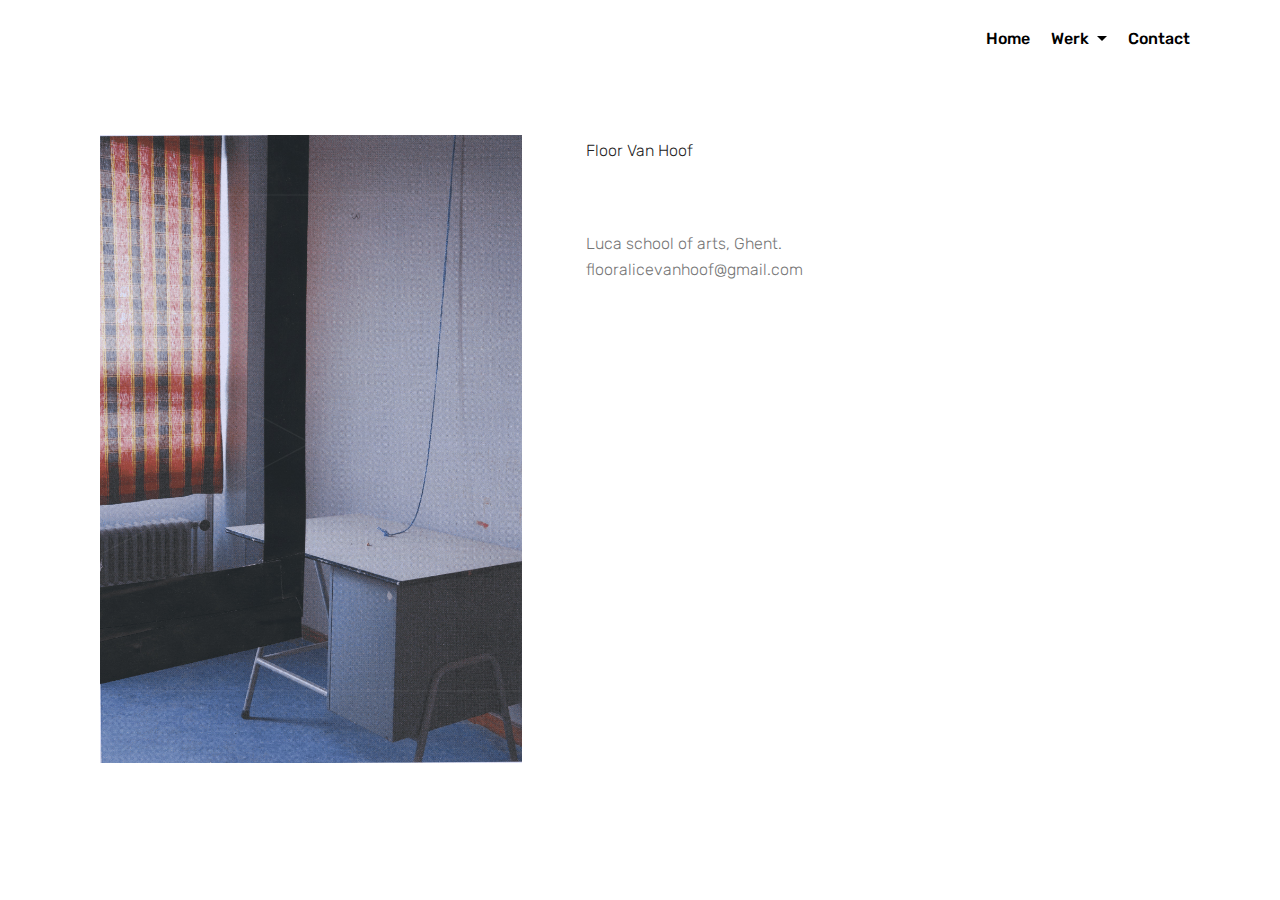
<file: index.html>
<!DOCTYPE html>
<html >
<head>
  <!-- Site made with Mobirise Website Builder v4.8.6, https://mobirise.com -->
  <meta charset="UTF-8">
  <meta http-equiv="X-UA-Compatible" content="IE=edge">
  <meta name="generator" content="Mobirise v4.8.6, mobirise.com">
  <meta name="viewport" content="width=device-width, initial-scale=1, minimum-scale=1">
  <link rel="shortcut icon" href="assets/images/logo2.png" type="image/x-icon">
  <meta name="description" content="">
  <title>Home</title>
  <link rel="stylesheet" href="assets/web/assets/mobirise-icons/mobirise-icons.css">
  <link rel="stylesheet" href="assets/tether/tether.min.css">
  <link rel="stylesheet" href="assets/bootstrap/css/bootstrap.min.css">
  <link rel="stylesheet" href="assets/bootstrap/css/bootstrap-grid.min.css">
  <link rel="stylesheet" href="assets/bootstrap/css/bootstrap-reboot.min.css">
  <link rel="stylesheet" href="assets/dropdown/css/style.css">
  <link rel="stylesheet" href="assets/theme/css/style.css">
  <link rel="stylesheet" href="assets/mobirise/css/mbr-additional.css" type="text/css">
  
  
  
</head>
<body>
  <section class="menu cid-r8IVICdXgA" once="menu" id="menu2-5">

    

    <nav class="navbar navbar-expand beta-menu navbar-dropdown align-items-center navbar-toggleable-sm">
        <button class="navbar-toggler navbar-toggler-right" type="button" data-toggle="collapse" data-target="#navbarSupportedContent" aria-controls="navbarSupportedContent" aria-expanded="false" aria-label="Toggle navigation">
            <div class="hamburger">
                <span></span>
                <span></span>
                <span></span>
                <span></span>
            </div>
        </button>
        <div class="menu-logo">
            <div class="navbar-brand">
                
                
            </div>
        </div>
        <div class="collapse navbar-collapse" id="navbarSupportedContent">
            <ul class="navbar-nav nav-dropdown nav-right navbar-nav-top-padding" data-app-modern-menu="true"><li class="nav-item">
                    <a class="nav-link link text-black display-4" href="index.html">
                        Home</a>
                </li>
                <li class="nav-item dropdown open">
                    <a class="nav-link link dropdown-toggle text-black display-4" href="Overzicht.html" data-toggle="dropdown-submenu" aria-expanded="true">
                        Werk&nbsp;</a><div class="dropdown-menu"><a class="dropdown-item text-black display-4" href="Overzicht.html" aria-expanded="false">Overzicht</a><a class="dropdown-item text-black display-4" href="eenverreafstand.html">Een verre afstand<br></a><a class="dropdown-item text-black display-4" href="begrijpende.html">Het (be)grijpende<br></a><a class="dropdown-item text-black display-4" href="16mm.html">16mm<br></a><a class="dropdown-item text-black display-4" href="hetonfotografeerbare.html">Het Onfotografeerbare<br></a><a class="dropdown-item text-black display-4" href="onherkenbare.html">(on)herkenbare<br></a><a class="dropdown-item text-black display-4" href="denacht.html" aria-expanded="false">De Nacht<br><br></a></div>
                </li><li class="nav-item"><a class="nav-link link text-black display-4" href="contact.html">
                        Contact</a></li></ul>
            
        </div>
    </nav>
</section>

<section class="engine"><a href="https://mobirise.info/s">bootstrap theme</a></section><section class="features11 cid-r8IPTGmBP3" id="features11-0">

    

    

    <div class="container">   
        <div class="col-md-12">
            <div class="media-container-row">
                <div class="mbr-figure" style="width: 45%;">
                    <img src="assets/images/schermafbeelding-2018-11-05-om-18.44.30-796x1184.jpg" alt="Mobirise" title="">
                </div>
                <div class=" align-left aside-content">
                    <h2 class="mbr-title pt-2 mbr-fonts-style display-4">Floor Van Hoof<br><br><br><br></h2>
                    <div class="mbr-section-text">
                        <p class="mbr-text mb-5 pt-3 mbr-light mbr-fonts-style display-4">Luca school of arts, Ghent.<br>flooralicevanhoof@gmail.com<br><br></p>
                    </div>

                    
                </div>
            </div>
        </div> 
    </div>          
</section>


  <script src="assets/web/assets/jquery/jquery.min.js"></script>
  <script src="assets/popper/popper.min.js"></script>
  <script src="assets/tether/tether.min.js"></script>
  <script src="assets/bootstrap/js/bootstrap.min.js"></script>
  <script src="assets/smoothscroll/smooth-scroll.js"></script>
  <script src="assets/dropdown/js/script.min.js"></script>
  <script src="assets/touchswipe/jquery.touch-swipe.min.js"></script>
  <script src="assets/theme/js/script.js"></script>
  
  
</body>
</html>
</file>
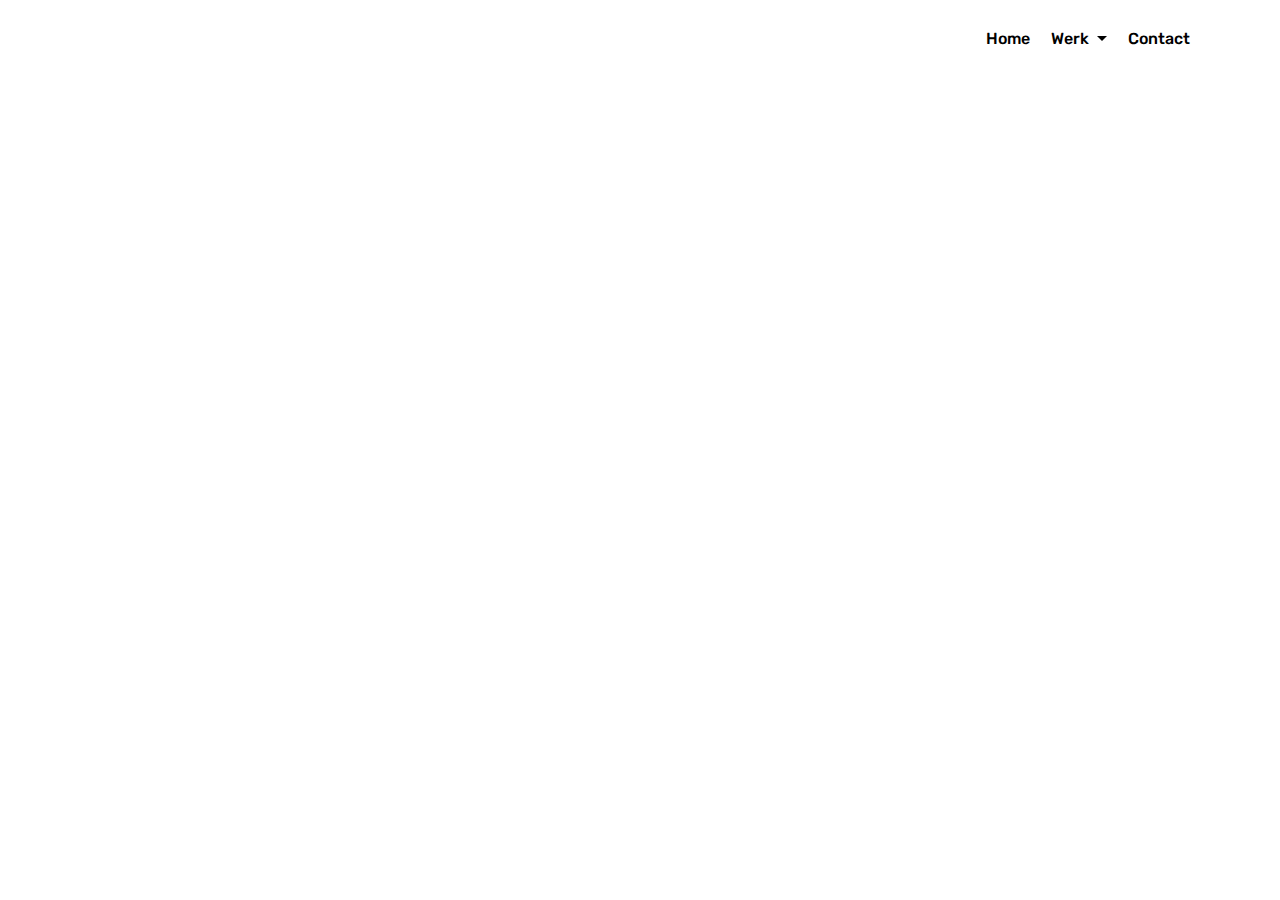
<file: 16mm.html>
<!DOCTYPE html>
<html >
<head>
  <!-- Site made with Mobirise Website Builder v4.8.6, https://mobirise.com -->
  <meta charset="UTF-8">
  <meta http-equiv="X-UA-Compatible" content="IE=edge">
  <meta name="generator" content="Mobirise v4.8.6, mobirise.com">
  <meta name="viewport" content="width=device-width, initial-scale=1, minimum-scale=1">
  <link rel="shortcut icon" href="assets/images/logo2.png" type="image/x-icon">
  <meta name="description" content="Web Site Builder Description">
  <title>16 milimeter</title>
  <link rel="stylesheet" href="assets/web/assets/mobirise-icons/mobirise-icons.css">
  <link rel="stylesheet" href="assets/tether/tether.min.css">
  <link rel="stylesheet" href="assets/bootstrap/css/bootstrap.min.css">
  <link rel="stylesheet" href="assets/bootstrap/css/bootstrap-grid.min.css">
  <link rel="stylesheet" href="assets/bootstrap/css/bootstrap-reboot.min.css">
  <link rel="stylesheet" href="assets/dropdown/css/style.css">
  <link rel="stylesheet" href="assets/theme/css/style.css">
  <link rel="stylesheet" href="assets/mobirise/css/mbr-additional.css" type="text/css">
  
  
  
</head>
<body>
  <section class="menu cid-r8IVICdXgA" once="menu" id="menu2-6">

    

    <nav class="navbar navbar-expand beta-menu navbar-dropdown align-items-center navbar-toggleable-sm">
        <button class="navbar-toggler navbar-toggler-right" type="button" data-toggle="collapse" data-target="#navbarSupportedContent" aria-controls="navbarSupportedContent" aria-expanded="false" aria-label="Toggle navigation">
            <div class="hamburger">
                <span></span>
                <span></span>
                <span></span>
                <span></span>
            </div>
        </button>
        <div class="menu-logo">
            <div class="navbar-brand">
                
                
            </div>
        </div>
        <div class="collapse navbar-collapse" id="navbarSupportedContent">
            <ul class="navbar-nav nav-dropdown nav-right navbar-nav-top-padding" data-app-modern-menu="true"><li class="nav-item">
                    <a class="nav-link link text-black display-4" href="index.html">
                        Home</a>
                </li>
                <li class="nav-item dropdown open">
                    <a class="nav-link link dropdown-toggle text-black display-4" href="Overzicht.html" data-toggle="dropdown-submenu" aria-expanded="true">
                        Werk&nbsp;</a><div class="dropdown-menu"><a class="dropdown-item text-black display-4" href="Overzicht.html" aria-expanded="false">Overzicht</a><a class="dropdown-item text-black display-4" href="eenverreafstand.html">Een verre afstand<br></a><a class="dropdown-item text-black display-4" href="begrijpende.html">Het (be)grijpende<br></a><a class="dropdown-item text-black display-4" href="16mm.html">16mm<br></a><a class="dropdown-item text-black display-4" href="hetonfotografeerbare.html">Het Onfotografeerbare<br></a><a class="dropdown-item text-black display-4" href="onherkenbare.html">(on)herkenbare<br></a><a class="dropdown-item text-black display-4" href="denacht.html" aria-expanded="false">De Nacht<br><br></a></div>
                </li><li class="nav-item"><a class="nav-link link text-black display-4" href="contact.html">
                        Contact</a></li></ul>
            
        </div>
    </nav>
</section>

<section class="engine"><a href="https://mobirise.info/q">responsive web templates</a></section><section class="cid-rc1OnRQhbq" id="video1-1z">

    
    
    <figure class="mbr-figure align-center container">
        <div class="video-block" style="width: 66%;">
            <div><iframe class="mbr-embedded-video" src="https://www.youtube.com/embed/RouHIA7Q95w?rel=0&amp;amp;showinfo=0&amp;autoplay=0&amp;loop=0" width="1280" height="720" frameborder="0" allowfullscreen></iframe></div>
        </div>
    </figure>
</section>


  <script src="assets/web/assets/jquery/jquery.min.js"></script>
  <script src="assets/popper/popper.min.js"></script>
  <script src="assets/tether/tether.min.js"></script>
  <script src="assets/bootstrap/js/bootstrap.min.js"></script>
  <script src="assets/smoothscroll/smooth-scroll.js"></script>
  <script src="assets/dropdown/js/script.min.js"></script>
  <script src="assets/touchswipe/jquery.touch-swipe.min.js"></script>
  <script src="assets/theme/js/script.js"></script>
  
  
</body>
</html>
</file>
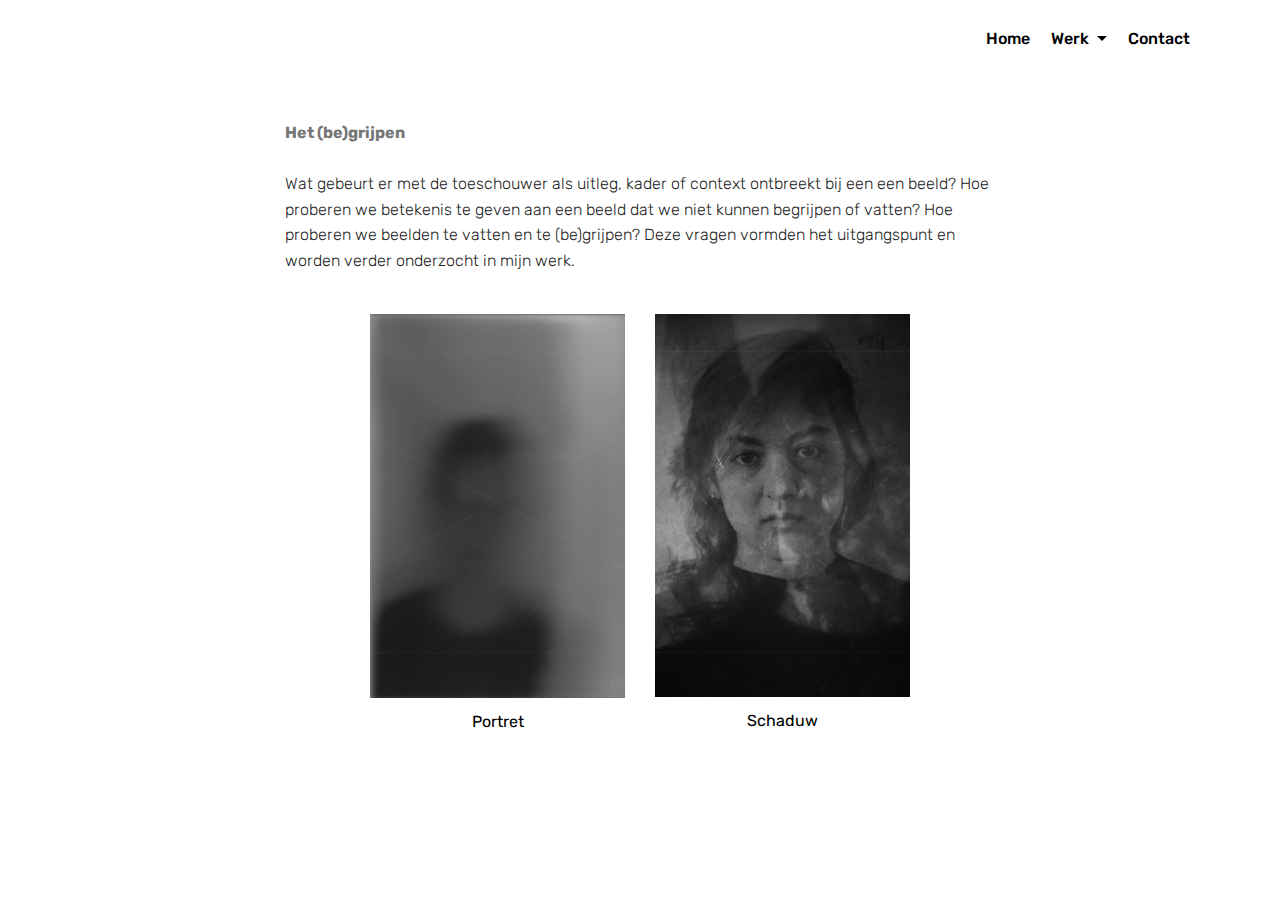
<file: begrijpende.html>
<!DOCTYPE html>
<html >
<head>
  <!-- Site made with Mobirise Website Builder v4.8.6, https://mobirise.com -->
  <meta charset="UTF-8">
  <meta http-equiv="X-UA-Compatible" content="IE=edge">
  <meta name="generator" content="Mobirise v4.8.6, mobirise.com">
  <meta name="viewport" content="width=device-width, initial-scale=1, minimum-scale=1">
  <link rel="shortcut icon" href="assets/images/logo2.png" type="image/x-icon">
  <meta name="description" content="Site Builder Description">
  <title>Het (be)grijpende</title>
  <link rel="stylesheet" href="assets/web/assets/mobirise-icons/mobirise-icons.css">
  <link rel="stylesheet" href="assets/tether/tether.min.css">
  <link rel="stylesheet" href="assets/bootstrap/css/bootstrap.min.css">
  <link rel="stylesheet" href="assets/bootstrap/css/bootstrap-grid.min.css">
  <link rel="stylesheet" href="assets/bootstrap/css/bootstrap-reboot.min.css">
  <link rel="stylesheet" href="assets/dropdown/css/style.css">
  <link rel="stylesheet" href="assets/socicon/css/styles.css">
  <link rel="stylesheet" href="assets/theme/css/style.css">
  <link rel="stylesheet" href="assets/mobirise/css/mbr-additional.css" type="text/css">
  
  
  
</head>
<body>
  <section class="menu cid-r8J7GpA5vL" once="menu" id="menu2-d">

    

    <nav class="navbar navbar-expand beta-menu navbar-dropdown align-items-center navbar-toggleable-sm">
        <button class="navbar-toggler navbar-toggler-right" type="button" data-toggle="collapse" data-target="#navbarSupportedContent" aria-controls="navbarSupportedContent" aria-expanded="false" aria-label="Toggle navigation">
            <div class="hamburger">
                <span></span>
                <span></span>
                <span></span>
                <span></span>
            </div>
        </button>
        <div class="menu-logo">
            <div class="navbar-brand">
                
                
            </div>
        </div>
        <div class="collapse navbar-collapse" id="navbarSupportedContent">
            <ul class="navbar-nav nav-dropdown nav-right navbar-nav-top-padding" data-app-modern-menu="true"><li class="nav-item">
                    <a class="nav-link link text-black display-4" href="index.html">
                        Home</a>
                </li>
                <li class="nav-item dropdown open">
                    <a class="nav-link link dropdown-toggle text-black display-4" href="Overzicht.html" data-toggle="dropdown-submenu" aria-expanded="true">
                        Werk&nbsp;</a><div class="dropdown-menu"><a class="dropdown-item text-black display-4" href="Overzicht.html" aria-expanded="false">Overzicht</a><a class="dropdown-item text-black display-4" href="eenverreafstand.html">Een verre afstand<br></a><a class="dropdown-item text-black display-4" href="begrijpende.html">Het (be)grijpende<br></a><a class="dropdown-item text-black display-4" href="16mm.html">16mm<br></a><a class="dropdown-item text-black display-4" href="hetonfotografeerbare.html">Het Onfotografeerbare<br></a><a class="dropdown-item text-black display-4" href="onherkenbare.html">(on)herkenbare<br></a><a class="dropdown-item text-black display-4" href="denacht.html" aria-expanded="false">De Nacht<br><br></a></div>
                </li><li class="nav-item"><a class="nav-link link text-black display-4" href="contact.html">
                        Contact</a></li></ul>
            
        </div>
    </nav>
</section>

<section class="engine"><a href="https://mobirise.info/q">free responsive website templates</a></section><section class="mbr-section article content1 cid-rbmKvGjlyB" id="content1-1l">
    
     

    <div class="container">
        <div class="media-container-row">
            <div class="mbr-text col-12 col-md-8 mbr-fonts-style display-4"><strong>Het (be)grijpen&nbsp;</strong><div><strong><br></strong></div><div>Wat gebeurt er met de toeschouwer als uitleg, kader of context ontbreekt bij een een beeld? Hoe proberen we betekenis te geven aan een beeld dat we niet kunnen begrijpen of vatten? Hoe proberen we beelden te vatten en te (be)grijpen? Deze vragen vormden het uitgangspunt en worden verder onderzocht in mijn werk. &nbsp;&nbsp;</div><div><strong><br></strong></div></div>
        </div>
    </div>
</section>

<section class="features16 cid-r8J11QYt3Q" id="features16-a">
    
    
    
    <div class="container align-center">
        
        
        <div class="row media-row">
            
        <div class="team-item col-lg-3 col-md-6">
                <div class="item-image">
                    <img src="assets/images/schermafbeelding-2018-11-05-om-18.13.25-304x436.jpg" alt="" title="">
                </div>
                <div class="item-caption py-3">
                    <div class="item-name px-2">
                        <p class="mbr-fonts-style display-4"><a href="page10.html" class="text-black">
                           Portret</a><br><br></p>
                    </div>
                    
                    
                </div>
            </div><div class="team-item col-lg-3 col-md-6">
                <div class="item-image">
                    <img src="assets/images/print-1-510x765.jpg" alt="" title="">
                </div>
                <div class="item-caption py-3">
                    <div class="item-name px-2">
                        <p class="mbr-fonts-style display-4"><a href="page9.html" class="text-black">
                           Schaduw</a><br><br></p>
                    </div>
                    
                    
                </div>
            </div></div>    
    </div>
</section>


  <script src="assets/web/assets/jquery/jquery.min.js"></script>
  <script src="assets/popper/popper.min.js"></script>
  <script src="assets/tether/tether.min.js"></script>
  <script src="assets/bootstrap/js/bootstrap.min.js"></script>
  <script src="assets/smoothscroll/smooth-scroll.js"></script>
  <script src="assets/dropdown/js/script.min.js"></script>
  <script src="assets/touchswipe/jquery.touch-swipe.min.js"></script>
  <script src="assets/theme/js/script.js"></script>
  
  
</body>
</html>
</file>
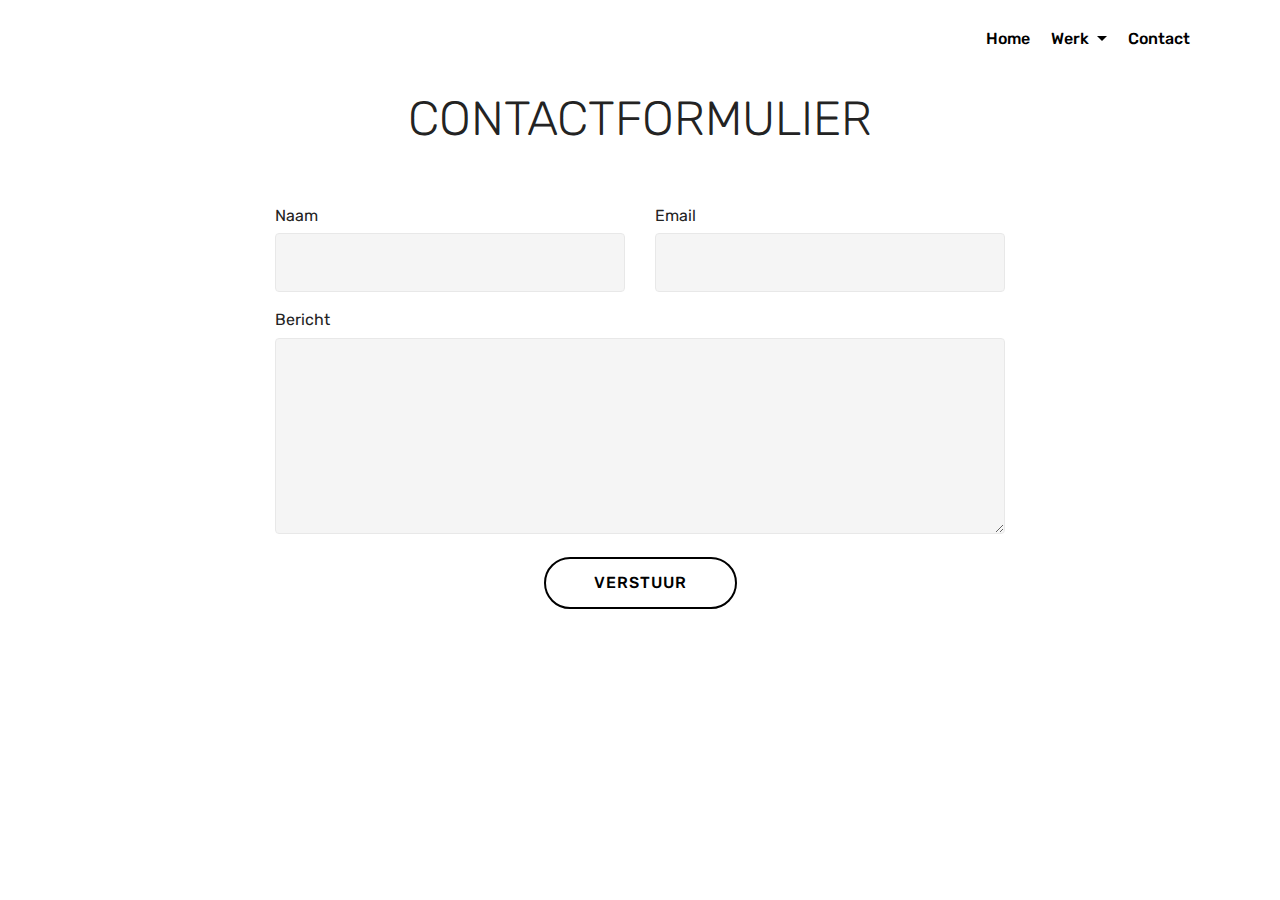
<file: contact.html>
<!DOCTYPE html>
<html >
<head>
  <!-- Site made with Mobirise Website Builder v4.8.6, https://mobirise.com -->
  <meta charset="UTF-8">
  <meta http-equiv="X-UA-Compatible" content="IE=edge">
  <meta name="generator" content="Mobirise v4.8.6, mobirise.com">
  <meta name="viewport" content="width=device-width, initial-scale=1, minimum-scale=1">
  <link rel="shortcut icon" href="assets/images/logo2.png" type="image/x-icon">
  <meta name="description" content="Site Generator Description">
  <title>Contact</title>
  <link rel="stylesheet" href="assets/web/assets/mobirise-icons/mobirise-icons.css">
  <link rel="stylesheet" href="assets/tether/tether.min.css">
  <link rel="stylesheet" href="assets/bootstrap/css/bootstrap.min.css">
  <link rel="stylesheet" href="assets/bootstrap/css/bootstrap-grid.min.css">
  <link rel="stylesheet" href="assets/bootstrap/css/bootstrap-reboot.min.css">
  <link rel="stylesheet" href="assets/dropdown/css/style.css">
  <link rel="stylesheet" href="assets/theme/css/style.css">
  <link rel="stylesheet" href="assets/mobirise/css/mbr-additional.css" type="text/css">
  
  
  
</head>
<body>
  <section class="menu cid-r8J8cFs0wg" once="menu" id="menu2-i">

    

    <nav class="navbar navbar-expand beta-menu navbar-dropdown align-items-center navbar-toggleable-sm">
        <button class="navbar-toggler navbar-toggler-right" type="button" data-toggle="collapse" data-target="#navbarSupportedContent" aria-controls="navbarSupportedContent" aria-expanded="false" aria-label="Toggle navigation">
            <div class="hamburger">
                <span></span>
                <span></span>
                <span></span>
                <span></span>
            </div>
        </button>
        <div class="menu-logo">
            <div class="navbar-brand">
                
                
            </div>
        </div>
        <div class="collapse navbar-collapse" id="navbarSupportedContent">
            <ul class="navbar-nav nav-dropdown nav-right navbar-nav-top-padding" data-app-modern-menu="true"><li class="nav-item">
                    <a class="nav-link link text-black display-4" href="index.html">
                        Home</a>
                </li>
                <li class="nav-item dropdown open">
                    <a class="nav-link link dropdown-toggle text-black display-4" href="Overzicht.html" data-toggle="dropdown-submenu" aria-expanded="true">
                        Werk&nbsp;</a><div class="dropdown-menu"><a class="dropdown-item text-black display-4" href="Overzicht.html" aria-expanded="false">Overzicht</a><a class="dropdown-item text-black display-4" href="eenverreafstand.html">Een verre afstand<br></a><a class="dropdown-item text-black display-4" href="begrijpende.html">Het (be)grijpende<br></a><a class="dropdown-item text-black display-4" href="16mm.html">16mm<br></a><a class="dropdown-item text-black display-4" href="hetonfotografeerbare.html">Het Onfotografeerbare<br></a><a class="dropdown-item text-black display-4" href="onherkenbare.html">(on)herkenbare<br></a><a class="dropdown-item text-black display-4" href="denacht.html" aria-expanded="false">De Nacht<br><br></a></div>
                </li><li class="nav-item"><a class="nav-link link text-black display-4" href="contact.html">
                        Contact</a></li></ul>
            
        </div>
    </nav>
</section>

<section class="engine"><a href="https://mobirise.info/z">best free css templates</a></section><section class="mbr-section form1 cid-r8IQp7wCJC" id="form1-1">

    

    
    <div class="container">
        <div class="row justify-content-center">
            <div class="title col-12 col-lg-8">
                <h2 class="mbr-section-title align-center pb-3 mbr-fonts-style display-2">
                    CONTACTFORMULIER
                </h2>
                
            </div>
        </div>
    </div>
    <div class="container">
        <div class="row justify-content-center">
            <div class="media-container-column col-lg-8" data-form-type="formoid">
                    <div data-form-alert="" hidden=""></div>
            
                    <form class="mbr-form" action="https://mobirise.com/" method="post" data-form-title="Mobirise Form"><input type="hidden" name="email" data-form-email="true" value="R+UYNVT3amFMPwc4QdDlNIDpwJEGOVwWlZFYF9KISSZiS6z6qjelW8Teqcp09TH2q33c82CoQHuI4XZoC/9++mkOpJPfXFyT7DFQcLb3R5J6QIJSqZP03DPSF4A5jh6G">
                        <div class="row row-sm-offset">
                            <div class="col-md-4 multi-horizontal" data-for="name">
                                <div class="form-group">
                                    <label class="form-control-label mbr-fonts-style display-7" for="name-form1-1">Naam</label>
                                    <input type="text" class="form-control" name="name" data-form-field="Name" required="" id="name-form1-1">
                                </div>
                            </div>
                            <div class="col-md-4 multi-horizontal" data-for="email">
                                <div class="form-group">
                                    <label class="form-control-label mbr-fonts-style display-7" for="email-form1-1">Email</label>
                                    <input type="email" class="form-control" name="email" data-form-field="Email" required="" id="email-form1-1">
                                </div>
                            </div>
                            
                        </div>
                        <div class="form-group" data-for="message">
                            <label class="form-control-label mbr-fonts-style display-7" for="message-form1-1">Bericht</label>
                            <textarea type="text" class="form-control" name="message" rows="7" data-form-field="Message" id="message-form1-1"></textarea>
                        </div>
            
                        <span class="input-group-btn"><button href="" type="submit" class="btn btn-form btn-black-outline display-4">VERSTUUR</button></span>
                    </form>
            </div>
        </div>
    </div>
</section>


  <script src="assets/web/assets/jquery/jquery.min.js"></script>
  <script src="assets/popper/popper.min.js"></script>
  <script src="assets/tether/tether.min.js"></script>
  <script src="assets/bootstrap/js/bootstrap.min.js"></script>
  <script src="assets/smoothscroll/smooth-scroll.js"></script>
  <script src="assets/dropdown/js/script.min.js"></script>
  <script src="assets/touchswipe/jquery.touch-swipe.min.js"></script>
  <script src="assets/theme/js/script.js"></script>
  <script src="assets/formoid/formoid.min.js"></script>
  
  
</body>
</html>
</file>
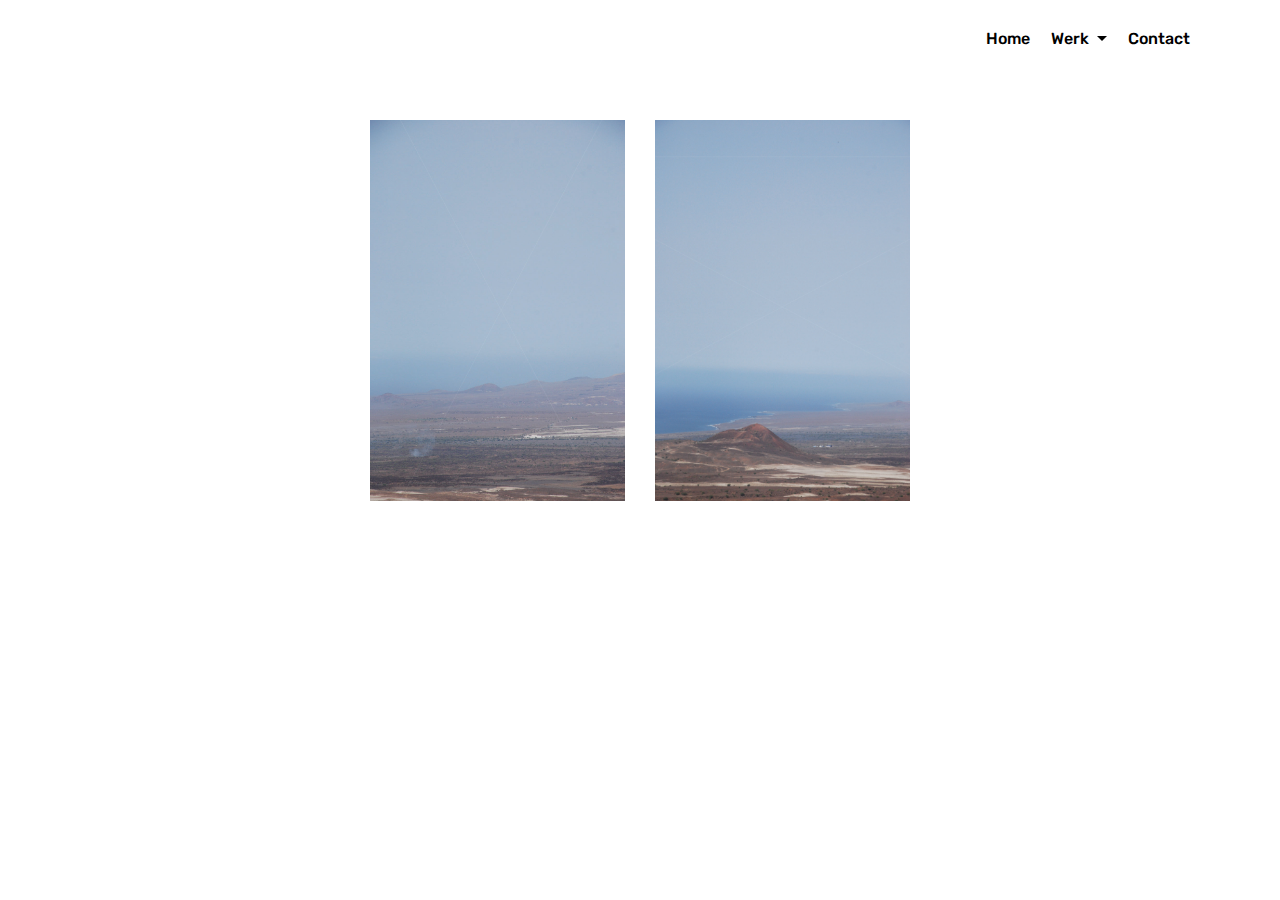
<file: eenverreafstand.html>
<!DOCTYPE html>
<html >
<head>
  <!-- Site made with Mobirise Website Builder v4.8.6, https://mobirise.com -->
  <meta charset="UTF-8">
  <meta http-equiv="X-UA-Compatible" content="IE=edge">
  <meta name="generator" content="Mobirise v4.8.6, mobirise.com">
  <meta name="viewport" content="width=device-width, initial-scale=1, minimum-scale=1">
  <link rel="shortcut icon" href="assets/images/logo2.png" type="image/x-icon">
  <meta name="description" content="Web Builder Description">
  <title>Een verre afstand</title>
  <link rel="stylesheet" href="assets/web/assets/mobirise-icons/mobirise-icons.css">
  <link rel="stylesheet" href="assets/tether/tether.min.css">
  <link rel="stylesheet" href="assets/bootstrap/css/bootstrap.min.css">
  <link rel="stylesheet" href="assets/bootstrap/css/bootstrap-grid.min.css">
  <link rel="stylesheet" href="assets/bootstrap/css/bootstrap-reboot.min.css">
  <link rel="stylesheet" href="assets/dropdown/css/style.css">
  <link rel="stylesheet" href="assets/socicon/css/styles.css">
  <link rel="stylesheet" href="assets/theme/css/style.css">
  <link rel="stylesheet" href="assets/mobirise/css/mbr-additional.css" type="text/css">
  
  
  
</head>
<body>
  <section class="menu cid-r8J86rICTf" once="menu" id="menu2-g">

    

    <nav class="navbar navbar-expand beta-menu navbar-dropdown align-items-center navbar-toggleable-sm">
        <button class="navbar-toggler navbar-toggler-right" type="button" data-toggle="collapse" data-target="#navbarSupportedContent" aria-controls="navbarSupportedContent" aria-expanded="false" aria-label="Toggle navigation">
            <div class="hamburger">
                <span></span>
                <span></span>
                <span></span>
                <span></span>
            </div>
        </button>
        <div class="menu-logo">
            <div class="navbar-brand">
                
                
            </div>
        </div>
        <div class="collapse navbar-collapse" id="navbarSupportedContent">
            <ul class="navbar-nav nav-dropdown nav-right navbar-nav-top-padding" data-app-modern-menu="true"><li class="nav-item">
                    <a class="nav-link link text-black display-4" href="index.html">
                        Home</a>
                </li>
                <li class="nav-item dropdown open">
                    <a class="nav-link link dropdown-toggle text-black display-4" href="Overzicht.html" data-toggle="dropdown-submenu" aria-expanded="true">
                        Werk&nbsp;</a><div class="dropdown-menu"><a class="dropdown-item text-black display-4" href="Overzicht.html" aria-expanded="false">Overzicht</a><a class="dropdown-item text-black display-4" href="eenverreafstand.html">Een verre afstand<br></a><a class="dropdown-item text-black display-4" href="begrijpende.html">Het (be)grijpende<br></a><a class="dropdown-item text-black display-4" href="16mm.html">16mm<br></a><a class="dropdown-item text-black display-4" href="hetonfotografeerbare.html">Het Onfotografeerbare<br></a><a class="dropdown-item text-black display-4" href="onherkenbare.html">(on)herkenbare<br></a><a class="dropdown-item text-black display-4" href="denacht.html" aria-expanded="false">De Nacht<br><br></a></div>
                </li><li class="nav-item"><a class="nav-link link text-black display-4" href="contact.html">
                        Contact</a></li></ul>
            
        </div>
    </nav>
</section>

<section class="engine"><a href="https://mobirise.info/m">free site design templates</a></section><section class="features16 cid-rcGvdRNntM" id="features16-21">
    
    
    
    <div class="container align-center">
        
        
        <div class="row media-row">
            
        <div class="team-item col-lg-3 col-md-6">
                <div class="item-image">
                    <img src="assets/images/dsc-272-1466x981.jpg" alt="" title="">
                </div>
                
            </div><div class="team-item col-lg-3 col-md-6">
                <div class="item-image">
                    <img src="assets/images/dsc-272-1466x2190.jpg" alt="" title="">
                </div>
                
            </div></div>    
    </div>
</section>


  <script src="assets/web/assets/jquery/jquery.min.js"></script>
  <script src="assets/popper/popper.min.js"></script>
  <script src="assets/tether/tether.min.js"></script>
  <script src="assets/bootstrap/js/bootstrap.min.js"></script>
  <script src="assets/smoothscroll/smooth-scroll.js"></script>
  <script src="assets/dropdown/js/script.min.js"></script>
  <script src="assets/touchswipe/jquery.touch-swipe.min.js"></script>
  <script src="assets/theme/js/script.js"></script>
  
  
</body>
</html>
</file>
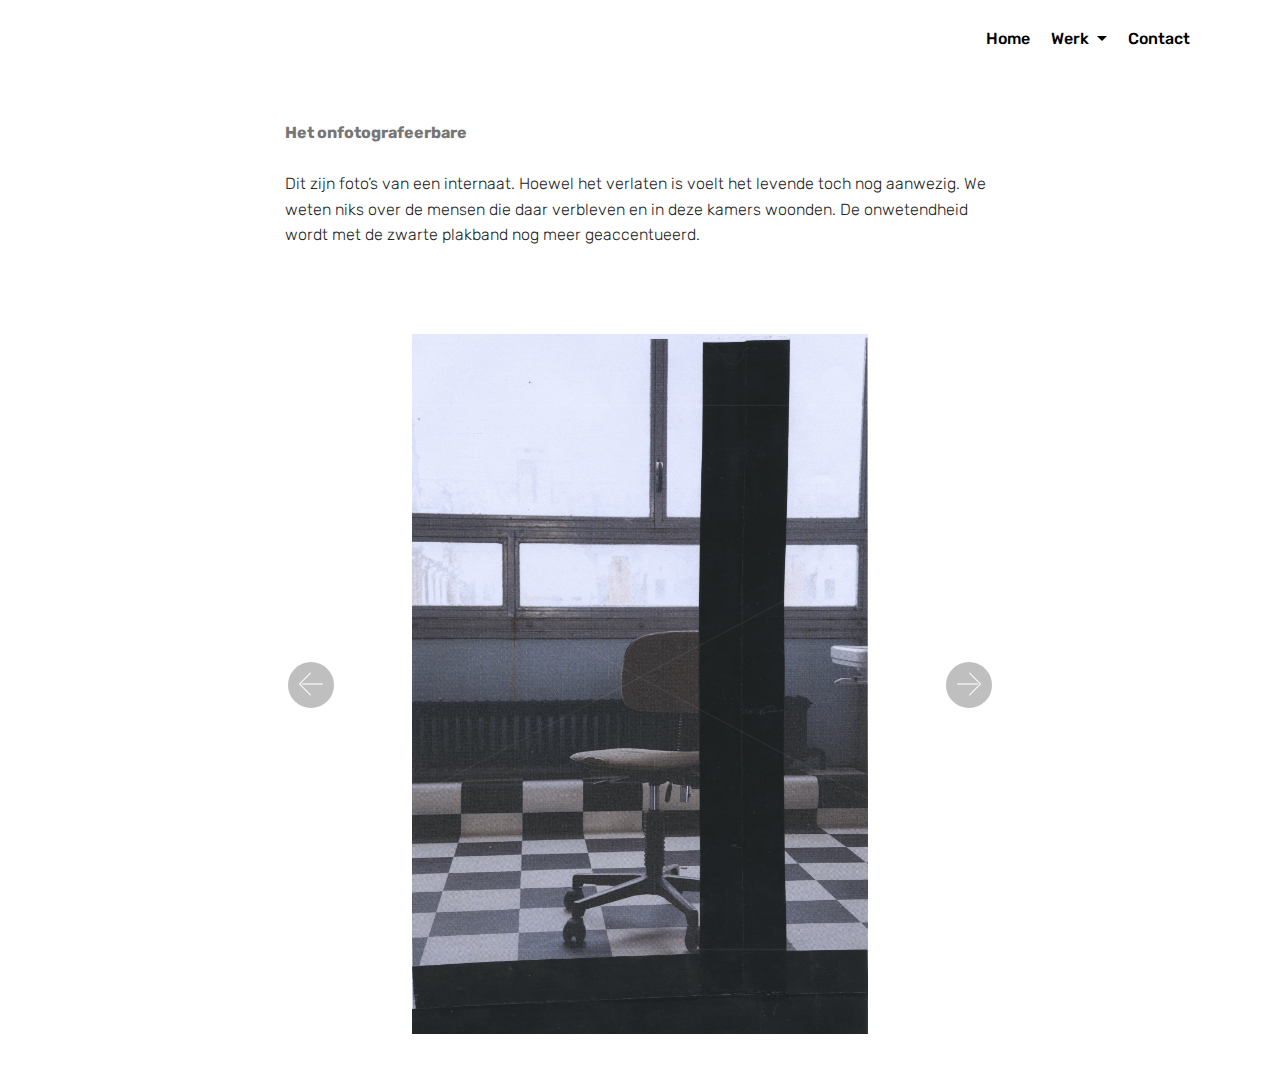
<file: hetonfotografeerbare.html>
<!DOCTYPE html>
<html >
<head>
  <!-- Site made with Mobirise Website Builder v4.8.6, https://mobirise.com -->
  <meta charset="UTF-8">
  <meta http-equiv="X-UA-Compatible" content="IE=edge">
  <meta name="generator" content="Mobirise v4.8.6, mobirise.com">
  <meta name="viewport" content="width=device-width, initial-scale=1, minimum-scale=1">
  <link rel="shortcut icon" href="assets/images/logo2.png" type="image/x-icon">
  <meta name="description" content="Web Page Creator Description">
  <title>Het onfotografeerbare</title>
  <link rel="stylesheet" href="assets/web/assets/mobirise-icons/mobirise-icons.css">
  <link rel="stylesheet" href="assets/tether/tether.min.css">
  <link rel="stylesheet" href="assets/bootstrap/css/bootstrap.min.css">
  <link rel="stylesheet" href="assets/bootstrap/css/bootstrap-grid.min.css">
  <link rel="stylesheet" href="assets/bootstrap/css/bootstrap-reboot.min.css">
  <link rel="stylesheet" href="assets/dropdown/css/style.css">
  <link rel="stylesheet" href="assets/theme/css/style.css">
  <link rel="stylesheet" href="assets/mobirise/css/mbr-additional.css" type="text/css">
  
  
  
</head>
<body>
  <section class="menu cid-r8J83OCa3D" once="menu" id="menu2-f">

    

    <nav class="navbar navbar-expand beta-menu navbar-dropdown align-items-center navbar-toggleable-sm">
        <button class="navbar-toggler navbar-toggler-right" type="button" data-toggle="collapse" data-target="#navbarSupportedContent" aria-controls="navbarSupportedContent" aria-expanded="false" aria-label="Toggle navigation">
            <div class="hamburger">
                <span></span>
                <span></span>
                <span></span>
                <span></span>
            </div>
        </button>
        <div class="menu-logo">
            <div class="navbar-brand">
                
                
            </div>
        </div>
        <div class="collapse navbar-collapse" id="navbarSupportedContent">
            <ul class="navbar-nav nav-dropdown nav-right navbar-nav-top-padding" data-app-modern-menu="true"><li class="nav-item">
                    <a class="nav-link link text-black display-4" href="index.html">
                        Home</a>
                </li>
                <li class="nav-item dropdown open">
                    <a class="nav-link link dropdown-toggle text-black display-4" href="Overzicht.html" data-toggle="dropdown-submenu" aria-expanded="true">
                        Werk&nbsp;</a><div class="dropdown-menu"><a class="dropdown-item text-black display-4" href="Overzicht.html" aria-expanded="false">Overzicht</a><a class="dropdown-item text-black display-4" href="eenverreafstand.html">Een verre afstand<br></a><a class="dropdown-item text-black display-4" href="begrijpende.html">Het (be)grijpende<br></a><a class="dropdown-item text-black display-4" href="16mm.html">16mm<br></a><a class="dropdown-item text-black display-4" href="hetonfotografeerbare.html">Het Onfotografeerbare<br></a><a class="dropdown-item text-black display-4" href="onherkenbare.html">(on)herkenbare<br></a><a class="dropdown-item text-black display-4" href="denacht.html" aria-expanded="false">De Nacht<br><br></a></div>
                </li><li class="nav-item"><a class="nav-link link text-black display-4" href="contact.html">
                        Contact</a></li></ul>
            
        </div>
    </nav>
</section>

<section class="engine"><a href="https://mobirise.info/r">bootstrap template</a></section><section class="mbr-section article content1 cid-rbmLMwDtqQ" id="content1-1o">
    
     

    <div class="container">
        <div class="media-container-row">
            <div class="mbr-text col-12 col-md-8 mbr-fonts-style display-4"><strong>Het onfotografeerbare&nbsp;</strong><div><strong><br></strong></div><div>Dit zijn foto’s van een internaat. Hoewel het verlaten is voelt het levende toch nog aanwezig. We weten niks over de mensen die daar verbleven en in deze kamers woonden. De onwetendheid wordt met de zwarte plakband nog meer geaccentueerd. &nbsp;</div><div><strong><br></strong></div></div>
        </div>
    </div>
</section>

<section class="carousel slide cid-rcGubs6tP5" data-interval="false" id="slider2-1z">

    
    <div class="container content-slider">
        <div class="content-slider-wrap">
            <div><div class="mbr-slider slide carousel" data-pause="true" data-keyboard="false" data-ride="false" data-interval="false"><div class="carousel-inner" role="listbox"><div class="carousel-item slider-fullscreen-image" data-bg-video-slide="false" style="background-image: url(assets/images/schermafbeelding-2018-11-05-om-18.44.30-796x1184.jpg);"><div class="container container-slide"><div class="image_wrapper"><img src="assets/images/schermafbeelding-2018-11-05-om-18.44.30-796x1184.jpg"><div class="carousel-caption justify-content-center"><div class="col-10 align-center"></div></div></div></div></div><div class="carousel-item slider-fullscreen-image active" data-bg-video-slide="false" style="background-image: url(assets/images/schermafbeelding-2018-11-05-om-18.44.12-804x1234.jpg);"><div class="container container-slide"><div class="image_wrapper"><img src="assets/images/schermafbeelding-2018-11-05-om-18.44.12-804x1234.jpg"><div class="carousel-caption justify-content-center"><div class="col-10 align-center"></div></div></div></div></div><div class="carousel-item slider-fullscreen-image" data-bg-video-slide="false" style="background-image: url(assets/images/schermafbeelding-2018-11-05-om-18.44.55-794x1202.jpg);"><div class="container container-slide"><div class="image_wrapper"><img src="assets/images/schermafbeelding-2018-11-05-om-18.44.55-794x1202.jpg"><div class="carousel-caption justify-content-center"><div class="col-10 align-center"></div></div></div></div></div><div class="carousel-item slider-fullscreen-image" data-bg-video-slide="false" style="background-image: url(assets/images/schermafbeelding-2018-11-05-om-18.44.43-812x1230.jpg);"><div class="container container-slide"><div class="image_wrapper"><img src="assets/images/schermafbeelding-2018-11-05-om-18.44.43-812x1230.jpg"><div class="carousel-caption justify-content-center"><div class="col-10 align-center"></div></div></div></div></div></div><a data-app-prevent-settings="" class="carousel-control carousel-control-prev" role="button" data-slide="prev" href="#slider2-1z"><span aria-hidden="true" class="mbri-left mbr-iconfont"></span><span class="sr-only">Previous</span></a><a data-app-prevent-settings="" class="carousel-control carousel-control-next" role="button" data-slide="next" href="#slider2-1z"><span aria-hidden="true" class="mbri-right mbr-iconfont"></span><span class="sr-only">Next</span></a></div></div> 
        </div>
    </div>
</section>


  <script src="assets/web/assets/jquery/jquery.min.js"></script>
  <script src="assets/popper/popper.min.js"></script>
  <script src="assets/tether/tether.min.js"></script>
  <script src="assets/bootstrap/js/bootstrap.min.js"></script>
  <script src="assets/smoothscroll/smooth-scroll.js"></script>
  <script src="assets/dropdown/js/script.min.js"></script>
  <script src="assets/bootstrapcarouselswipe/bootstrap-carousel-swipe.js"></script>
  <script src="assets/ytplayer/jquery.mb.ytplayer.min.js"></script>
  <script src="assets/vimeoplayer/jquery.mb.vimeo_player.js"></script>
  <script src="assets/touchswipe/jquery.touch-swipe.min.js"></script>
  <script src="assets/theme/js/script.js"></script>
  <script src="assets/slidervideo/script.js"></script>
  
  
</body>
</html>
</file>
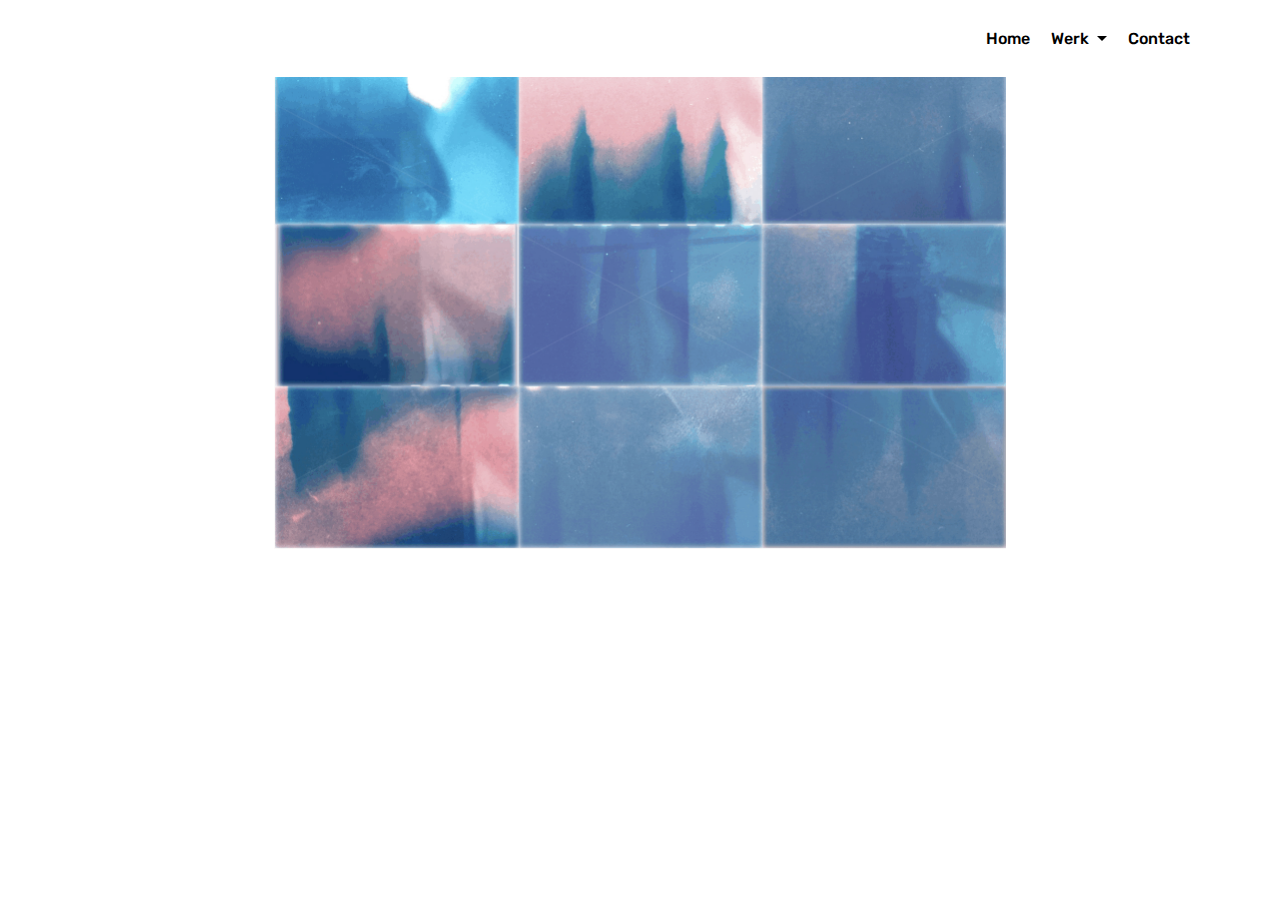
<file: onherkenbare.html>
<!DOCTYPE html>
<html >
<head>
  <!-- Site made with Mobirise Website Builder v4.8.6, https://mobirise.com -->
  <meta charset="UTF-8">
  <meta http-equiv="X-UA-Compatible" content="IE=edge">
  <meta name="generator" content="Mobirise v4.8.6, mobirise.com">
  <meta name="viewport" content="width=device-width, initial-scale=1, minimum-scale=1">
  <link rel="shortcut icon" href="assets/images/logo2.png" type="image/x-icon">
  <meta name="description" content="Website Builder Description">
  <title>(on)herkenbare</title>
  <link rel="stylesheet" href="assets/web/assets/mobirise-icons/mobirise-icons.css">
  <link rel="stylesheet" href="assets/tether/tether.min.css">
  <link rel="stylesheet" href="assets/bootstrap/css/bootstrap.min.css">
  <link rel="stylesheet" href="assets/bootstrap/css/bootstrap-grid.min.css">
  <link rel="stylesheet" href="assets/bootstrap/css/bootstrap-reboot.min.css">
  <link rel="stylesheet" href="assets/dropdown/css/style.css">
  <link rel="stylesheet" href="assets/theme/css/style.css">
  <link rel="stylesheet" href="assets/mobirise/css/mbr-additional.css" type="text/css">
  
  
  
</head>
<body>
  <section class="menu cid-r8J81Wq7IR" once="menu" id="menu2-e">

    

    <nav class="navbar navbar-expand beta-menu navbar-dropdown align-items-center navbar-toggleable-sm">
        <button class="navbar-toggler navbar-toggler-right" type="button" data-toggle="collapse" data-target="#navbarSupportedContent" aria-controls="navbarSupportedContent" aria-expanded="false" aria-label="Toggle navigation">
            <div class="hamburger">
                <span></span>
                <span></span>
                <span></span>
                <span></span>
            </div>
        </button>
        <div class="menu-logo">
            <div class="navbar-brand">
                
                
            </div>
        </div>
        <div class="collapse navbar-collapse" id="navbarSupportedContent">
            <ul class="navbar-nav nav-dropdown nav-right navbar-nav-top-padding" data-app-modern-menu="true"><li class="nav-item">
                    <a class="nav-link link text-black display-4" href="index.html">
                        Home</a>
                </li>
                <li class="nav-item dropdown open">
                    <a class="nav-link link dropdown-toggle text-black display-4" href="Overzicht.html" data-toggle="dropdown-submenu" aria-expanded="true">
                        Werk&nbsp;</a><div class="dropdown-menu"><a class="dropdown-item text-black display-4" href="Overzicht.html" aria-expanded="false">Overzicht</a><a class="dropdown-item text-black display-4" href="eenverreafstand.html">Een verre afstand<br></a><a class="dropdown-item text-black display-4" href="begrijpende.html">Het (be)grijpende<br></a><a class="dropdown-item text-black display-4" href="16mm.html">16mm<br></a><a class="dropdown-item text-black display-4" href="hetonfotografeerbare.html">Het Onfotografeerbare<br></a><a class="dropdown-item text-black display-4" href="onherkenbare.html">(on)herkenbare<br></a><a class="dropdown-item text-black display-4" href="denacht.html" aria-expanded="false">De Nacht<br><br></a></div>
                </li><li class="nav-item"><a class="nav-link link text-black display-4" href="contact.html">
                        Contact</a></li></ul>
            
        </div>
    </nav>
</section>

<section class="engine"><a href="https://mobirise.info/s">free bootstrap themes</a></section><section class="cid-r95l3u7XwP" id="image1-p">

    

    <figure class="mbr-figure container">
            <div class="image-block" style="width: 66%;">
                <img src="assets/images/schermafbeelding-2018-11-07-om-15.19.10-1466x979.jpg" width="1400" alt="Mobirise" title="">
                
            </div>
    </figure>
</section>


  <script src="assets/web/assets/jquery/jquery.min.js"></script>
  <script src="assets/popper/popper.min.js"></script>
  <script src="assets/tether/tether.min.js"></script>
  <script src="assets/bootstrap/js/bootstrap.min.js"></script>
  <script src="assets/smoothscroll/smooth-scroll.js"></script>
  <script src="assets/dropdown/js/script.min.js"></script>
  <script src="assets/touchswipe/jquery.touch-swipe.min.js"></script>
  <script src="assets/theme/js/script.js"></script>
  
  
</body>
</html>
</file>
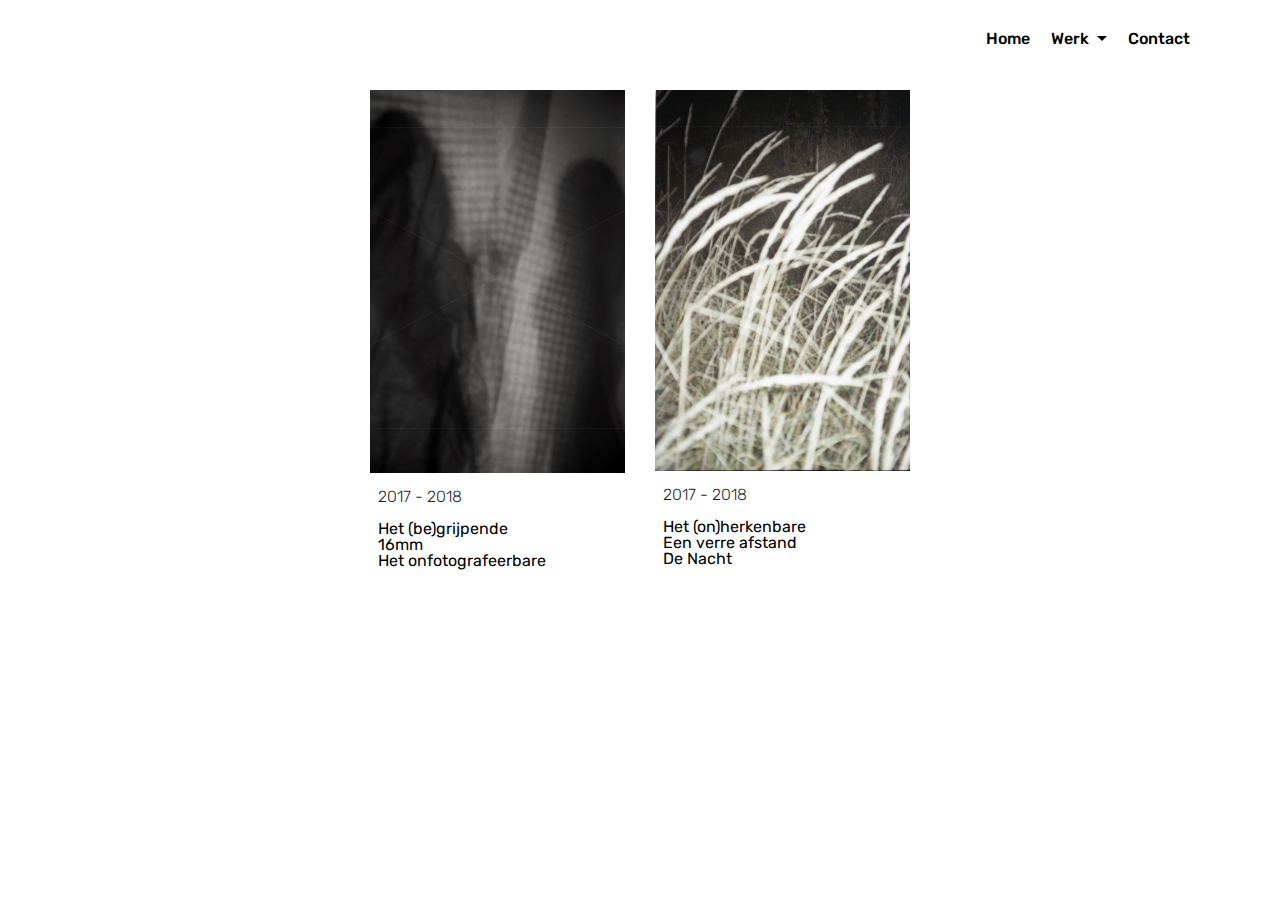
<file: Overzicht.html>
<!DOCTYPE html>
<html >
<head>
  <!-- Site made with Mobirise Website Builder v4.8.6, https://mobirise.com -->
  <meta charset="UTF-8">
  <meta http-equiv="X-UA-Compatible" content="IE=edge">
  <meta name="generator" content="Mobirise v4.8.6, mobirise.com">
  <meta name="viewport" content="width=device-width, initial-scale=1, minimum-scale=1">
  <link rel="shortcut icon" href="assets/images/logo2.png" type="image/x-icon">
  <meta name="description" content="Website Builder Description">
  <title>Overzicht</title>
  <link rel="stylesheet" href="assets/web/assets/mobirise-icons/mobirise-icons.css">
  <link rel="stylesheet" href="assets/tether/tether.min.css">
  <link rel="stylesheet" href="assets/bootstrap/css/bootstrap.min.css">
  <link rel="stylesheet" href="assets/bootstrap/css/bootstrap-grid.min.css">
  <link rel="stylesheet" href="assets/bootstrap/css/bootstrap-reboot.min.css">
  <link rel="stylesheet" href="assets/dropdown/css/style.css">
  <link rel="stylesheet" href="assets/socicon/css/styles.css">
  <link rel="stylesheet" href="assets/theme/css/style.css">
  <link rel="stylesheet" href="assets/mobirise/css/mbr-additional.css" type="text/css">
  
  
  
</head>
<body>
  <section class="menu cid-r8J89SGdfU" once="menu" id="menu2-h">

    

    <nav class="navbar navbar-expand beta-menu navbar-dropdown align-items-center navbar-toggleable-sm">
        <button class="navbar-toggler navbar-toggler-right" type="button" data-toggle="collapse" data-target="#navbarSupportedContent" aria-controls="navbarSupportedContent" aria-expanded="false" aria-label="Toggle navigation">
            <div class="hamburger">
                <span></span>
                <span></span>
                <span></span>
                <span></span>
            </div>
        </button>
        <div class="menu-logo">
            <div class="navbar-brand">
                
                
            </div>
        </div>
        <div class="collapse navbar-collapse" id="navbarSupportedContent">
            <ul class="navbar-nav nav-dropdown nav-right navbar-nav-top-padding" data-app-modern-menu="true"><li class="nav-item">
                    <a class="nav-link link text-black display-4" href="index.html">
                        Home</a>
                </li>
                <li class="nav-item dropdown open">
                    <a class="nav-link link dropdown-toggle text-black display-4" href="Overzicht.html" data-toggle="dropdown-submenu" aria-expanded="true">
                        Werk&nbsp;</a><div class="dropdown-menu"><a class="dropdown-item text-black display-4" href="Overzicht.html" aria-expanded="false">Overzicht</a><a class="dropdown-item text-black display-4" href="eenverreafstand.html">Een verre afstand<br></a><a class="dropdown-item text-black display-4" href="begrijpende.html">Het (be)grijpende<br></a><a class="dropdown-item text-black display-4" href="16mm.html">16mm<br></a><a class="dropdown-item text-black display-4" href="hetonfotografeerbare.html">Het Onfotografeerbare<br></a><a class="dropdown-item text-black display-4" href="onherkenbare.html">(on)herkenbare<br></a><a class="dropdown-item text-black display-4" href="denacht.html" aria-expanded="false">De Nacht<br><br></a></div>
                </li><li class="nav-item"><a class="nav-link link text-black display-4" href="contact.html">
                        Contact</a></li></ul>
            
        </div>
    </nav>
</section>

<section class="engine"><a href="https://mobirise.info">Mobirise</a></section><section class="features16 cid-r8IRe575Q5" id="features16-3">
    
    
    
    <div class="container align-center">
        
        
        <div class="row media-row">
            
        <div class="team-item col-lg-3 col-md-6">
                <div class="item-image">
                    <img src="assets/images/print3-1-510x765.jpg" alt="" title="">
                </div>
                <div class="item-caption py-3">
                    <div class="item-name px-2">
                        <p class="mbr-fonts-style display-4">2017 - 2018<br><br><a href="page8.html" class="text-black">Het (be)grijpende</a><br><a href="page5.html" class="text-black">16mm</a><br><a href="page6.html" class="text-black">Het onfotografeerbare</a></p>
                    </div>
                    
                    
                </div>
            </div><div class="team-item col-lg-3 col-md-6">
                <div class="item-image">
                    <img src="assets/images/floor017-1.jpg" alt="" title="">
                </div>
                <div class="item-caption py-3">
                    <div class="item-name px-2">
                        <p class="mbr-fonts-style display-4">2017 - 2018<br><br><a href="page7.html" class="text-black">Het (on)herkenbare&nbsp;</a><br><a href="page3.html" class="text-black">Een verre afstand</a><br><a href="page12.html" class="text-black">De Nacht</a></p><p>&nbsp;</p><p>&nbsp;</p>
                    </div>
                    
                    
                </div>
            </div></div>    
    </div>
</section>


  <script src="assets/web/assets/jquery/jquery.min.js"></script>
  <script src="assets/popper/popper.min.js"></script>
  <script src="assets/tether/tether.min.js"></script>
  <script src="assets/bootstrap/js/bootstrap.min.js"></script>
  <script src="assets/smoothscroll/smooth-scroll.js"></script>
  <script src="assets/dropdown/js/script.min.js"></script>
  <script src="assets/touchswipe/jquery.touch-swipe.min.js"></script>
  <script src="assets/theme/js/script.js"></script>
  
  
</body>
</html>
</file>
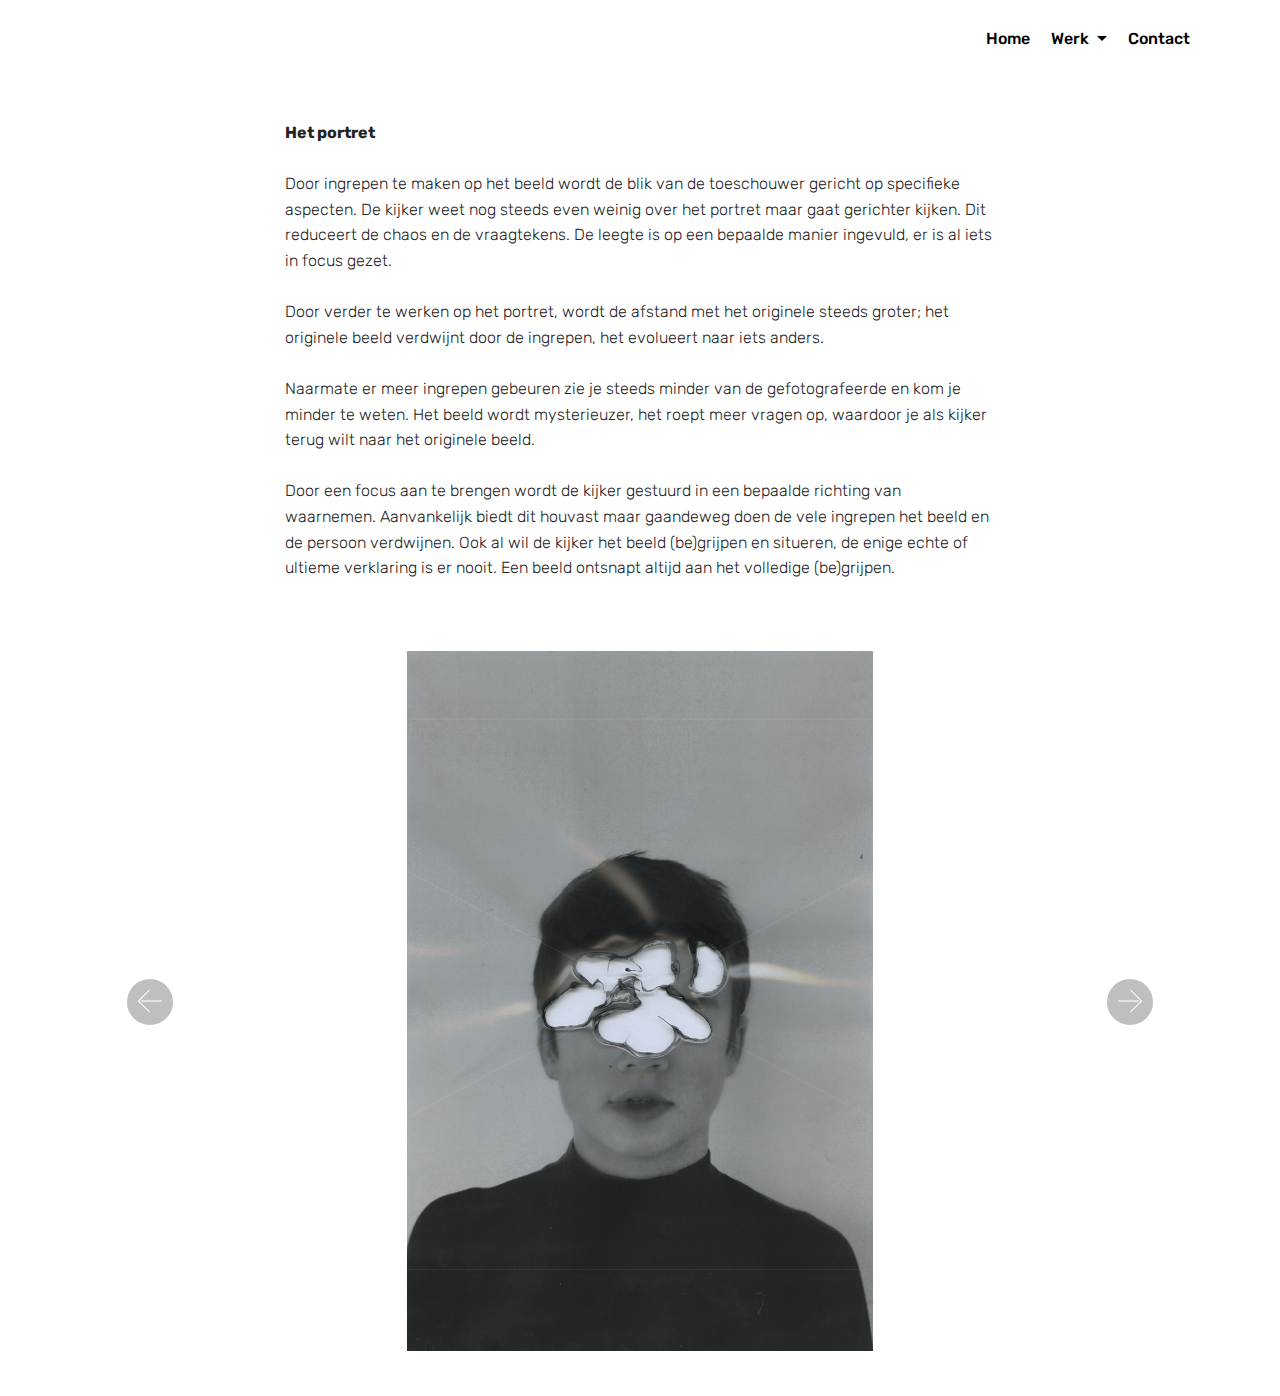
<file: portret.html>
<!DOCTYPE html>
<html >
<head>
  <!-- Site made with Mobirise Website Builder v4.8.6, https://mobirise.com -->
  <meta charset="UTF-8">
  <meta http-equiv="X-UA-Compatible" content="IE=edge">
  <meta name="generator" content="Mobirise v4.8.6, mobirise.com">
  <meta name="viewport" content="width=device-width, initial-scale=1, minimum-scale=1">
  <link rel="shortcut icon" href="assets/images/logo2.png" type="image/x-icon">
  <meta name="description" content="Web Builder Description">
  <title>Portret</title>
  <link rel="stylesheet" href="assets/web/assets/mobirise-icons/mobirise-icons.css">
  <link rel="stylesheet" href="assets/tether/tether.min.css">
  <link rel="stylesheet" href="assets/bootstrap/css/bootstrap.min.css">
  <link rel="stylesheet" href="assets/bootstrap/css/bootstrap-grid.min.css">
  <link rel="stylesheet" href="assets/bootstrap/css/bootstrap-reboot.min.css">
  <link rel="stylesheet" href="assets/dropdown/css/style.css">
  <link rel="stylesheet" href="assets/theme/css/style.css">
  <link rel="stylesheet" href="assets/mobirise/css/mbr-additional.css" type="text/css">
  
  
  
</head>
<body>
  <section class="menu cid-r8J8f6ZRL5" once="menu" id="menu2-j">

    

    <nav class="navbar navbar-expand beta-menu navbar-dropdown align-items-center navbar-toggleable-sm">
        <button class="navbar-toggler navbar-toggler-right" type="button" data-toggle="collapse" data-target="#navbarSupportedContent" aria-controls="navbarSupportedContent" aria-expanded="false" aria-label="Toggle navigation">
            <div class="hamburger">
                <span></span>
                <span></span>
                <span></span>
                <span></span>
            </div>
        </button>
        <div class="menu-logo">
            <div class="navbar-brand">
                
                
            </div>
        </div>
        <div class="collapse navbar-collapse" id="navbarSupportedContent">
            <ul class="navbar-nav nav-dropdown nav-right navbar-nav-top-padding" data-app-modern-menu="true"><li class="nav-item">
                    <a class="nav-link link text-black display-4" href="index.html">
                        Home</a>
                </li>
                <li class="nav-item dropdown open">
                    <a class="nav-link link dropdown-toggle text-black display-4" href="Overzicht.html" data-toggle="dropdown-submenu" aria-expanded="true">
                        Werk&nbsp;</a><div class="dropdown-menu"><a class="dropdown-item text-black display-4" href="Overzicht.html" aria-expanded="false">Overzicht</a><a class="dropdown-item text-black display-4" href="eenverreafstand.html">Een verre afstand<br></a><a class="dropdown-item text-black display-4" href="begrijpende.html">Het (be)grijpende<br></a><a class="dropdown-item text-black display-4" href="16mm.html">16mm<br></a><a class="dropdown-item text-black display-4" href="hetonfotografeerbare.html">Het Onfotografeerbare<br></a><a class="dropdown-item text-black display-4" href="onherkenbare.html">(on)herkenbare<br></a><a class="dropdown-item text-black display-4" href="denacht.html" aria-expanded="false">De Nacht<br><br></a></div>
                </li><li class="nav-item"><a class="nav-link link text-black display-4" href="contact.html">
                        Contact</a></li></ul>
            
        </div>
    </nav>
</section>

<section class="engine"><a href="https://mobirise.info/n">free simple web templates</a></section><section class="mbr-section article content1 cid-rbmLlG2U6O" id="content1-1n">
    
     

    <div class="container">
        <div class="media-container-row">
            <div class="mbr-text col-12 col-md-8 mbr-fonts-style display-4"><div><strong>Het portret</strong></div><div><br></div><div>Door ingrepen te maken op het beeld wordt de blik van de toeschouwer gericht op specifieke aspecten. De kijker weet nog steeds even weinig over het portret maar gaat gerichter kijken. Dit reduceert de chaos en de vraagtekens. De leegte is op een bepaalde manier ingevuld, er is al iets in focus gezet.&nbsp;</div><div><br></div><div>Door verder te werken op het portret, wordt de afstand met het originele steeds groter; het originele beeld verdwijnt door de ingrepen, het evolueert naar iets anders.</div><div><strong>&nbsp;</strong></div><div>Naarmate er meer ingrepen gebeuren zie je steeds minder van de gefotografeerde en kom je minder te weten. Het beeld wordt mysterieuzer, het roept meer vragen op, waardoor je als kijker terug wilt naar het originele beeld.&nbsp;</div><div><br></div><div>Door een focus aan te brengen wordt de kijker gestuurd in een bepaalde richting van waarnemen. Aanvankelijk biedt dit houvast maar gaandeweg doen de vele ingrepen het beeld en de persoon verdwijnen. Ook al wil de kijker het beeld (be)grijpen en situeren, de enige echte of ultieme verklaring is er nooit. Een beeld ontsnapt altijd aan het volledige (be)grijpen.&nbsp;</div><div><strong><br></strong></div></div>
        </div>
    </div>
</section>

<section class="carousel slide cid-rcGr9VBLls" data-interval="false" id="slider2-1v">

    
    <div class="container content-slider">
        <div class="content-slider-wrap">
            <div><div class="mbr-slider slide carousel" data-pause="true" data-keyboard="false" data-ride="false" data-interval="false"><div class="carousel-inner" role="listbox"><div class="carousel-item slider-fullscreen-image active" data-bg-video-slide="false" style="background-image: url(assets/images/schermafbeelding-2018-11-14-om-14.50.58-874x1280.jpg);"><div class="container container-slide"><div class="image_wrapper"><img src="assets/images/schermafbeelding-2018-11-14-om-14.50.58-874x1280.jpg"><div class="carousel-caption justify-content-center"><div class="col-10 align-center"></div></div></div></div></div><div class="carousel-item slider-fullscreen-image" data-bg-video-slide="false" style="background-image: url(assets/images/schermafbeelding-2018-11-05-om-18.13.25-304x436.jpg);"><div class="container container-slide"><div class="image_wrapper"><img src="assets/images/schermafbeelding-2018-11-05-om-18.13.25-304x436.jpg"><div class="carousel-caption justify-content-center"><div class="col-10 align-center"></div></div></div></div></div><div class="carousel-item slider-fullscreen-image" data-bg-video-slide="false" style="background-image: url(assets/images/schermafbeelding-2018-11-14-om-14.53.24-774x1244.jpg);"><div class="container container-slide"><div class="image_wrapper"><img src="assets/images/schermafbeelding-2018-11-14-om-14.53.24-774x1244.jpg"><div class="carousel-caption justify-content-center"><div class="col-10 align-center"></div></div></div></div></div><div class="carousel-item slider-fullscreen-image" data-bg-video-slide="false" style="background-image: url(assets/images/schermafbeelding-2018-11-14-om-14.50.29-836x1250.jpg);"><div class="container container-slide"><div class="image_wrapper"><img src="assets/images/schermafbeelding-2018-11-14-om-14.50.29-836x1250.jpg"><div class="carousel-caption justify-content-center"><div class="col-10 align-center"></div></div></div></div></div><div class="carousel-item slider-fullscreen-image" data-bg-video-slide="false" style="background-image: url(assets/images/schermafbeelding-2018-11-14-om-14.51.50-876x1276.jpg);"><div class="container container-slide"><div class="image_wrapper"><img src="assets/images/schermafbeelding-2018-11-14-om-14.51.50-876x1276.jpg"><div class="carousel-caption justify-content-center"><div class="col-10 align-center"></div></div></div></div></div></div><a data-app-prevent-settings="" class="carousel-control carousel-control-prev" role="button" data-slide="prev" href="#slider2-1v"><span aria-hidden="true" class="mbri-left mbr-iconfont"></span><span class="sr-only">Previous</span></a><a data-app-prevent-settings="" class="carousel-control carousel-control-next" role="button" data-slide="next" href="#slider2-1v"><span aria-hidden="true" class="mbri-right mbr-iconfont"></span><span class="sr-only">Next</span></a></div></div> 
        </div>
    </div>
</section>


  <script src="assets/web/assets/jquery/jquery.min.js"></script>
  <script src="assets/popper/popper.min.js"></script>
  <script src="assets/tether/tether.min.js"></script>
  <script src="assets/bootstrap/js/bootstrap.min.js"></script>
  <script src="assets/smoothscroll/smooth-scroll.js"></script>
  <script src="assets/dropdown/js/script.min.js"></script>
  <script src="assets/bootstrapcarouselswipe/bootstrap-carousel-swipe.js"></script>
  <script src="assets/ytplayer/jquery.mb.ytplayer.min.js"></script>
  <script src="assets/vimeoplayer/jquery.mb.vimeo_player.js"></script>
  <script src="assets/touchswipe/jquery.touch-swipe.min.js"></script>
  <script src="assets/theme/js/script.js"></script>
  <script src="assets/slidervideo/script.js"></script>
  
  
</body>
</html>
</file>
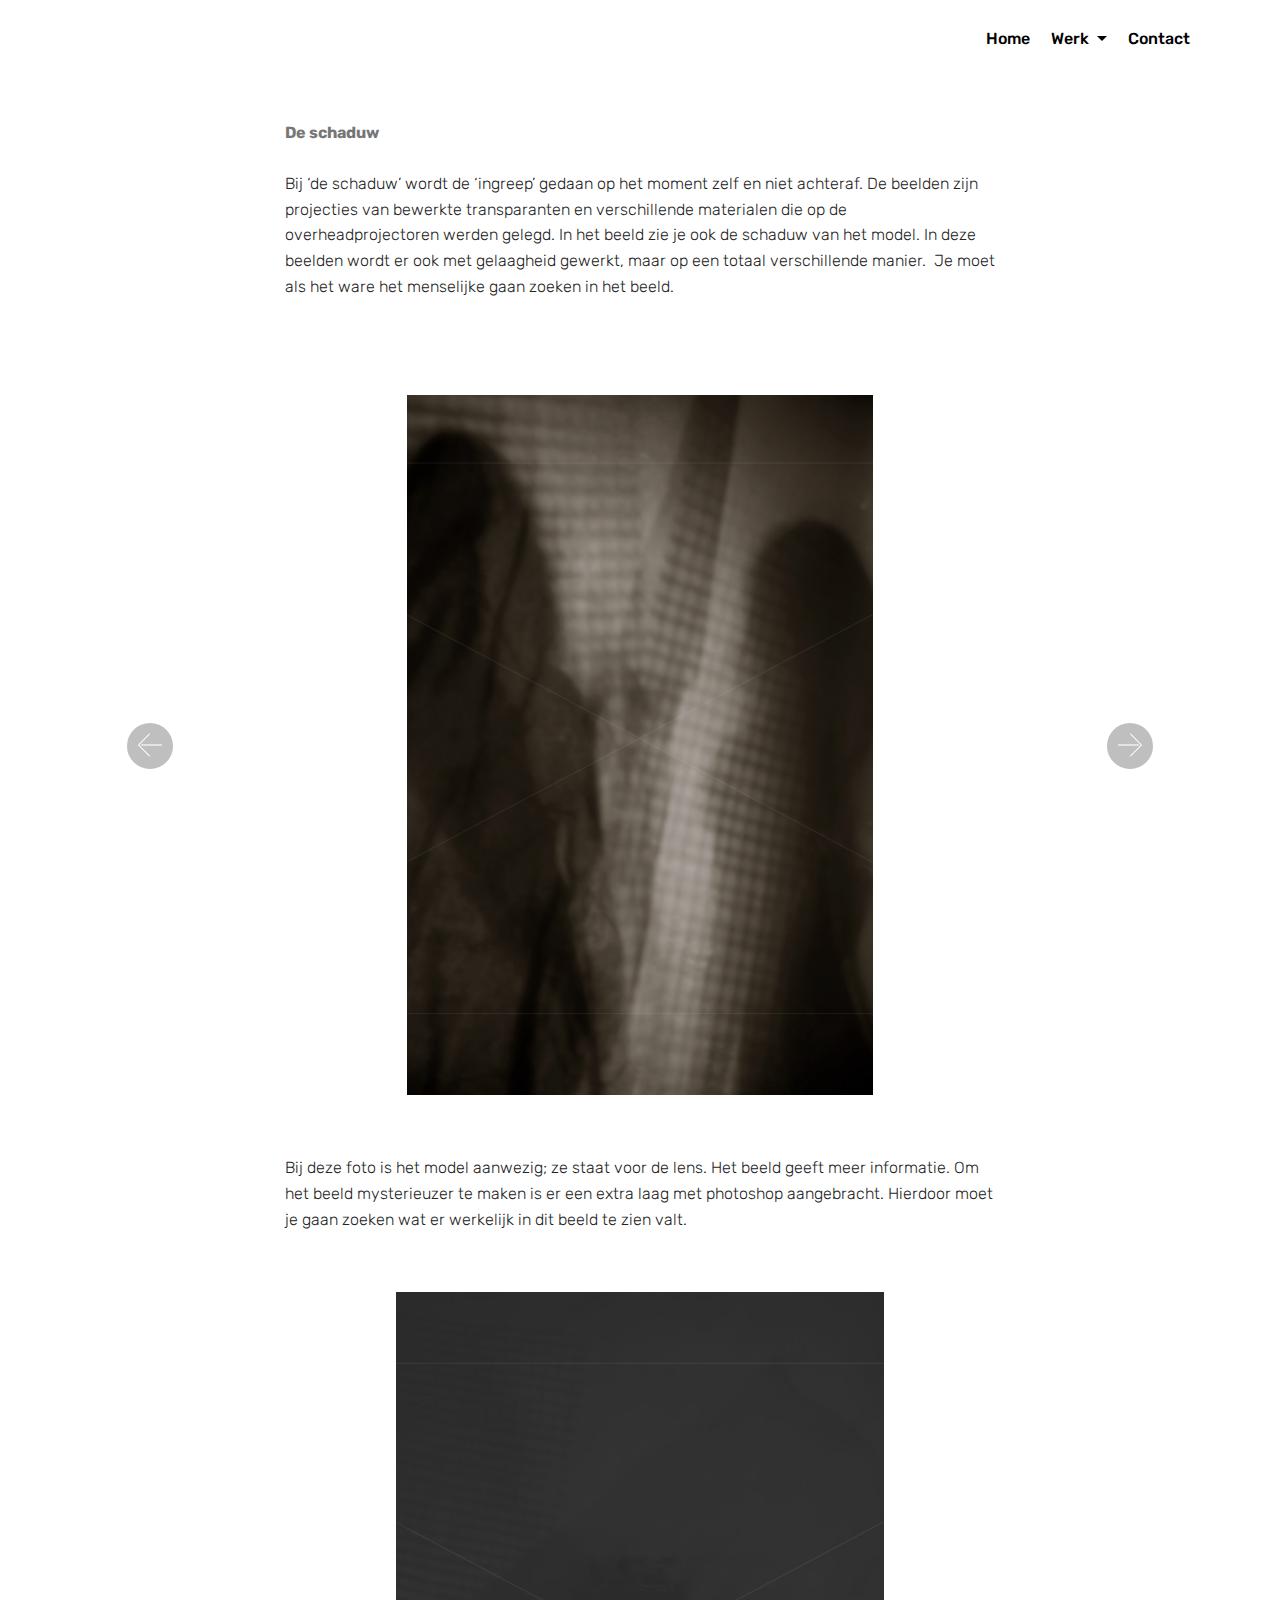
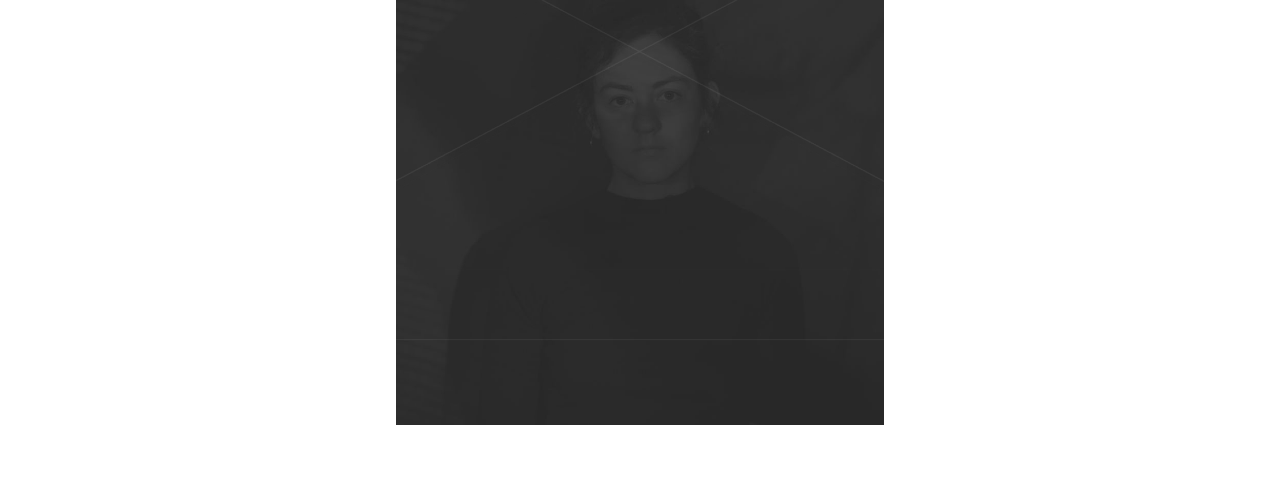
<file: schaduw.html>
<!DOCTYPE html>
<html >
<head>
  <!-- Site made with Mobirise Website Builder v4.8.6, https://mobirise.com -->
  <meta charset="UTF-8">
  <meta http-equiv="X-UA-Compatible" content="IE=edge">
  <meta name="generator" content="Mobirise v4.8.6, mobirise.com">
  <meta name="viewport" content="width=device-width, initial-scale=1, minimum-scale=1">
  <link rel="shortcut icon" href="assets/images/logo2.png" type="image/x-icon">
  <meta name="description" content="Website Generator Description">
  <title>Schaduw</title>
  <link rel="stylesheet" href="assets/web/assets/mobirise-icons/mobirise-icons.css">
  <link rel="stylesheet" href="assets/tether/tether.min.css">
  <link rel="stylesheet" href="assets/bootstrap/css/bootstrap.min.css">
  <link rel="stylesheet" href="assets/bootstrap/css/bootstrap-grid.min.css">
  <link rel="stylesheet" href="assets/bootstrap/css/bootstrap-reboot.min.css">
  <link rel="stylesheet" href="assets/dropdown/css/style.css">
  <link rel="stylesheet" href="assets/theme/css/style.css">
  <link rel="stylesheet" href="assets/mobirise/css/mbr-additional.css" type="text/css">
  
  
  
</head>
<body>
  <section class="menu cid-r8J8jurijY" once="menu" id="menu2-l">

    

    <nav class="navbar navbar-expand beta-menu navbar-dropdown align-items-center navbar-toggleable-sm">
        <button class="navbar-toggler navbar-toggler-right" type="button" data-toggle="collapse" data-target="#navbarSupportedContent" aria-controls="navbarSupportedContent" aria-expanded="false" aria-label="Toggle navigation">
            <div class="hamburger">
                <span></span>
                <span></span>
                <span></span>
                <span></span>
            </div>
        </button>
        <div class="menu-logo">
            <div class="navbar-brand">
                
                
            </div>
        </div>
        <div class="collapse navbar-collapse" id="navbarSupportedContent">
            <ul class="navbar-nav nav-dropdown nav-right navbar-nav-top-padding" data-app-modern-menu="true"><li class="nav-item">
                    <a class="nav-link link text-black display-4" href="index.html">
                        Home</a>
                </li>
                <li class="nav-item dropdown open">
                    <a class="nav-link link dropdown-toggle text-black display-4" href="Overzicht.html" data-toggle="dropdown-submenu" aria-expanded="true">
                        Werk&nbsp;</a><div class="dropdown-menu"><a class="dropdown-item text-black display-4" href="Overzicht.html" aria-expanded="false">Overzicht</a><a class="dropdown-item text-black display-4" href="eenverreafstand.html">Een verre afstand<br></a><a class="dropdown-item text-black display-4" href="begrijpende.html">Het (be)grijpende<br></a><a class="dropdown-item text-black display-4" href="16mm.html">16mm<br></a><a class="dropdown-item text-black display-4" href="hetonfotografeerbare.html">Het Onfotografeerbare<br></a><a class="dropdown-item text-black display-4" href="onherkenbare.html">(on)herkenbare<br></a><a class="dropdown-item text-black display-4" href="denacht.html" aria-expanded="false">De Nacht<br><br></a></div>
                </li><li class="nav-item"><a class="nav-link link text-black display-4" href="contact.html">
                        Contact</a></li></ul>
            
        </div>
    </nav>
</section>

<section class="engine"><a href="https://mobirise.info/t">amp templates</a></section><section class="mbr-section article content1 cid-rbmKWQoJ2L" id="content1-1m">
    
     

    <div class="container">
        <div class="media-container-row">
            <div class="mbr-text col-12 col-md-8 mbr-fonts-style display-4"><strong>De schaduw&nbsp;</strong><div><strong><br></strong></div><div>Bij ‘de schaduw’ wordt  de ‘ingreep’ gedaan op het moment zelf en niet achteraf. De beelden zijn projecties van bewerkte transparanten en verschillende materialen die op de overheadprojectoren werden<em> </em>gelegd. In het beeld zie je ook de schaduw van het model. In deze beelden wordt er ook met gelaagheid gewerkt, maar op een totaal verschillende manier. &nbsp;Je moet als het ware het menselijke gaan zoeken in het beeld.&nbsp;</div><div><br></div><div><strong><br></strong></div></div>
        </div>
    </div>
</section>

<section class="carousel slide cid-rcGrTsNx9O" data-interval="false" id="slider2-1w">

    
    <div class="container content-slider">
        <div class="content-slider-wrap">
            <div><div class="mbr-slider slide carousel" data-pause="true" data-keyboard="false" data-ride="false" data-interval="false"><div class="carousel-inner" role="listbox"><div class="carousel-item slider-fullscreen-image active" data-bg-video-slide="false" style="background-image: url(assets/images/print3-2-1776x2664.jpg);"><div class="container container-slide"><div class="image_wrapper"><img src="assets/images/print3-2-1776x2664.jpg"><div class="carousel-caption justify-content-center"><div class="col-10 align-center"></div></div></div></div></div><div class="carousel-item slider-fullscreen-image" data-bg-video-slide="false" style="background-image: url(assets/images/print4-1-1776x2664.jpg);"><div class="container container-slide"><div class="image_wrapper"><img src="assets/images/print4-1-1776x2664.jpg"><div class="carousel-caption justify-content-center"><div class="col-10 align-center"></div></div></div></div></div><div class="carousel-item slider-fullscreen-image" data-bg-video-slide="false" style="background-image: url(assets/images/print2-1-822x1233.jpg);"><div class="container container-slide"><div class="image_wrapper"><img src="assets/images/print2-1-822x1233.jpg"><div class="carousel-caption justify-content-center"><div class="col-10 align-center"></div></div></div></div></div></div><a data-app-prevent-settings="" class="carousel-control carousel-control-prev" role="button" data-slide="prev" href="#slider2-1w"><span aria-hidden="true" class="mbri-left mbr-iconfont"></span><span class="sr-only">Previous</span></a><a data-app-prevent-settings="" class="carousel-control carousel-control-next" role="button" data-slide="next" href="#slider2-1w"><span aria-hidden="true" class="mbri-right mbr-iconfont"></span><span class="sr-only">Next</span></a></div></div> 
        </div>
    </div>
</section>

<section class="mbr-section article content1 cid-rcGt8uSCqE" id="content1-1x">
    
     

    <div class="container">
        <div class="media-container-row">
            <div class="mbr-text col-12 col-md-8 mbr-fonts-style display-4">Bij deze foto is het model aanwezig; ze staat voor de lens. Het beeld geeft meer informatie. Om het beeld mysterieuzer te maken is er een extra laag met photoshop aangebracht. Hierdoor moet je gaan zoeken wat er werkelijk in dit beeld te zien valt.</div>
        </div>
    </div>
</section>

<section class="cid-rcGtpRBkLW" id="image1-1y">

    

    <figure class="mbr-figure container">
            <div class="image-block" style="width: 44%;">
                <img src="assets/images/print5-1-952x1428.jpg" width="1400" alt="Mobirise" title="">
                
            </div>
    </figure>
</section>


  <script src="assets/web/assets/jquery/jquery.min.js"></script>
  <script src="assets/popper/popper.min.js"></script>
  <script src="assets/tether/tether.min.js"></script>
  <script src="assets/bootstrap/js/bootstrap.min.js"></script>
  <script src="assets/smoothscroll/smooth-scroll.js"></script>
  <script src="assets/dropdown/js/script.min.js"></script>
  <script src="assets/bootstrapcarouselswipe/bootstrap-carousel-swipe.js"></script>
  <script src="assets/ytplayer/jquery.mb.ytplayer.min.js"></script>
  <script src="assets/vimeoplayer/jquery.mb.vimeo_player.js"></script>
  <script src="assets/touchswipe/jquery.touch-swipe.min.js"></script>
  <script src="assets/theme/js/script.js"></script>
  <script src="assets/slidervideo/script.js"></script>
  
  
</body>
</html>
</file>
<file: assets/web/assets/mobirise-icons/mobirise-icons.css>
@font-face {
  font-family: 'MobiriseIcons';
  src:  url('mobirise-icons.eot?spat4u');
  src:  url('mobirise-icons.eot?spat4u#iefix') format('embedded-opentype'),
    url('mobirise-icons.ttf?spat4u') format('truetype'),
    url('mobirise-icons.woff?spat4u') format('woff'),
    url('mobirise-icons.svg?spat4u#MobiriseIcons') format('svg');
  font-weight: normal;
  font-style: normal;
}

[class^="mbri-"], [class*=" mbri-"] {
  /* use !important to prevent issues with browser extensions that change fonts */
  font-family: MobiriseIcons !important;
  speak: none;
  font-style: normal;
  font-weight: normal;
  font-variant: normal;
  text-transform: none;
  line-height: 1;

  /* Better Font Rendering =========== */
  -webkit-font-smoothing: antialiased;
  -moz-osx-font-smoothing: grayscale;
}

.mbri-add-submenu:before {
  content: "\e900";
}
.mbri-alert:before {
  content: "\e901";
}
.mbri-align-center:before {
  content: "\e902";
}
.mbri-align-justify:before {
  content: "\e903";
}
.mbri-align-left:before {
  content: "\e904";
}
.mbri-align-right:before {
  content: "\e905";
}
.mbri-android:before {
  content: "\e906";
}
.mbri-apple:before {
  content: "\e907";
}
.mbri-arrow-down:before {
  content: "\e908";
}
.mbri-arrow-next:before {
  content: "\e909";
}
.mbri-arrow-prev:before {
  content: "\e90a";
}
.mbri-arrow-up:before {
  content: "\e90b";
}
.mbri-bold:before {
  content: "\e90c";
}
.mbri-bookmark:before {
  content: "\e90d";
}
.mbri-bootstrap:before {
  content: "\e90e";
}
.mbri-briefcase:before {
  content: "\e90f";
}
.mbri-browse:before {
  content: "\e910";
}
.mbri-bulleted-list:before {
  content: "\e911";
}
.mbri-calendar:before {
  content: "\e912";
}
.mbri-camera:before {
  content: "\e913";
}
.mbri-cart-add:before {
  content: "\e914";
}
.mbri-cart-full:before {
  content: "\e915";
}
.mbri-cash:before {
  content: "\e916";
}
.mbri-change-style:before {
  content: "\e917";
}
.mbri-chat:before {
  content: "\e918";
}
.mbri-clock:before {
  content: "\e919";
}
.mbri-close:before {
  content: "\e91a";
}
.mbri-cloud:before {
  content: "\e91b";
}
.mbri-code:before {
  content: "\e91c";
}
.mbri-contact-form:before {
  content: "\e91d";
}
.mbri-credit-card:before {
  content: "\e91e";
}
.mbri-cursor-click:before {
  content: "\e91f";
}
.mbri-cust-feedback:before {
  content: "\e920";
}
.mbri-database:before {
  content: "\e921";
}
.mbri-delivery:before {
  content: "\e922";
}
.mbri-desktop:before {
  content: "\e923";
}
.mbri-devices:before {
  content: "\e924";
}
.mbri-down:before {
  content: "\e925";
}
.mbri-download:before {
  content: "\e989";
}
.mbri-drag-n-drop:before {
  content: "\e927";
}
.mbri-drag-n-drop2:before {
  content: "\e928";
}
.mbri-edit:before {
  content: "\e929";
}
.mbri-edit2:before {
  content: "\e92a";
}
.mbri-error:before {
  content: "\e92b";
}
.mbri-extension:before {
  content: "\e92c";
}
.mbri-features:before {
  content: "\e92d";
}
.mbri-file:before {
  content: "\e92e";
}
.mbri-flag:before {
  content: "\e92f";
}
.mbri-folder:before {
  content: "\e930";
}
.mbri-gift:before {
  content: "\e931";
}
.mbri-github:before {
  content: "\e932";
}
.mbri-globe:before {
  content: "\e933";
}
.mbri-globe-2:before {
  content: "\e934";
}
.mbri-growing-chart:before {
  content: "\e935";
}
.mbri-hearth:before {
  content: "\e936";
}
.mbri-help:before {
  content: "\e937";
}
.mbri-home:before {
  content: "\e938";
}
.mbri-hot-cup:before {
  content: "\e939";
}
.mbri-idea:before {
  content: "\e93a";
}
.mbri-image-gallery:before {
  content: "\e93b";
}
.mbri-image-slider:before {
  content: "\e93c";
}
.mbri-info:before {
  content: "\e93d";
}
.mbri-italic:before {
  content: "\e93e";
}
.mbri-key:before {
  content: "\e93f";
}
.mbri-laptop:before {
  content: "\e940";
}
.mbri-layers:before {
  content: "\e941";
}
.mbri-left-right:before {
  content: "\e942";
}
.mbri-left:before {
  content: "\e943";
}
.mbri-letter:before {
  content: "\e944";
}
.mbri-like:before {
  content: "\e945";
}
.mbri-link:before {
  content: "\e946";
}
.mbri-lock:before {
  content: "\e947";
}
.mbri-login:before {
  content: "\e948";
}
.mbri-logout:before {
  content: "\e949";
}
.mbri-magic-stick:before {
  content: "\e94a";
}
.mbri-map-pin:before {
  content: "\e94b";
}
.mbri-menu:before {
  content: "\e94c";
}
.mbri-mobile:before {
  content: "\e94d";
}
.mbri-mobile2:before {
  content: "\e94e";
}
.mbri-mobirise:before {
  content: "\e94f";
}
.mbri-more-horizontal:before {
  content: "\e950";
}
.mbri-more-vertical:before {
  content: "\e951";
}
.mbri-music:before {
  content: "\e952";
}
.mbri-new-file:before {
  content: "\e953";
}
.mbri-numbered-list:before {
  content: "\e954";
}
.mbri-opened-folder:before {
  content: "\e955";
}
.mbri-pages:before {
  content: "\e956";
}
.mbri-paper-plane:before {
  content: "\e957";
}
.mbri-paperclip:before {
  content: "\e958";
}
.mbri-photo:before {
  content: "\e959";
}
.mbri-photos:before {
  content: "\e95a";
}
.mbri-pin:before {
  content: "\e95b";
}
.mbri-play:before {
  content: "\e95c";
}
.mbri-plus:before {
  content: "\e95d";
}
.mbri-preview:before {
  content: "\e95e";
}
.mbri-print:before {
  content: "\e95f";
}
.mbri-protect:before {
  content: "\e960";
}
.mbri-question:before {
  content: "\e961";
}
.mbri-quote-left:before {
  content: "\e962";
}
.mbri-quote-right:before {
  content: "\e963";
}
.mbri-refresh:before {
  content: "\e964";
}
.mbri-responsive:before {
  content: "\e965";
}
.mbri-right:before {
  content: "\e966";
}
.mbri-rocket:before {
  content: "\e967";
}
.mbri-sad-face:before {
  content: "\e968";
}
.mbri-sale:before {
  content: "\e969";
}
.mbri-save:before {
  content: "\e96a";
}
.mbri-search:before {
  content: "\e96b";
}
.mbri-setting:before {
  content: "\e96c";
}
.mbri-setting2:before {
  content: "\e96d";
}
.mbri-setting3:before {
  content: "\e96e";
}
.mbri-share:before {
  content: "\e96f";
}
.mbri-shopping-bag:before {
  content: "\e970";
}
.mbri-shopping-basket:before {
  content: "\e971";
}
.mbri-shopping-cart:before {
  content: "\e972";
}
.mbri-sites:before {
  content: "\e973";
}
.mbri-smile-face:before {
  content: "\e974";
}
.mbri-speed:before {
  content: "\e975";
}
.mbri-star:before {
  content: "\e976";
}
.mbri-success:before {
  content: "\e977";
}
.mbri-sun:before {
  content: "\e978";
}
.mbri-sun2:before {
  content: "\e979";
}
.mbri-tablet:before {
  content: "\e97a";
}
.mbri-tablet-vertical:before {
  content: "\e97b";
}
.mbri-target:before {
  content: "\e97c";
}
.mbri-timer:before {
  content: "\e97d";
}
.mbri-to-ftp:before {
  content: "\e97e";
}
.mbri-to-local-drive:before {
  content: "\e97f";
}
.mbri-touch-swipe:before {
  content: "\e980";
}
.mbri-touch:before {
  content: "\e981";
}
.mbri-trash:before {
  content: "\e982";
}
.mbri-underline:before {
  content: "\e983";
}
.mbri-unlink:before {
  content: "\e984";
}
.mbri-unlock:before {
  content: "\e985";
}
.mbri-up-down:before {
  content: "\e986";
}
.mbri-up:before {
  content: "\e987";
}
.mbri-update:before {
  content: "\e988";
}
.mbri-upload:before {
 content: "\e926"; 
}
.mbri-user:before {
  content: "\e98a";
}
.mbri-user2:before {
  content: "\e98b";
}
.mbri-users:before {
  content: "\e98c";
}
.mbri-video:before {
  content: "\e98d";
}
.mbri-video-play:before {
  content: "\e98e";
}
.mbri-watch:before {
  content: "\e98f";
}
.mbri-website-theme:before {
  content: "\e990";
}
.mbri-wifi:before {
  content: "\e991";
}
.mbri-windows:before {
  content: "\e992";
}
.mbri-zoom-out:before {
  content: "\e993";
}
.mbri-redo:before {
  content: "\e994";
}
.mbri-undo:before {
  content: "\e995";
}
</file>
<file: assets/dropdown/css/style.css>
.navbar-dropdown {
  left: 0;
  padding: 0;
  position: absolute;
  right: 0;
  top: 0;
  transition: all 0.45s ease;
  z-index: 1030;
  background: #282828; }
  .navbar-dropdown .navbar-logo {
    margin-right: 0.8rem;
    transition: margin 0.3s ease-in-out;
    vertical-align: middle; }
    .navbar-dropdown .navbar-logo img {
      height: 3.125rem;
      transition: all 0.3s ease-in-out; }
    .navbar-dropdown .navbar-logo.mbr-iconfont {
      font-size: 3.125rem;
      line-height: 3.125rem; }
  .navbar-dropdown .navbar-caption {
    font-weight: 700;
    white-space: normal;
    vertical-align: -4px;
    line-height: 3.125rem !important; }
    .navbar-dropdown .navbar-caption, .navbar-dropdown .navbar-caption:hover {
      color: inherit;
      text-decoration: none; }
  .navbar-dropdown .mbr-iconfont + .navbar-caption {
    vertical-align: -1px; }
  .navbar-dropdown.navbar-fixed-top {
    position: fixed; }
  .navbar-dropdown .navbar-brand span {
    vertical-align: -4px; }
  .navbar-dropdown.bg-color.transparent {
    background: none; }
  .navbar-dropdown.navbar-short .navbar-brand {
    padding: 0.625rem 0; }
    .navbar-dropdown.navbar-short .navbar-brand span {
      vertical-align: -1px; }
  .navbar-dropdown.navbar-short .navbar-caption {
    line-height: 2.375rem !important;
    vertical-align: -2px; }
  .navbar-dropdown.navbar-short .navbar-logo {
    margin-right: 0.5rem; }
    .navbar-dropdown.navbar-short .navbar-logo img {
      height: 2.375rem; }
    .navbar-dropdown.navbar-short .navbar-logo.mbr-iconfont {
      font-size: 2.375rem;
      line-height: 2.375rem; }
  .navbar-dropdown.navbar-short .mbr-table-cell {
    height: 3.625rem; }
  .navbar-dropdown .navbar-close {
    left: 0.6875rem;
    position: fixed;
    top: 0.75rem;
    z-index: 1000; }
  .navbar-dropdown .hamburger-icon {
    content: "";
    display: inline-block;
    vertical-align: middle;
    width: 16px;
    -webkit-box-shadow: 0 -6px 0 1px #282828,0 0 0 1px #282828,0 6px 0 1px #282828;
    -moz-box-shadow: 0 -6px 0 1px #282828,0 0 0 1px #282828,0 6px 0 1px #282828;
    box-shadow: 0 -6px 0 1px #282828,0 0 0 1px #282828,0 6px 0 1px #282828; }

.dropdown-menu .dropdown-toggle[data-toggle="dropdown-submenu"]::after {
  border-bottom: 0.35em solid transparent;
  border-left: 0.35em solid;
  border-right: 0;
  border-top: 0.35em solid transparent;
  margin-left: 0.3rem; }

.dropdown-menu .dropdown-item:focus {
  outline: 0; }

.nav-dropdown {
  font-size: 0.75rem;
  font-weight: 500;
  height: auto !important; }
  .nav-dropdown .nav-btn {
    padding-left: 1rem; }
  .nav-dropdown .link {
    margin: .667em 1.667em;
    font-weight: 500;
    padding: 0;
    transition: color .2s ease-in-out; }
    .nav-dropdown .link.dropdown-toggle {
      margin-right: 2.583em; }
      .nav-dropdown .link.dropdown-toggle::after {
        margin-left: .25rem;
        border-top: 0.35em solid;
        border-right: 0.35em solid transparent;
        border-left: 0.35em solid transparent;
        border-bottom: 0; }
      .nav-dropdown .link.dropdown-toggle[aria-expanded="true"] {
        margin: 0;
        padding: 0.667em 3.263em  0.667em 1.667em; }
  .nav-dropdown .link::after,
  .nav-dropdown .dropdown-item::after {
    color: inherit; }
  .nav-dropdown .btn {
    font-size: 0.75rem;
    font-weight: 700;
    letter-spacing: 0;
    margin-bottom: 0;
    padding-left: 1.25rem;
    padding-right: 1.25rem; }
  .nav-dropdown .dropdown-menu {
    border-radius: 0;
    border: 0;
    left: 0;
    margin: 0;
    padding-bottom: 1.25rem;
    padding-top: 1.25rem;
    position: relative; }
  .nav-dropdown .dropdown-submenu {
    margin-left: 0.125rem;
    top: 0; }
  .nav-dropdown .dropdown-item {
    font-weight: 500;
    line-height: 2;
    padding: 0.3846em 4.615em 0.3846em 1.5385em;
    position: relative;
    transition: color .2s ease-in-out, background-color .2s ease-in-out; }
    .nav-dropdown .dropdown-item::after {
      margin-top: -0.3077em;
      position: absolute;
      right: 1.1538em;
      top: 50%; }
    .nav-dropdown .dropdown-item:focus, .nav-dropdown .dropdown-item:hover {
      background: none; }

@media (max-width: 767px) {
  .nav-dropdown.navbar-toggleable-sm {
    bottom: 0;
    display: none;
    left: 0;
    overflow-x: hidden;
    position: fixed;
    top: 0;
    transform: translateX(-100%);
    -ms-transform: translateX(-100%);
    -webkit-transform: translateX(-100%);
    width: 18.75rem;
    z-index: 999; } }
.nav-dropdown.navbar-toggleable-xl {
  bottom: 0;
  display: none;
  left: 0;
  overflow-x: hidden;
  position: fixed;
  top: 0;
  transform: translateX(-100%);
  -ms-transform: translateX(-100%);
  -webkit-transform: translateX(-100%);
  width: 18.75rem;
  z-index: 999; }

.nav-dropdown-sm {
  display: block !important;
  overflow-x: hidden;
  overflow: auto;
  padding-top: 3.875rem; }
  .nav-dropdown-sm::after {
    content: "";
    display: block;
    height: 3rem;
    width: 100%; }
  .nav-dropdown-sm.collapse.in ~ .navbar-close {
    display: block !important; }
  .nav-dropdown-sm.collapsing, .nav-dropdown-sm.collapse.in {
    transform: translateX(0);
    -ms-transform: translateX(0);
    -webkit-transform: translateX(0);
    transition: all 0.25s ease-out;
    -webkit-transition: all 0.25s ease-out;
    background: #282828; }
  .nav-dropdown-sm.collapsing[aria-expanded="false"] {
    transform: translateX(-100%);
    -ms-transform: translateX(-100%);
    -webkit-transform: translateX(-100%); }
  .nav-dropdown-sm .nav-item {
    display: block;
    margin-left: 0 !important;
    padding-left: 0; }
  .nav-dropdown-sm .link,
  .nav-dropdown-sm .dropdown-item {
    border-top: 1px dotted rgba(255, 255, 255, 0.1);
    font-size: 0.8125rem;
    line-height: 1.6;
    margin: 0 !important;
    padding: 0.875rem 2.4rem 0.875rem 1.5625rem !important;
    position: relative;
    white-space: normal; }
    .nav-dropdown-sm .link:focus, .nav-dropdown-sm .link:hover,
    .nav-dropdown-sm .dropdown-item:focus,
    .nav-dropdown-sm .dropdown-item:hover {
      background: rgba(0, 0, 0, 0.2) !important;
      color: #c0a375; }
  .nav-dropdown-sm .nav-btn {
    position: relative;
    padding: 1.5625rem 1.5625rem 0 1.5625rem; }
    .nav-dropdown-sm .nav-btn::before {
      border-top: 1px dotted rgba(255, 255, 255, 0.1);
      content: "";
      left: 0;
      position: absolute;
      top: 0;
      width: 100%; }
    .nav-dropdown-sm .nav-btn + .nav-btn {
      padding-top: 0.625rem; }
      .nav-dropdown-sm .nav-btn + .nav-btn::before {
        display: none; }
  .nav-dropdown-sm .btn {
    padding: 0.625rem 0; }
  .nav-dropdown-sm .dropdown-toggle[data-toggle="dropdown-submenu"]::after {
    margin-left: .25rem;
    border-top: 0.35em solid;
    border-right: 0.35em solid transparent;
    border-left: 0.35em solid transparent;
    border-bottom: 0; }
  .nav-dropdown-sm .dropdown-toggle[data-toggle="dropdown-submenu"][aria-expanded="true"]::after {
    border-top: 0;
    border-right: 0.35em solid transparent;
    border-left: 0.35em solid transparent;
    border-bottom: 0.35em solid; }
  .nav-dropdown-sm .dropdown-menu {
    margin: 0;
    padding: 0;
    position: relative;
    top: 0;
    left: 0;
    width: 100%;
    border: 0;
    float: none;
    border-radius: 0;
    background: none; }
  .nav-dropdown-sm .dropdown-submenu {
    left: 100%;
    margin-left: 0.125rem;
    margin-top: -1.25rem;
    top: 0; }

.navbar-toggleable-sm .nav-dropdown .dropdown-menu {
  position: absolute; }

.navbar-toggleable-sm .nav-dropdown .dropdown-submenu {
  left: 100%;
  margin-left: 0.125rem;
  margin-top: -1.25rem;
  top: 0; }

.navbar-toggleable-sm.opened .nav-dropdown .dropdown-menu {
  position: relative; }

.navbar-toggleable-sm.opened .nav-dropdown .dropdown-submenu {
  left: 0;
  margin-left: 00rem;
  margin-top: 0rem;
  top: 0; }

.is-builder .nav-dropdown.collapsing {
  transition: none !important; }

/*# sourceMappingURL=style.css.map */
</file>
<file: assets/theme/css/style.css>
/*!
 * Mobirise v4 theme (https://mobirise.com/)
 * Copyright 2017 Mobirise
 */section{background-color:#eeeeee}section,.container,.container-fluid{position:relative;word-wrap:break-word}a.mbr-iconfont:hover{text-decoration:none}.article .lead p,.article .lead ul,.article .lead ol,.article .lead pre,.article .lead blockquote{margin-bottom:0}a{font-style:normal;font-weight:400;cursor:pointer}a,a:hover{text-decoration:none}figure{margin-bottom:0}body{color:#232323}h1,h2,h3,h4,h5,h6,.h1,.h2,.h3,.h4,.h5,.h6,.display-1,.display-2,.display-3,.display-4{line-height:1;word-break:break-word;word-wrap:break-word}b,strong{font-weight:bold}blockquote{padding:10px 0 10px 20px;position:relative;border-left:2px solid;border-color:#ff3366}input:-webkit-autofill,input:-webkit-autofill:hover,input:-webkit-autofill:focus,input:-webkit-autofill:active{transition-delay:9999s;transition-property:background-color, color}textarea[type="hidden"]{display:none}body{position:relative}section{background-position:50% 50%;background-repeat:no-repeat;background-size:cover}section .mbr-background-video,section .mbr-background-video-preview{position:absolute;bottom:0;left:0;right:0;top:0}.hidden{visibility:hidden}.mbr-z-index20{z-index:20}/*! Base colors */.mbr-white{color:#ffffff}.mbr-black{color:#000000}.mbr-bg-white{background-color:#ffffff}.mbr-bg-black{background-color:#000000}/*! Text-aligns */.align-left{text-align:left}.align-center{text-align:center}.align-right{text-align:right}@media (max-width: 767px){.align-left,.align-center,.align-right,.mbr-section-btn,.mbr-section-title{text-align:center}}/*! Font-weight  */.mbr-light{font-weight:300}.mbr-regular{font-weight:400}.mbr-semibold{font-weight:500}.mbr-bold{font-weight:700}/*! Media  */.media-size-item{-webkit-flex:1 1 auto;-moz-flex:1 1 auto;-ms-flex:1 1 auto;-o-flex:1 1 auto;flex:1 1 auto}.media-content{-webkit-flex-basis:100%;flex-basis:100%}.media-container-row{display:-ms-flexbox;display:-webkit-flex;display:flex;-webkit-flex-direction:row;-ms-flex-direction:row;flex-direction:row;-webkit-flex-wrap:wrap;-ms-flex-wrap:wrap;flex-wrap:wrap;-webkit-justify-content:center;-ms-flex-pack:center;justify-content:center;-webkit-align-content:center;-ms-flex-line-pack:center;align-content:center;-webkit-align-items:start;-ms-flex-align:start;align-items:start}.media-container-row .media-size-item{width:400px}.media-container-column{display:-ms-flexbox;display:-webkit-flex;display:flex;-webkit-flex-direction:column;-ms-flex-direction:column;flex-direction:column;-webkit-flex-wrap:wrap;-ms-flex-wrap:wrap;flex-wrap:wrap;-webkit-justify-content:center;-ms-flex-pack:center;justify-content:center;-webkit-align-content:center;-ms-flex-line-pack:center;align-content:center;-webkit-align-items:stretch;-ms-flex-align:stretch;align-items:stretch}.media-container-column>*{width:100%}@media (min-width: 992px){.media-container-row{-webkit-flex-wrap:nowrap;-ms-flex-wrap:nowrap;flex-wrap:nowrap}}figure{overflow:hidden}figure[mbr-media-size]{transition:width 0.1s}.mbr-figure img,.mbr-figure iframe{display:block;width:100%}.card{background-color:transparent;border:none}.card-img{text-align:center;flex-shrink:0;-webkit-flex-shrink:0}.media{max-width:100%;margin:0 auto}.mbr-figure{-ms-flex-item-align:center;-ms-grid-row-align:center;-webkit-align-self:center;align-self:center}.media-container>div{max-width:100%}.mbr-figure img,.card-img img{width:100%}@media (max-width: 991px){.media-size-item{width:auto !important}.media{width:auto}.mbr-figure{width:100% !important}}/*! Buttons */.mbr-section-btn{margin-left:-.25rem;margin-right:-.25rem;font-size:0}nav .mbr-section-btn{margin-left:0rem;margin-right:0rem}/*! Btn icon margin */.btn .mbr-iconfont,.btn.btn-sm .mbr-iconfont{cursor:pointer;margin-right:0.5rem}.btn.btn-md .mbr-iconfont,.btn.btn-md .mbr-iconfont{margin-right:0.8rem}.mbr-regular{font-weight:400}.mbr-semibold{font-weight:500}.mbr-bold{font-weight:700}[type="submit"]{-webkit-appearance:none}/*! Full-screen */.mbr-fullscreen .mbr-overlay{min-height:100vh}.mbr-fullscreen{display:flex;display:-webkit-flex;display:-moz-flex;display:-ms-flex;display:-o-flex;align-items:center;-webkit-align-items:center;min-height:100vh;padding-top:3rem;padding-bottom:3rem}/*! Map */.map{height:25rem;position:relative}.map iframe{width:100%;height:100%}.form-asterisk{font-family:initial;position:absolute;top:-2px;font-weight:normal}/*! Scroll to top arrow */.mbr-arrow-up{bottom:25px;right:90px;position:fixed;text-align:right;z-index:5000;color:#ffffff;font-size:32px;transform:rotate(180deg);-webkit-transform:rotate(180deg)}.mbr-arrow-up a{background:rgba(0,0,0,0.2);border-radius:3px;color:#fff;display:inline-block;height:60px;width:60px;outline-style:none !important;position:relative;text-decoration:none;transition:all .3s ease-in-out;cursor:pointer;text-align:center}.mbr-arrow-up a:hover{background-color:rgba(0,0,0,0.4)}.mbr-arrow-up a i{line-height:60px}.mbr-arrow-up-icon{display:block;color:#fff}.mbr-arrow-up-icon::before{content:"\203a";display:inline-block;font-family:serif;font-size:32px;line-height:1;font-style:normal;position:relative;top:6px;left:-4px;-webkit-transform:rotate(-90deg);transform:rotate(-90deg)}/*! Arrow Down */.mbr-arrow{position:absolute;bottom:45px;left:50%;width:60px;height:60px;cursor:pointer;background-color:rgba(80,80,80,0.5);border-radius:50%;-webkit-transform:translateX(-50%);transform:translateX(-50%)}.mbr-arrow>a{display:inline-block;text-decoration:none;outline-style:none;-webkit-animation:arrowdown 1.7s ease-in-out infinite;animation:arrowdown 1.7s ease-in-out infinite}.mbr-arrow>a>i{position:absolute;top:-2px;left:15px;font-size:2rem}@keyframes arrowdown{0%{transform:translateY(0px);-webkit-transform:translateY(0px)}50%{transform:translateY(-5px);-webkit-transform:translateY(-5px)}100%{transform:translateY(0px);-webkit-transform:translateY(0px)}}@-webkit-keyframes arrowdown{0%{transform:translateY(0px);-webkit-transform:translateY(0px)}50%{transform:translateY(-5px);-webkit-transform:translateY(-5px)}100%{transform:translateY(0px);-webkit-transform:translateY(0px)}}@media (max-width: 500px){.mbr-arrow-up{left:50%;right:auto;transform:translateX(-50%) rotate(180deg);-webkit-transform:translateX(-50%) rotate(180deg)}}@keyframes gradient-animation{from{background-position:0% 100%;animation-timing-function:ease-in-out}to{background-position:100% 0%;animation-timing-function:ease-in-out}}@-webkit-keyframes gradient-animation{from{background-position:0% 100%;animation-timing-function:ease-in-out}to{background-position:100% 0%;animation-timing-function:ease-in-out}}.bg-gradient{background-size:200% 200%;animation:gradient-animation 5s infinite alternate;-webkit-animation:gradient-animation 5s infinite alternate}.menu .navbar-brand{display:-webkit-flex}.menu .navbar-brand span{display:flex;display:-webkit-flex}.menu .navbar-brand .navbar-caption-wrap{display:-webkit-flex}.menu .navbar-brand .navbar-logo img{display:-webkit-flex}@media (min-width: 768px) and (max-width: 991px){.menu .navbar-toggleable-sm .navbar-nav{display:-webkit-box;display:-webkit-flex;display:-ms-flexbox}}@media (min-width: 992px){.menu .navbar-nav.nav-dropdown{display:-webkit-flex}.menu .navbar-toggleable-sm .navbar-collapse{display:-webkit-flex !important}}.navbar{display:-webkit-flex;-webkit-flex-wrap:wrap;-webkit-align-items:center;-webkit-justify-content:space-between}.navbar-collapse{-webkit-flex-basis:100%;-webkit-flex-grow:1;-webkit-align-items:center}.nav-dropdown .link{padding:.667em 1.667em !important;margin:0 !important}.nav{display:-webkit-flex;-webkit-flex-wrap:wrap}.row{display:-webkit-flex;-webkit-flex-wrap:wrap}.justify-content-center{-webkit-justify-content:center}.form-inline{display:-webkit-flex;-webkit-flex-flow:row wrap;-webkit-align-items:center}.card-wrapper{flex:1;-webkit-flex:1}.carousel-control{display:-webkit-flex;-webkit-align-items:center;-webkit-justify-content:center}.carousel-controls{display:-webkit-flex}.media{display:-webkit-flex}
/*# sourceMappingURL=style.css.map */
.engine {
	position: absolute;
	text-indent: -2400px;
	text-align: center;
	padding: 0;
	top: 0;
	left: -2400px;
}
</file>
<file: assets/mobirise/css/mbr-additional.css>
@import url(https://fonts.googleapis.com/css?family=Rubik:300,300i,400,400i,500,500i,700,700i,900,900i);





body {
  font-style: normal;
  line-height: 1.5;
}
.mbr-section-title {
  font-style: normal;
  line-height: 1.2;
}
.mbr-section-subtitle {
  line-height: 1.3;
}
.mbr-text {
  font-style: normal;
  line-height: 1.6;
}
.display-1 {
  font-family: 'Rubik', sans-serif;
  font-size: 4.25rem;
}
.display-1 > .mbr-iconfont {
  font-size: 6.8rem;
}
.display-2 {
  font-family: 'Rubik', sans-serif;
  font-size: 3rem;
}
.display-2 > .mbr-iconfont {
  font-size: 4.8rem;
}
.display-4 {
  font-family: 'Rubik', sans-serif;
  font-size: 1rem;
}
.display-4 > .mbr-iconfont {
  font-size: 1.6rem;
}
.display-5 {
  font-family: 'Rubik', sans-serif;
  font-size: 1.5rem;
}
.display-5 > .mbr-iconfont {
  font-size: 2.4rem;
}
.display-7 {
  font-family: 'Rubik', sans-serif;
  font-size: 1rem;
}
.display-7 > .mbr-iconfont {
  font-size: 1.6rem;
}
/* ---- Fluid typography for mobile devices ---- */
/* 1.4 - font scale ratio ( bootstrap == 1.42857 ) */
/* 100vw - current viewport width */
/* (48 - 20)  48 == 48rem == 768px, 20 == 20rem == 320px(minimal supported viewport) */
/* 0.65 - min scale variable, may vary */
@media (max-width: 768px) {
  .display-1 {
    font-size: 3.4rem;
    font-size: calc( 2.1374999999999997rem + (4.25 - 2.1374999999999997) * ((100vw - 20rem) / (48 - 20)));
    line-height: calc( 1.4 * (2.1374999999999997rem + (4.25 - 2.1374999999999997) * ((100vw - 20rem) / (48 - 20))));
  }
  .display-2 {
    font-size: 2.4rem;
    font-size: calc( 1.7rem + (3 - 1.7) * ((100vw - 20rem) / (48 - 20)));
    line-height: calc( 1.4 * (1.7rem + (3 - 1.7) * ((100vw - 20rem) / (48 - 20))));
  }
  .display-4 {
    font-size: 0.8rem;
    font-size: calc( 1rem + (1 - 1) * ((100vw - 20rem) / (48 - 20)));
    line-height: calc( 1.4 * (1rem + (1 - 1) * ((100vw - 20rem) / (48 - 20))));
  }
  .display-5 {
    font-size: 1.2rem;
    font-size: calc( 1.175rem + (1.5 - 1.175) * ((100vw - 20rem) / (48 - 20)));
    line-height: calc( 1.4 * (1.175rem + (1.5 - 1.175) * ((100vw - 20rem) / (48 - 20))));
  }
}
/* Buttons */
.btn {
  font-weight: 500;
  border-width: 2px;
  font-style: normal;
  letter-spacing: 1px;
  margin: .4rem .8rem;
  white-space: normal;
  -webkit-transition: all 0.3s ease-in-out;
  -moz-transition: all 0.3s ease-in-out;
  transition: all 0.3s ease-in-out;
  display: inline-flex;
  align-items: center;
  justify-content: center;
  word-break: break-word;
  -webkit-align-items: center;
  -webkit-justify-content: center;
  display: -webkit-inline-flex;
  padding: 1rem 3rem;
  border-radius: 3px;
}
.btn-sm {
  font-weight: 500;
  letter-spacing: 1px;
  -webkit-transition: all 0.3s ease-in-out;
  -moz-transition: all 0.3s ease-in-out;
  transition: all 0.3s ease-in-out;
  padding: 0.6rem 1.5rem;
  border-radius: 3px;
}
.btn-md {
  font-weight: 500;
  letter-spacing: 1px;
  margin: .4rem .8rem !important;
  -webkit-transition: all 0.3s ease-in-out;
  -moz-transition: all 0.3s ease-in-out;
  transition: all 0.3s ease-in-out;
  padding: 1rem 3rem;
  border-radius: 3px;
}
.btn-lg {
  font-weight: 500;
  letter-spacing: 1px;
  margin: .4rem .8rem !important;
  -webkit-transition: all 0.3s ease-in-out;
  -moz-transition: all 0.3s ease-in-out;
  transition: all 0.3s ease-in-out;
  padding: 1.2rem 3.2rem;
  border-radius: 3px;
}
.bg-primary {
  background-color: #149dcc !important;
}
.bg-success {
  background-color: #f7ed4a !important;
}
.bg-info {
  background-color: #82786e !important;
}
.bg-warning {
  background-color: #879a9f !important;
}
.bg-danger {
  background-color: #b1a374 !important;
}
.btn-primary,
.btn-primary:active {
  background-color: #149dcc !important;
  border-color: #149dcc !important;
  color: #ffffff !important;
}
.btn-primary:hover,
.btn-primary:focus,
.btn-primary.focus,
.btn-primary.active {
  color: #ffffff !important;
  background-color: #0d6786 !important;
  border-color: #0d6786 !important;
}
.btn-primary.disabled,
.btn-primary:disabled {
  color: #ffffff !important;
  background-color: #0d6786 !important;
  border-color: #0d6786 !important;
}
.btn-secondary,
.btn-secondary:active {
  background-color: #ff3366 !important;
  border-color: #ff3366 !important;
  color: #ffffff !important;
}
.btn-secondary:hover,
.btn-secondary:focus,
.btn-secondary.focus,
.btn-secondary.active {
  color: #ffffff !important;
  background-color: #e50039 !important;
  border-color: #e50039 !important;
}
.btn-secondary.disabled,
.btn-secondary:disabled {
  color: #ffffff !important;
  background-color: #e50039 !important;
  border-color: #e50039 !important;
}
.btn-info,
.btn-info:active {
  background-color: #82786e !important;
  border-color: #82786e !important;
  color: #ffffff !important;
}
.btn-info:hover,
.btn-info:focus,
.btn-info.focus,
.btn-info.active {
  color: #ffffff !important;
  background-color: #59524b !important;
  border-color: #59524b !important;
}
.btn-info.disabled,
.btn-info:disabled {
  color: #ffffff !important;
  background-color: #59524b !important;
  border-color: #59524b !important;
}
.btn-success,
.btn-success:active {
  background-color: #f7ed4a !important;
  border-color: #f7ed4a !important;
  color: #3f3c03 !important;
}
.btn-success:hover,
.btn-success:focus,
.btn-success.focus,
.btn-success.active {
  color: #3f3c03 !important;
  background-color: #eadd0a !important;
  border-color: #eadd0a !important;
}
.btn-success.disabled,
.btn-success:disabled {
  color: #3f3c03 !important;
  background-color: #eadd0a !important;
  border-color: #eadd0a !important;
}
.btn-warning,
.btn-warning:active {
  background-color: #879a9f !important;
  border-color: #879a9f !important;
  color: #ffffff !important;
}
.btn-warning:hover,
.btn-warning:focus,
.btn-warning.focus,
.btn-warning.active {
  color: #ffffff !important;
  background-color: #617479 !important;
  border-color: #617479 !important;
}
.btn-warning.disabled,
.btn-warning:disabled {
  color: #ffffff !important;
  background-color: #617479 !important;
  border-color: #617479 !important;
}
.btn-danger,
.btn-danger:active {
  background-color: #b1a374 !important;
  border-color: #b1a374 !important;
  color: #ffffff !important;
}
.btn-danger:hover,
.btn-danger:focus,
.btn-danger.focus,
.btn-danger.active {
  color: #ffffff !important;
  background-color: #8b7d4e !important;
  border-color: #8b7d4e !important;
}
.btn-danger.disabled,
.btn-danger:disabled {
  color: #ffffff !important;
  background-color: #8b7d4e !important;
  border-color: #8b7d4e !important;
}
.btn-white {
  color: #333333 !important;
}
.btn-white,
.btn-white:active {
  background-color: #ffffff !important;
  border-color: #ffffff !important;
  color: #808080 !important;
}
.btn-white:hover,
.btn-white:focus,
.btn-white.focus,
.btn-white.active {
  color: #808080 !important;
  background-color: #d9d9d9 !important;
  border-color: #d9d9d9 !important;
}
.btn-white.disabled,
.btn-white:disabled {
  color: #808080 !important;
  background-color: #d9d9d9 !important;
  border-color: #d9d9d9 !important;
}
.btn-black,
.btn-black:active {
  background-color: #333333 !important;
  border-color: #333333 !important;
  color: #ffffff !important;
}
.btn-black:hover,
.btn-black:focus,
.btn-black.focus,
.btn-black.active {
  color: #ffffff !important;
  background-color: #0d0d0d !important;
  border-color: #0d0d0d !important;
}
.btn-black.disabled,
.btn-black:disabled {
  color: #ffffff !important;
  background-color: #0d0d0d !important;
  border-color: #0d0d0d !important;
}
.btn-primary-outline,
.btn-primary-outline:active {
  background: none;
  border-color: #0b566f;
  color: #0b566f;
}
.btn-primary-outline:hover,
.btn-primary-outline:focus,
.btn-primary-outline.focus,
.btn-primary-outline.active {
  color: #ffffff;
  background-color: #149dcc;
  border-color: #149dcc;
}
.btn-primary-outline.disabled,
.btn-primary-outline:disabled {
  color: #ffffff !important;
  background-color: #149dcc !important;
  border-color: #149dcc !important;
}
.btn-secondary-outline,
.btn-secondary-outline:active {
  background: none;
  border-color: #cc0033;
  color: #cc0033;
}
.btn-secondary-outline:hover,
.btn-secondary-outline:focus,
.btn-secondary-outline.focus,
.btn-secondary-outline.active {
  color: #ffffff;
  background-color: #ff3366;
  border-color: #ff3366;
}
.btn-secondary-outline.disabled,
.btn-secondary-outline:disabled {
  color: #ffffff !important;
  background-color: #ff3366 !important;
  border-color: #ff3366 !important;
}
.btn-info-outline,
.btn-info-outline:active {
  background: none;
  border-color: #4b453f;
  color: #4b453f;
}
.btn-info-outline:hover,
.btn-info-outline:focus,
.btn-info-outline.focus,
.btn-info-outline.active {
  color: #ffffff;
  background-color: #82786e;
  border-color: #82786e;
}
.btn-info-outline.disabled,
.btn-info-outline:disabled {
  color: #ffffff !important;
  background-color: #82786e !important;
  border-color: #82786e !important;
}
.btn-success-outline,
.btn-success-outline:active {
  background: none;
  border-color: #d2c609;
  color: #d2c609;
}
.btn-success-outline:hover,
.btn-success-outline:focus,
.btn-success-outline.focus,
.btn-success-outline.active {
  color: #3f3c03;
  background-color: #f7ed4a;
  border-color: #f7ed4a;
}
.btn-success-outline.disabled,
.btn-success-outline:disabled {
  color: #3f3c03 !important;
  background-color: #f7ed4a !important;
  border-color: #f7ed4a !important;
}
.btn-warning-outline,
.btn-warning-outline:active {
  background: none;
  border-color: #55666b;
  color: #55666b;
}
.btn-warning-outline:hover,
.btn-warning-outline:focus,
.btn-warning-outline.focus,
.btn-warning-outline.active {
  color: #ffffff;
  background-color: #879a9f;
  border-color: #879a9f;
}
.btn-warning-outline.disabled,
.btn-warning-outline:disabled {
  color: #ffffff !important;
  background-color: #879a9f !important;
  border-color: #879a9f !important;
}
.btn-danger-outline,
.btn-danger-outline:active {
  background: none;
  border-color: #7a6e45;
  color: #7a6e45;
}
.btn-danger-outline:hover,
.btn-danger-outline:focus,
.btn-danger-outline.focus,
.btn-danger-outline.active {
  color: #ffffff;
  background-color: #b1a374;
  border-color: #b1a374;
}
.btn-danger-outline.disabled,
.btn-danger-outline:disabled {
  color: #ffffff !important;
  background-color: #b1a374 !important;
  border-color: #b1a374 !important;
}
.btn-black-outline,
.btn-black-outline:active {
  background: none;
  border-color: #000000;
  color: #000000;
}
.btn-black-outline:hover,
.btn-black-outline:focus,
.btn-black-outline.focus,
.btn-black-outline.active {
  color: #ffffff;
  background-color: #333333;
  border-color: #333333;
}
.btn-black-outline.disabled,
.btn-black-outline:disabled {
  color: #ffffff !important;
  background-color: #333333 !important;
  border-color: #333333 !important;
}
.btn-white-outline,
.btn-white-outline:active,
.btn-white-outline.active {
  background: none;
  border-color: #ffffff;
  color: #ffffff;
}
.btn-white-outline:hover,
.btn-white-outline:focus,
.btn-white-outline.focus {
  color: #333333;
  background-color: #ffffff;
  border-color: #ffffff;
}
.text-primary {
  color: #149dcc !important;
}
.text-secondary {
  color: #ff3366 !important;
}
.text-success {
  color: #f7ed4a !important;
}
.text-info {
  color: #82786e !important;
}
.text-warning {
  color: #879a9f !important;
}
.text-danger {
  color: #b1a374 !important;
}
.text-white {
  color: #ffffff !important;
}
.text-black {
  color: #000000 !important;
}
a.text-primary:hover,
a.text-primary:focus {
  color: #0b566f !important;
}
a.text-secondary:hover,
a.text-secondary:focus {
  color: #cc0033 !important;
}
a.text-success:hover,
a.text-success:focus {
  color: #d2c609 !important;
}
a.text-info:hover,
a.text-info:focus {
  color: #4b453f !important;
}
a.text-warning:hover,
a.text-warning:focus {
  color: #55666b !important;
}
a.text-danger:hover,
a.text-danger:focus {
  color: #7a6e45 !important;
}
a.text-white:hover,
a.text-white:focus {
  color: #b3b3b3 !important;
}
a.text-black:hover,
a.text-black:focus {
  color: #4d4d4d !important;
}
.alert-success {
  background-color: #70c770;
}
.alert-info {
  background-color: #82786e;
}
.alert-warning {
  background-color: #879a9f;
}
.alert-danger {
  background-color: #b1a374;
}
.mbr-section-btn a.btn:not(.btn-form) {
  border-radius: 100px;
}
.mbr-section-btn a.btn:not(.btn-form):hover,
.mbr-section-btn a.btn:not(.btn-form):focus {
  box-shadow: none !important;
}
.mbr-section-btn a.btn:not(.btn-form):hover,
.mbr-section-btn a.btn:not(.btn-form):focus {
  box-shadow: 0 10px 40px 0 rgba(0, 0, 0, 0.2) !important;
  -webkit-box-shadow: 0 10px 40px 0 rgba(0, 0, 0, 0.2) !important;
}
.mbr-gallery-filter li a {
  border-radius: 100px !important;
}
.mbr-gallery-filter li.active .btn {
  background-color: #149dcc;
  border-color: #149dcc;
  color: #ffffff;
}
.mbr-gallery-filter li.active .btn:focus {
  box-shadow: none;
}
.nav-tabs .nav-link {
  border-radius: 100px !important;
}
.btn-form {
  border-radius: 0;
}
.btn-form:hover {
  cursor: pointer;
}
a,
a:hover {
  color: #149dcc;
}
.mbr-plan-header.bg-primary .mbr-plan-subtitle,
.mbr-plan-header.bg-primary .mbr-plan-price-desc {
  color: #b4e6f8;
}
.mbr-plan-header.bg-success .mbr-plan-subtitle,
.mbr-plan-header.bg-success .mbr-plan-price-desc {
  color: #ffffff;
}
.mbr-plan-header.bg-info .mbr-plan-subtitle,
.mbr-plan-header.bg-info .mbr-plan-price-desc {
  color: #beb8b2;
}
.mbr-plan-header.bg-warning .mbr-plan-subtitle,
.mbr-plan-header.bg-warning .mbr-plan-price-desc {
  color: #ced6d8;
}
.mbr-plan-header.bg-danger .mbr-plan-subtitle,
.mbr-plan-header.bg-danger .mbr-plan-price-desc {
  color: #dfd9c6;
}
/* Scroll to top button*/
.scrollToTop_wraper {
  display: none;
}
#scrollToTop a i:before {
  content: '';
  position: absolute;
  height: 40%;
  top: 25%;
  background: #fff;
  width: 2px;
  left: calc(50% - 1px);
}
#scrollToTop a i:after {
  content: '';
  position: absolute;
  display: block;
  border-top: 2px solid #fff;
  border-right: 2px solid #fff;
  width: 40%;
  height: 40%;
  left: 30%;
  bottom: 30%;
  transform: rotate(135deg);
  -webkit-transform: rotate(135deg);
}
/* Others*/
.note-check a[data-value=Rubik] {
  font-style: normal;
}
.mbr-arrow a {
  color: #ffffff;
}
@media (max-width: 767px) {
  .mbr-arrow {
    display: none;
  }
}
.form-control-label {
  position: relative;
  cursor: pointer;
  margin-bottom: .357em;
  padding: 0;
}
.alert {
  color: #ffffff;
  border-radius: 0;
  border: 0;
  font-size: .875rem;
  line-height: 1.5;
  margin-bottom: 1.875rem;
  padding: 1.25rem;
  position: relative;
}
.alert.alert-form::after {
  background-color: inherit;
  bottom: -7px;
  content: "";
  display: block;
  height: 14px;
  left: 50%;
  margin-left: -7px;
  position: absolute;
  transform: rotate(45deg);
  width: 14px;
  -webkit-transform: rotate(45deg);
}
.form-control {
  background-color: #f5f5f5;
  box-shadow: none;
  color: #565656;
  font-family: 'Rubik', sans-serif;
  font-size: 1rem;
  line-height: 1.43;
  min-height: 3.5em;
  padding: 1.07em .5em;
}
.form-control > .mbr-iconfont {
  font-size: 1.6rem;
}
.form-control,
.form-control:focus {
  border: 1px solid #e8e8e8;
}
.form-active .form-control:invalid {
  border-color: red;
}
.mbr-overlay {
  background-color: #000;
  bottom: 0;
  left: 0;
  opacity: .5;
  position: absolute;
  right: 0;
  top: 0;
  z-index: 0;
}
blockquote {
  font-style: italic;
  padding: 10px 0 10px 20px;
  font-size: 1.09rem;
  position: relative;
  border-color: #149dcc;
  border-width: 3px;
}
ul,
ol,
pre,
blockquote {
  margin-bottom: 2.3125rem;
}
pre {
  background: #f4f4f4;
  padding: 10px 24px;
  white-space: pre-wrap;
}
.inactive {
  -webkit-user-select: none;
  -moz-user-select: none;
  -ms-user-select: none;
  user-select: none;
  pointer-events: none;
  -webkit-user-drag: none;
  user-drag: none;
}
.mbr-section__comments .row {
  justify-content: center;
  -webkit-justify-content: center;
}
/* Forms */
.mbr-form .btn {
  margin: .4rem 0;
}
.mbr-form .input-group-btn a.btn {
  border-radius: 100px !important;
}
.mbr-form .input-group-btn a.btn:hover {
  box-shadow: 0 10px 40px 0 rgba(0, 0, 0, 0.2);
}
.mbr-form .input-group-btn button[type="submit"] {
  border-radius: 100px !important;
  padding: 1rem 3rem;
}
.mbr-form .input-group-btn button[type="submit"]:hover {
  box-shadow: 0 10px 40px 0 rgba(0, 0, 0, 0.2);
}
.form2 .form-control {
  border-top-left-radius: 100px;
  border-bottom-left-radius: 100px;
}
.form2 .input-group-btn a.btn {
  border-top-left-radius: 0 !important;
  border-bottom-left-radius: 0 !important;
}
.form2 .input-group-btn button[type="submit"] {
  border-top-left-radius: 0 !important;
  border-bottom-left-radius: 0 !important;
}
.form3 input[type="email"] {
  border-radius: 100px !important;
}
@media (max-width: 349px) {
  .form2 input[type="email"] {
    border-radius: 100px !important;
  }
  .form2 .input-group-btn a.btn {
    border-radius: 100px !important;
  }
  .form2 .input-group-btn button[type="submit"] {
    border-radius: 100px !important;
  }
}
@media (max-width: 767px) {
  .btn {
    font-size: .75rem !important;
  }
  .btn .mbr-iconfont {
    font-size: 1rem !important;
  }
}
/* Social block */
.btn-social {
  font-size: 20px;
  border-radius: 50%;
  padding: 0;
  width: 44px;
  height: 44px;
  line-height: 44px;
  text-align: center;
  position: relative;
  border: 2px solid #c0a375;
  border-color: #149dcc;
  color: #232323;
  cursor: pointer;
}
.btn-social i {
  top: 0;
  line-height: 44px;
  width: 44px;
}
.btn-social:hover {
  color: #fff;
  background: #149dcc;
}
.btn-social + .btn {
  margin-left: .1rem;
}
/* Footer */
.mbr-footer-content li::before,
.mbr-footer .mbr-contacts li::before {
  background: #149dcc;
}
.mbr-footer-content li a:hover,
.mbr-footer .mbr-contacts li a:hover {
  color: #149dcc;
}
.footer3 input[type="email"],
.footer4 input[type="email"] {
  border-radius: 100px !important;
}
.footer3 .input-group-btn a.btn,
.footer4 .input-group-btn a.btn {
  border-radius: 100px !important;
}
.footer3 .input-group-btn button[type="submit"],
.footer4 .input-group-btn button[type="submit"] {
  border-radius: 100px !important;
}
/* Headers*/
.header13 .form-inline input[type="email"],
.header14 .form-inline input[type="email"] {
  border-radius: 100px;
}
.header13 .form-inline input[type="text"],
.header14 .form-inline input[type="text"] {
  border-radius: 100px;
}
.header13 .form-inline input[type="tel"],
.header14 .form-inline input[type="tel"] {
  border-radius: 100px;
}
.header13 .form-inline a.btn,
.header14 .form-inline a.btn {
  border-radius: 100px;
}
.header13 .form-inline button,
.header14 .form-inline button {
  border-radius: 100px !important;
}
.offset-1 {
  margin-left: 8.33333%;
}
.offset-2 {
  margin-left: 16.66667%;
}
.offset-3 {
  margin-left: 25%;
}
.offset-4 {
  margin-left: 33.33333%;
}
.offset-5 {
  margin-left: 41.66667%;
}
.offset-6 {
  margin-left: 50%;
}
.offset-7 {
  margin-left: 58.33333%;
}
.offset-8 {
  margin-left: 66.66667%;
}
.offset-9 {
  margin-left: 75%;
}
.offset-10 {
  margin-left: 83.33333%;
}
.offset-11 {
  margin-left: 91.66667%;
}
@media (min-width: 576px) {
  .offset-sm-0 {
    margin-left: 0%;
  }
  .offset-sm-1 {
    margin-left: 8.33333%;
  }
  .offset-sm-2 {
    margin-left: 16.66667%;
  }
  .offset-sm-3 {
    margin-left: 25%;
  }
  .offset-sm-4 {
    margin-left: 33.33333%;
  }
  .offset-sm-5 {
    margin-left: 41.66667%;
  }
  .offset-sm-6 {
    margin-left: 50%;
  }
  .offset-sm-7 {
    margin-left: 58.33333%;
  }
  .offset-sm-8 {
    margin-left: 66.66667%;
  }
  .offset-sm-9 {
    margin-left: 75%;
  }
  .offset-sm-10 {
    margin-left: 83.33333%;
  }
  .offset-sm-11 {
    margin-left: 91.66667%;
  }
}
@media (min-width: 768px) {
  .offset-md-0 {
    margin-left: 0%;
  }
  .offset-md-1 {
    margin-left: 8.33333%;
  }
  .offset-md-2 {
    margin-left: 16.66667%;
  }
  .offset-md-3 {
    margin-left: 25%;
  }
  .offset-md-4 {
    margin-left: 33.33333%;
  }
  .offset-md-5 {
    margin-left: 41.66667%;
  }
  .offset-md-6 {
    margin-left: 50%;
  }
  .offset-md-7 {
    margin-left: 58.33333%;
  }
  .offset-md-8 {
    margin-left: 66.66667%;
  }
  .offset-md-9 {
    margin-left: 75%;
  }
  .offset-md-10 {
    margin-left: 83.33333%;
  }
  .offset-md-11 {
    margin-left: 91.66667%;
  }
}
@media (min-width: 992px) {
  .offset-lg-0 {
    margin-left: 0%;
  }
  .offset-lg-1 {
    margin-left: 8.33333%;
  }
  .offset-lg-2 {
    margin-left: 16.66667%;
  }
  .offset-lg-3 {
    margin-left: 25%;
  }
  .offset-lg-4 {
    margin-left: 33.33333%;
  }
  .offset-lg-5 {
    margin-left: 41.66667%;
  }
  .offset-lg-6 {
    margin-left: 50%;
  }
  .offset-lg-7 {
    margin-left: 58.33333%;
  }
  .offset-lg-8 {
    margin-left: 66.66667%;
  }
  .offset-lg-9 {
    margin-left: 75%;
  }
  .offset-lg-10 {
    margin-left: 83.33333%;
  }
  .offset-lg-11 {
    margin-left: 91.66667%;
  }
}
@media (min-width: 1200px) {
  .offset-xl-0 {
    margin-left: 0%;
  }
  .offset-xl-1 {
    margin-left: 8.33333%;
  }
  .offset-xl-2 {
    margin-left: 16.66667%;
  }
  .offset-xl-3 {
    margin-left: 25%;
  }
  .offset-xl-4 {
    margin-left: 33.33333%;
  }
  .offset-xl-5 {
    margin-left: 41.66667%;
  }
  .offset-xl-6 {
    margin-left: 50%;
  }
  .offset-xl-7 {
    margin-left: 58.33333%;
  }
  .offset-xl-8 {
    margin-left: 66.66667%;
  }
  .offset-xl-9 {
    margin-left: 75%;
  }
  .offset-xl-10 {
    margin-left: 83.33333%;
  }
  .offset-xl-11 {
    margin-left: 91.66667%;
  }
}
.navbar-toggler {
  -webkit-align-self: flex-start;
  -ms-flex-item-align: start;
  align-self: flex-start;
  padding: 0.25rem 0.75rem;
  font-size: 1.25rem;
  line-height: 1;
  background: transparent;
  border: 1px solid transparent;
  -webkit-border-radius: 0.25rem;
  border-radius: 0.25rem;
}
.navbar-toggler:focus,
.navbar-toggler:hover {
  text-decoration: none;
}
.navbar-toggler-icon {
  display: inline-block;
  width: 1.5em;
  height: 1.5em;
  vertical-align: middle;
  content: "";
  background: no-repeat center center;
  -webkit-background-size: 100% 100%;
  -o-background-size: 100% 100%;
  background-size: 100% 100%;
}
.navbar-toggler-left {
  position: absolute;
  left: 1rem;
}
.navbar-toggler-right {
  position: absolute;
  right: 1rem;
}
@media (max-width: 575px) {
  .navbar-toggleable .navbar-nav .dropdown-menu {
    position: static;
    float: none;
  }
  .navbar-toggleable > .container {
    padding-right: 0;
    padding-left: 0;
  }
}
@media (min-width: 576px) {
  .navbar-toggleable {
    -webkit-box-orient: horizontal;
    -webkit-box-direction: normal;
    -webkit-flex-direction: row;
    -ms-flex-direction: row;
    flex-direction: row;
    -webkit-flex-wrap: nowrap;
    -ms-flex-wrap: nowrap;
    flex-wrap: nowrap;
    -webkit-box-align: center;
    -webkit-align-items: center;
    -ms-flex-align: center;
    align-items: center;
  }
  .navbar-toggleable .navbar-nav {
    -webkit-box-orient: horizontal;
    -webkit-box-direction: normal;
    -webkit-flex-direction: row;
    -ms-flex-direction: row;
    flex-direction: row;
  }
  .navbar-toggleable .navbar-nav .nav-link {
    padding-right: .5rem;
    padding-left: .5rem;
  }
  .navbar-toggleable > .container {
    display: -webkit-box;
    display: -webkit-flex;
    display: -ms-flexbox;
    display: flex;
    -webkit-flex-wrap: nowrap;
    -ms-flex-wrap: nowrap;
    flex-wrap: nowrap;
    -webkit-box-align: center;
    -webkit-align-items: center;
    -ms-flex-align: center;
    align-items: center;
  }
  .navbar-toggleable .navbar-collapse {
    display: -webkit-box !important;
    display: -webkit-flex !important;
    display: -ms-flexbox !important;
    display: flex !important;
    width: 100%;
  }
  .navbar-toggleable .navbar-toggler {
    display: none;
  }
}
@media (max-width: 767px) {
  .navbar-toggleable-sm .navbar-nav .dropdown-menu {
    position: static;
    float: none;
  }
  .navbar-toggleable-sm > .container {
    padding-right: 0;
    padding-left: 0;
  }
}
@media (min-width: 768px) {
  .navbar-toggleable-sm {
    -webkit-box-orient: horizontal;
    -webkit-box-direction: normal;
    -webkit-flex-direction: row;
    -ms-flex-direction: row;
    flex-direction: row;
    -webkit-flex-wrap: nowrap;
    -ms-flex-wrap: nowrap;
    flex-wrap: nowrap;
    -webkit-box-align: center;
    -webkit-align-items: center;
    -ms-flex-align: center;
    align-items: center;
  }
  .navbar-toggleable-sm .navbar-nav {
    -webkit-box-orient: horizontal;
    -webkit-box-direction: normal;
    -webkit-flex-direction: row;
    -ms-flex-direction: row;
    flex-direction: row;
  }
  .navbar-toggleable-sm .navbar-nav .nav-link {
    padding-right: .5rem;
    padding-left: .5rem;
  }
  .navbar-toggleable-sm > .container {
    display: -webkit-box;
    display: -webkit-flex;
    display: -ms-flexbox;
    display: flex;
    -webkit-flex-wrap: nowrap;
    -ms-flex-wrap: nowrap;
    flex-wrap: nowrap;
    -webkit-box-align: center;
    -webkit-align-items: center;
    -ms-flex-align: center;
    align-items: center;
  }
  .navbar-toggleable-sm .navbar-collapse {
    display: none;
    width: 100%;
  }
  .navbar-toggleable-sm .navbar-toggler {
    display: none;
  }
}
@media (max-width: 991px) {
  .navbar-toggleable-md .navbar-nav .dropdown-menu {
    position: static;
    float: none;
  }
  .navbar-toggleable-md > .container {
    padding-right: 0;
    padding-left: 0;
  }
}
@media (min-width: 992px) {
  .navbar-toggleable-md {
    -webkit-box-orient: horizontal;
    -webkit-box-direction: normal;
    -webkit-flex-direction: row;
    -ms-flex-direction: row;
    flex-direction: row;
    -webkit-flex-wrap: nowrap;
    -ms-flex-wrap: nowrap;
    flex-wrap: nowrap;
    -webkit-box-align: center;
    -webkit-align-items: center;
    -ms-flex-align: center;
    align-items: center;
  }
  .navbar-toggleable-md .navbar-nav {
    -webkit-box-orient: horizontal;
    -webkit-box-direction: normal;
    -webkit-flex-direction: row;
    -ms-flex-direction: row;
    flex-direction: row;
  }
  .navbar-toggleable-md .navbar-nav .nav-link {
    padding-right: .5rem;
    padding-left: .5rem;
  }
  .navbar-toggleable-md > .container {
    display: -webkit-box;
    display: -webkit-flex;
    display: -ms-flexbox;
    display: flex;
    -webkit-flex-wrap: nowrap;
    -ms-flex-wrap: nowrap;
    flex-wrap: nowrap;
    -webkit-box-align: center;
    -webkit-align-items: center;
    -ms-flex-align: center;
    align-items: center;
  }
  .navbar-toggleable-md .navbar-collapse {
    display: -webkit-box !important;
    display: -webkit-flex !important;
    display: -ms-flexbox !important;
    display: flex !important;
    width: 100%;
  }
  .navbar-toggleable-md .navbar-toggler {
    display: none;
  }
}
@media (max-width: 1199px) {
  .navbar-toggleable-lg .navbar-nav .dropdown-menu {
    position: static;
    float: none;
  }
  .navbar-toggleable-lg > .container {
    padding-right: 0;
    padding-left: 0;
  }
}
@media (min-width: 1200px) {
  .navbar-toggleable-lg {
    -webkit-box-orient: horizontal;
    -webkit-box-direction: normal;
    -webkit-flex-direction: row;
    -ms-flex-direction: row;
    flex-direction: row;
    -webkit-flex-wrap: nowrap;
    -ms-flex-wrap: nowrap;
    flex-wrap: nowrap;
    -webkit-box-align: center;
    -webkit-align-items: center;
    -ms-flex-align: center;
    align-items: center;
  }
  .navbar-toggleable-lg .navbar-nav {
    -webkit-box-orient: horizontal;
    -webkit-box-direction: normal;
    -webkit-flex-direction: row;
    -ms-flex-direction: row;
    flex-direction: row;
  }
  .navbar-toggleable-lg .navbar-nav .nav-link {
    padding-right: .5rem;
    padding-left: .5rem;
  }
  .navbar-toggleable-lg > .container {
    display: -webkit-box;
    display: -webkit-flex;
    display: -ms-flexbox;
    display: flex;
    -webkit-flex-wrap: nowrap;
    -ms-flex-wrap: nowrap;
    flex-wrap: nowrap;
    -webkit-box-align: center;
    -webkit-align-items: center;
    -ms-flex-align: center;
    align-items: center;
  }
  .navbar-toggleable-lg .navbar-collapse {
    display: -webkit-box !important;
    display: -webkit-flex !important;
    display: -ms-flexbox !important;
    display: flex !important;
    width: 100%;
  }
  .navbar-toggleable-lg .navbar-toggler {
    display: none;
  }
}
.navbar-toggleable-xl {
  -webkit-box-orient: horizontal;
  -webkit-box-direction: normal;
  -webkit-flex-direction: row;
  -ms-flex-direction: row;
  flex-direction: row;
  -webkit-flex-wrap: nowrap;
  -ms-flex-wrap: nowrap;
  flex-wrap: nowrap;
  -webkit-box-align: center;
  -webkit-align-items: center;
  -ms-flex-align: center;
  align-items: center;
}
.navbar-toggleable-xl .navbar-nav .dropdown-menu {
  position: static;
  float: none;
}
.navbar-toggleable-xl > .container {
  padding-right: 0;
  padding-left: 0;
}
.navbar-toggleable-xl .navbar-nav {
  -webkit-box-orient: horizontal;
  -webkit-box-direction: normal;
  -webkit-flex-direction: row;
  -ms-flex-direction: row;
  flex-direction: row;
}
.navbar-toggleable-xl .navbar-nav .nav-link {
  padding-right: .5rem;
  padding-left: .5rem;
}
.navbar-toggleable-xl > .container {
  display: -webkit-box;
  display: -webkit-flex;
  display: -ms-flexbox;
  display: flex;
  -webkit-flex-wrap: nowrap;
  -ms-flex-wrap: nowrap;
  flex-wrap: nowrap;
  -webkit-box-align: center;
  -webkit-align-items: center;
  -ms-flex-align: center;
  align-items: center;
}
.navbar-toggleable-xl .navbar-collapse {
  display: -webkit-box !important;
  display: -webkit-flex !important;
  display: -ms-flexbox !important;
  display: flex !important;
  width: 100%;
}
.navbar-toggleable-xl .navbar-toggler {
  display: none;
}
.card-img {
  width: auto;
}
.menu .navbar.collapsed:not(.beta-menu) {
  flex-direction: column;
  -webkit-flex-direction: column;
}
.carousel-item.active,
.carousel-item-next,
.carousel-item-prev {
  display: -webkit-box;
  display: -webkit-flex;
  display: -ms-flexbox;
  display: flex;
}
.note-air-layout .dropup .dropdown-menu,
.note-air-layout .navbar-fixed-bottom .dropdown .dropdown-menu {
  bottom: initial !important;
}
html,
body {
  height: auto;
  min-height: 100vh;
}
.dropup .dropdown-toggle::after {
  display: none;
}
.cid-r8IPTGmBP3 {
  padding-top: 135px;
  padding-bottom: 0px;
  background-color: #ffffff;
}
.cid-r8IPTGmBP3 h2 {
  text-align: left;
}
.cid-r8IPTGmBP3 h4 {
  text-align: left;
  font-weight: 500;
}
.cid-r8IPTGmBP3 p {
  color: #767676;
  text-align: left;
}
.cid-r8IPTGmBP3 .aside-content {
  flex-basis: 100%;
  -webkit-flex-basis: 100%;
}
.cid-r8IPTGmBP3 .block-content {
  display: -webkit-flex;
  flex-direction: column;
  -webkit-flex-direction: column;
  word-break: break-word;
}
.cid-r8IPTGmBP3 .media {
  margin: initial;
  align-items: center;
  -webkit-align-items: center;
}
.cid-r8IPTGmBP3 .mbr-figure {
  align-self: flex-start;
  -webkit-align-self: flex-start;
  -webkit-flex-shrink: 0;
  flex-shrink: 0;
}
.cid-r8IPTGmBP3 .card-img {
  padding-right: 2rem;
  width: auto;
}
.cid-r8IPTGmBP3 .card-img span {
  font-size: 72px;
  color: #707070;
}
@media (min-width: 992px) {
  .cid-r8IPTGmBP3 .mbr-figure {
    padding-right: 4rem;
  }
}
@media (max-width: 991px) {
  .cid-r8IPTGmBP3 .mbr-figure {
    padding-right: 0;
    padding-bottom: 1rem;
    margin-bottom: 2rem;
  }
}
@media (max-width: 300px) {
  .cid-r8IPTGmBP3 .card-img span {
    font-size: 40px !important;
  }
}
.cid-r8IPTGmBP3 .mbr-text {
  text-align: left;
}
.cid-r8IVICdXgA .navbar {
  background: #ffffff;
  transition: none;
  min-height: 77px;
  padding: .5rem 0;
}
.cid-r8IVICdXgA .navbar-dropdown.bg-color.transparent.opened {
  background: #ffffff;
}
.cid-r8IVICdXgA a {
  font-style: normal;
}
.cid-r8IVICdXgA .nav-item span {
  padding-right: 0.4em;
  line-height: 0.5em;
  vertical-align: text-bottom;
  position: relative;
  text-decoration: none;
}
.cid-r8IVICdXgA .nav-item a {
  display: -webkit-flex;
  align-items: center;
  justify-content: center;
  padding: 0.7rem 0 !important;
  margin: 0rem .65rem !important;
  -webkit-align-items: center;
  -webkit-justify-content: center;
}
.cid-r8IVICdXgA .nav-item:focus,
.cid-r8IVICdXgA .nav-link:focus {
  outline: none;
}
.cid-r8IVICdXgA .btn {
  padding: 0.4rem 1.5rem;
  display: -webkit-inline-flex;
  align-items: center;
  -webkit-align-items: center;
}
.cid-r8IVICdXgA .btn .mbr-iconfont {
  font-size: 1.6rem;
}
.cid-r8IVICdXgA .menu-logo {
  margin-right: auto;
}
.cid-r8IVICdXgA .menu-logo .navbar-brand {
  display: -webkit-flex;
  margin-left: 5rem;
  padding: 0;
  transition: padding .2s;
  min-height: 3.8rem;
  align-items: center;
  -webkit-align-items: center;
}
.cid-r8IVICdXgA .menu-logo .navbar-brand .navbar-caption-wrap {
  display: -webkit-flex;
  -webkit-align-items: center;
  align-items: center;
  word-break: break-word;
  min-width: 7rem;
  margin: .3rem 0;
}
.cid-r8IVICdXgA .menu-logo .navbar-brand .navbar-caption-wrap .navbar-caption {
  line-height: 1.2rem !important;
  padding-right: 2rem;
}
.cid-r8IVICdXgA .menu-logo .navbar-brand .navbar-logo {
  font-size: 4rem;
  transition: font-size 0.25s;
}
.cid-r8IVICdXgA .menu-logo .navbar-brand .navbar-logo img {
  display: -webkit-flex;
}
.cid-r8IVICdXgA .menu-logo .navbar-brand .navbar-logo .mbr-iconfont {
  transition: font-size 0.25s;
}
.cid-r8IVICdXgA .navbar-toggleable-sm .navbar-collapse {
  justify-content: flex-end;
  -webkit-justify-content: flex-end;
  padding-right: 5rem;
  width: auto;
}
.cid-r8IVICdXgA .navbar-toggleable-sm .navbar-collapse .navbar-nav {
  flex-wrap: wrap;
  -webkit-flex-wrap: wrap;
  padding-left: 0;
}
.cid-r8IVICdXgA .navbar-toggleable-sm .navbar-collapse .navbar-nav .nav-item {
  -webkit-align-self: center;
  align-self: center;
}
.cid-r8IVICdXgA .navbar-toggleable-sm .navbar-collapse .navbar-buttons {
  padding-left: 0;
  padding-bottom: 0;
}
.cid-r8IVICdXgA .dropdown .dropdown-menu {
  background: #ffffff;
  display: none;
  position: absolute;
  min-width: 5rem;
  padding-top: 1.4rem;
  padding-bottom: 1.4rem;
  text-align: left;
}
.cid-r8IVICdXgA .dropdown .dropdown-menu .dropdown-item {
  width: auto;
  padding: 0.235em 1.5385em 0.235em 1.5385em !important;
}
.cid-r8IVICdXgA .dropdown .dropdown-menu .dropdown-item::after {
  right: 0.5rem;
}
.cid-r8IVICdXgA .dropdown .dropdown-menu .dropdown-submenu {
  margin: 0;
}
.cid-r8IVICdXgA .dropdown.open > .dropdown-menu {
  display: block;
}
.cid-r8IVICdXgA .navbar-toggleable-sm.opened:after {
  position: absolute;
  width: 100vw;
  height: 100vh;
  content: '';
  background-color: rgba(0, 0, 0, 0.1);
  left: 0;
  bottom: 0;
  transform: translateY(100%);
  -webkit-transform: translateY(100%);
  z-index: 1000;
}
.cid-r8IVICdXgA .navbar.navbar-short {
  min-height: 60px;
  transition: all .2s;
}
.cid-r8IVICdXgA .navbar.navbar-short .navbar-toggler-right {
  top: 20px;
}
.cid-r8IVICdXgA .navbar.navbar-short .navbar-logo a {
  font-size: 2.5rem !important;
  line-height: 2.5rem;
  transition: font-size 0.25s;
}
.cid-r8IVICdXgA .navbar.navbar-short .navbar-logo a .mbr-iconfont {
  font-size: 2.5rem !important;
}
.cid-r8IVICdXgA .navbar.navbar-short .navbar-logo a img {
  height: 3rem !important;
}
.cid-r8IVICdXgA .navbar.navbar-short .navbar-brand {
  min-height: 3rem;
}
.cid-r8IVICdXgA button.navbar-toggler {
  width: 31px;
  height: 18px;
  cursor: pointer;
  transition: all .2s;
  top: 1.5rem;
  right: 1rem;
}
.cid-r8IVICdXgA button.navbar-toggler:focus {
  outline: none;
}
.cid-r8IVICdXgA button.navbar-toggler .hamburger span {
  position: absolute;
  right: 0;
  width: 30px;
  height: 2px;
  border-right: 5px;
  background-color: #333333;
}
.cid-r8IVICdXgA button.navbar-toggler .hamburger span:nth-child(1) {
  top: 0;
  transition: all .2s;
}
.cid-r8IVICdXgA button.navbar-toggler .hamburger span:nth-child(2) {
  top: 8px;
  transition: all .15s;
}
.cid-r8IVICdXgA button.navbar-toggler .hamburger span:nth-child(3) {
  top: 8px;
  transition: all .15s;
}
.cid-r8IVICdXgA button.navbar-toggler .hamburger span:nth-child(4) {
  top: 16px;
  transition: all .2s;
}
.cid-r8IVICdXgA nav.opened .hamburger span:nth-child(1) {
  top: 8px;
  width: 0;
  opacity: 0;
  right: 50%;
  transition: all .2s;
}
.cid-r8IVICdXgA nav.opened .hamburger span:nth-child(2) {
  -webkit-transform: rotate(45deg);
  transform: rotate(45deg);
  transition: all .25s;
}
.cid-r8IVICdXgA nav.opened .hamburger span:nth-child(3) {
  -webkit-transform: rotate(-45deg);
  transform: rotate(-45deg);
  transition: all .25s;
}
.cid-r8IVICdXgA nav.opened .hamburger span:nth-child(4) {
  top: 8px;
  width: 0;
  opacity: 0;
  right: 50%;
  transition: all .2s;
}
.cid-r8IVICdXgA .collapsed.navbar-expand {
  flex-direction: column;
  -webkit-flex-direction: column;
}
.cid-r8IVICdXgA .collapsed .btn {
  display: -webkit-flex;
}
.cid-r8IVICdXgA .collapsed .navbar-collapse {
  display: none !important;
  padding-right: 0 !important;
}
.cid-r8IVICdXgA .collapsed .navbar-collapse.collapsing,
.cid-r8IVICdXgA .collapsed .navbar-collapse.show {
  display: block !important;
}
.cid-r8IVICdXgA .collapsed .navbar-collapse.collapsing .navbar-nav,
.cid-r8IVICdXgA .collapsed .navbar-collapse.show .navbar-nav {
  display: block;
  text-align: center;
}
.cid-r8IVICdXgA .collapsed .navbar-collapse.collapsing .navbar-nav .nav-item,
.cid-r8IVICdXgA .collapsed .navbar-collapse.show .navbar-nav .nav-item {
  clear: both;
}
.cid-r8IVICdXgA .collapsed .navbar-collapse.collapsing .navbar-nav .nav-item:last-child,
.cid-r8IVICdXgA .collapsed .navbar-collapse.show .navbar-nav .nav-item:last-child {
  margin-bottom: 1rem;
}
.cid-r8IVICdXgA .collapsed .navbar-collapse.collapsing .navbar-buttons,
.cid-r8IVICdXgA .collapsed .navbar-collapse.show .navbar-buttons {
  text-align: center;
}
.cid-r8IVICdXgA .collapsed .navbar-collapse.collapsing .navbar-buttons:last-child,
.cid-r8IVICdXgA .collapsed .navbar-collapse.show .navbar-buttons:last-child {
  margin-bottom: 1rem;
}
.cid-r8IVICdXgA .collapsed button.navbar-toggler {
  display: block;
}
.cid-r8IVICdXgA .collapsed .navbar-brand {
  margin-left: 1rem !important;
}
.cid-r8IVICdXgA .collapsed .navbar-toggleable-sm {
  flex-direction: column;
  -webkit-flex-direction: column;
}
.cid-r8IVICdXgA .collapsed .dropdown .dropdown-menu {
  width: 100%;
  text-align: center;
  position: relative;
  opacity: 0;
  display: block;
  height: 0;
  visibility: hidden;
  padding: 0;
  transition-duration: .5s;
  transition-property: opacity,padding,height;
}
.cid-r8IVICdXgA .collapsed .dropdown.open > .dropdown-menu {
  position: relative;
  opacity: 1;
  height: auto;
  padding: 1.4rem 0;
  visibility: visible;
}
.cid-r8IVICdXgA .collapsed .dropdown .dropdown-submenu {
  left: 0;
  text-align: center;
  width: 100%;
}
.cid-r8IVICdXgA .collapsed .dropdown .dropdown-toggle[data-toggle="dropdown-submenu"]::after {
  margin-top: 0;
  position: inherit;
  right: 0;
  top: 50%;
  display: inline-block;
  width: 0;
  height: 0;
  margin-left: .3em;
  vertical-align: middle;
  content: "";
  border-top: .30em solid;
  border-right: .30em solid transparent;
  border-left: .30em solid transparent;
}
@media (max-width: 991px) {
  .cid-r8IVICdXgA.navbar-expand {
    flex-direction: column;
    -webkit-flex-direction: column;
  }
  .cid-r8IVICdXgA img {
    height: 3.8rem !important;
  }
  .cid-r8IVICdXgA .btn {
    display: -webkit-flex;
  }
  .cid-r8IVICdXgA button.navbar-toggler {
    display: block;
  }
  .cid-r8IVICdXgA .navbar-brand {
    margin-left: 1rem !important;
  }
  .cid-r8IVICdXgA .navbar-toggleable-sm {
    flex-direction: column;
    -webkit-flex-direction: column;
  }
  .cid-r8IVICdXgA .navbar-collapse {
    display: none !important;
    padding-right: 0 !important;
  }
  .cid-r8IVICdXgA .navbar-collapse.collapsing,
  .cid-r8IVICdXgA .navbar-collapse.show {
    display: block !important;
  }
  .cid-r8IVICdXgA .navbar-collapse.collapsing .navbar-nav,
  .cid-r8IVICdXgA .navbar-collapse.show .navbar-nav {
    display: block;
    text-align: center;
  }
  .cid-r8IVICdXgA .navbar-collapse.collapsing .navbar-nav .nav-item,
  .cid-r8IVICdXgA .navbar-collapse.show .navbar-nav .nav-item {
    clear: both;
  }
  .cid-r8IVICdXgA .navbar-collapse.collapsing .navbar-nav .nav-item:last-child,
  .cid-r8IVICdXgA .navbar-collapse.show .navbar-nav .nav-item:last-child {
    margin-bottom: 1rem;
  }
  .cid-r8IVICdXgA .navbar-collapse.collapsing .navbar-buttons,
  .cid-r8IVICdXgA .navbar-collapse.show .navbar-buttons {
    text-align: center;
  }
  .cid-r8IVICdXgA .navbar-collapse.collapsing .navbar-buttons:last-child,
  .cid-r8IVICdXgA .navbar-collapse.show .navbar-buttons:last-child {
    margin-bottom: 1rem;
  }
  .cid-r8IVICdXgA .dropdown .dropdown-menu {
    width: 100%;
    text-align: center;
    position: relative;
    opacity: 0;
    display: block;
    height: 0;
    visibility: hidden;
    padding: 0;
    transition-duration: .5s;
    transition-property: opacity,padding,height;
  }
  .cid-r8IVICdXgA .dropdown.open > .dropdown-menu {
    position: relative;
    opacity: 1;
    height: auto;
    padding: 1.4rem 0;
    visibility: visible;
  }
  .cid-r8IVICdXgA .dropdown .dropdown-submenu {
    left: 0;
    text-align: center;
    width: 100%;
  }
  .cid-r8IVICdXgA .dropdown .dropdown-toggle[data-toggle="dropdown-submenu"]::after {
    margin-top: 0;
    position: inherit;
    right: 0;
    top: 50%;
    display: inline-block;
    width: 0;
    height: 0;
    margin-left: .3em;
    vertical-align: middle;
    content: "";
    border-top: .30em solid;
    border-right: .30em solid transparent;
    border-left: .30em solid transparent;
  }
}
@media (min-width: 767px) {
  .cid-r8IVICdXgA .menu-logo {
    flex-shrink: 0;
    -webkit-flex-shrink: 0;
  }
}
.cid-r8IVICdXgA .navbar-collapse {
  flex-basis: auto;
  -webkit-flex-basis: auto;
}
.cid-r8IVICdXgA .nav-link:hover,
.cid-r8IVICdXgA .dropdown-item:hover {
  color: #767676 !important;
}
.cid-r8J89SGdfU .navbar {
  background: #ffffff;
  transition: none;
  min-height: 77px;
  padding: .5rem 0;
}
.cid-r8J89SGdfU .navbar-dropdown.bg-color.transparent.opened {
  background: #ffffff;
}
.cid-r8J89SGdfU a {
  font-style: normal;
}
.cid-r8J89SGdfU .nav-item span {
  padding-right: 0.4em;
  line-height: 0.5em;
  vertical-align: text-bottom;
  position: relative;
  text-decoration: none;
}
.cid-r8J89SGdfU .nav-item a {
  display: -webkit-flex;
  align-items: center;
  justify-content: center;
  padding: 0.7rem 0 !important;
  margin: 0rem .65rem !important;
  -webkit-align-items: center;
  -webkit-justify-content: center;
}
.cid-r8J89SGdfU .nav-item:focus,
.cid-r8J89SGdfU .nav-link:focus {
  outline: none;
}
.cid-r8J89SGdfU .btn {
  padding: 0.4rem 1.5rem;
  display: -webkit-inline-flex;
  align-items: center;
  -webkit-align-items: center;
}
.cid-r8J89SGdfU .btn .mbr-iconfont {
  font-size: 1.6rem;
}
.cid-r8J89SGdfU .menu-logo {
  margin-right: auto;
}
.cid-r8J89SGdfU .menu-logo .navbar-brand {
  display: -webkit-flex;
  margin-left: 5rem;
  padding: 0;
  transition: padding .2s;
  min-height: 3.8rem;
  align-items: center;
  -webkit-align-items: center;
}
.cid-r8J89SGdfU .menu-logo .navbar-brand .navbar-caption-wrap {
  display: -webkit-flex;
  -webkit-align-items: center;
  align-items: center;
  word-break: break-word;
  min-width: 7rem;
  margin: .3rem 0;
}
.cid-r8J89SGdfU .menu-logo .navbar-brand .navbar-caption-wrap .navbar-caption {
  line-height: 1.2rem !important;
  padding-right: 2rem;
}
.cid-r8J89SGdfU .menu-logo .navbar-brand .navbar-logo {
  font-size: 4rem;
  transition: font-size 0.25s;
}
.cid-r8J89SGdfU .menu-logo .navbar-brand .navbar-logo img {
  display: -webkit-flex;
}
.cid-r8J89SGdfU .menu-logo .navbar-brand .navbar-logo .mbr-iconfont {
  transition: font-size 0.25s;
}
.cid-r8J89SGdfU .navbar-toggleable-sm .navbar-collapse {
  justify-content: flex-end;
  -webkit-justify-content: flex-end;
  padding-right: 5rem;
  width: auto;
}
.cid-r8J89SGdfU .navbar-toggleable-sm .navbar-collapse .navbar-nav {
  flex-wrap: wrap;
  -webkit-flex-wrap: wrap;
  padding-left: 0;
}
.cid-r8J89SGdfU .navbar-toggleable-sm .navbar-collapse .navbar-nav .nav-item {
  -webkit-align-self: center;
  align-self: center;
}
.cid-r8J89SGdfU .navbar-toggleable-sm .navbar-collapse .navbar-buttons {
  padding-left: 0;
  padding-bottom: 0;
}
.cid-r8J89SGdfU .dropdown .dropdown-menu {
  background: #ffffff;
  display: none;
  position: absolute;
  min-width: 5rem;
  padding-top: 1.4rem;
  padding-bottom: 1.4rem;
  text-align: left;
}
.cid-r8J89SGdfU .dropdown .dropdown-menu .dropdown-item {
  width: auto;
  padding: 0.235em 1.5385em 0.235em 1.5385em !important;
}
.cid-r8J89SGdfU .dropdown .dropdown-menu .dropdown-item::after {
  right: 0.5rem;
}
.cid-r8J89SGdfU .dropdown .dropdown-menu .dropdown-submenu {
  margin: 0;
}
.cid-r8J89SGdfU .dropdown.open > .dropdown-menu {
  display: block;
}
.cid-r8J89SGdfU .navbar-toggleable-sm.opened:after {
  position: absolute;
  width: 100vw;
  height: 100vh;
  content: '';
  background-color: rgba(0, 0, 0, 0.1);
  left: 0;
  bottom: 0;
  transform: translateY(100%);
  -webkit-transform: translateY(100%);
  z-index: 1000;
}
.cid-r8J89SGdfU .navbar.navbar-short {
  min-height: 60px;
  transition: all .2s;
}
.cid-r8J89SGdfU .navbar.navbar-short .navbar-toggler-right {
  top: 20px;
}
.cid-r8J89SGdfU .navbar.navbar-short .navbar-logo a {
  font-size: 2.5rem !important;
  line-height: 2.5rem;
  transition: font-size 0.25s;
}
.cid-r8J89SGdfU .navbar.navbar-short .navbar-logo a .mbr-iconfont {
  font-size: 2.5rem !important;
}
.cid-r8J89SGdfU .navbar.navbar-short .navbar-logo a img {
  height: 3rem !important;
}
.cid-r8J89SGdfU .navbar.navbar-short .navbar-brand {
  min-height: 3rem;
}
.cid-r8J89SGdfU button.navbar-toggler {
  width: 31px;
  height: 18px;
  cursor: pointer;
  transition: all .2s;
  top: 1.5rem;
  right: 1rem;
}
.cid-r8J89SGdfU button.navbar-toggler:focus {
  outline: none;
}
.cid-r8J89SGdfU button.navbar-toggler .hamburger span {
  position: absolute;
  right: 0;
  width: 30px;
  height: 2px;
  border-right: 5px;
  background-color: #333333;
}
.cid-r8J89SGdfU button.navbar-toggler .hamburger span:nth-child(1) {
  top: 0;
  transition: all .2s;
}
.cid-r8J89SGdfU button.navbar-toggler .hamburger span:nth-child(2) {
  top: 8px;
  transition: all .15s;
}
.cid-r8J89SGdfU button.navbar-toggler .hamburger span:nth-child(3) {
  top: 8px;
  transition: all .15s;
}
.cid-r8J89SGdfU button.navbar-toggler .hamburger span:nth-child(4) {
  top: 16px;
  transition: all .2s;
}
.cid-r8J89SGdfU nav.opened .hamburger span:nth-child(1) {
  top: 8px;
  width: 0;
  opacity: 0;
  right: 50%;
  transition: all .2s;
}
.cid-r8J89SGdfU nav.opened .hamburger span:nth-child(2) {
  -webkit-transform: rotate(45deg);
  transform: rotate(45deg);
  transition: all .25s;
}
.cid-r8J89SGdfU nav.opened .hamburger span:nth-child(3) {
  -webkit-transform: rotate(-45deg);
  transform: rotate(-45deg);
  transition: all .25s;
}
.cid-r8J89SGdfU nav.opened .hamburger span:nth-child(4) {
  top: 8px;
  width: 0;
  opacity: 0;
  right: 50%;
  transition: all .2s;
}
.cid-r8J89SGdfU .collapsed.navbar-expand {
  flex-direction: column;
  -webkit-flex-direction: column;
}
.cid-r8J89SGdfU .collapsed .btn {
  display: -webkit-flex;
}
.cid-r8J89SGdfU .collapsed .navbar-collapse {
  display: none !important;
  padding-right: 0 !important;
}
.cid-r8J89SGdfU .collapsed .navbar-collapse.collapsing,
.cid-r8J89SGdfU .collapsed .navbar-collapse.show {
  display: block !important;
}
.cid-r8J89SGdfU .collapsed .navbar-collapse.collapsing .navbar-nav,
.cid-r8J89SGdfU .collapsed .navbar-collapse.show .navbar-nav {
  display: block;
  text-align: center;
}
.cid-r8J89SGdfU .collapsed .navbar-collapse.collapsing .navbar-nav .nav-item,
.cid-r8J89SGdfU .collapsed .navbar-collapse.show .navbar-nav .nav-item {
  clear: both;
}
.cid-r8J89SGdfU .collapsed .navbar-collapse.collapsing .navbar-nav .nav-item:last-child,
.cid-r8J89SGdfU .collapsed .navbar-collapse.show .navbar-nav .nav-item:last-child {
  margin-bottom: 1rem;
}
.cid-r8J89SGdfU .collapsed .navbar-collapse.collapsing .navbar-buttons,
.cid-r8J89SGdfU .collapsed .navbar-collapse.show .navbar-buttons {
  text-align: center;
}
.cid-r8J89SGdfU .collapsed .navbar-collapse.collapsing .navbar-buttons:last-child,
.cid-r8J89SGdfU .collapsed .navbar-collapse.show .navbar-buttons:last-child {
  margin-bottom: 1rem;
}
.cid-r8J89SGdfU .collapsed button.navbar-toggler {
  display: block;
}
.cid-r8J89SGdfU .collapsed .navbar-brand {
  margin-left: 1rem !important;
}
.cid-r8J89SGdfU .collapsed .navbar-toggleable-sm {
  flex-direction: column;
  -webkit-flex-direction: column;
}
.cid-r8J89SGdfU .collapsed .dropdown .dropdown-menu {
  width: 100%;
  text-align: center;
  position: relative;
  opacity: 0;
  display: block;
  height: 0;
  visibility: hidden;
  padding: 0;
  transition-duration: .5s;
  transition-property: opacity,padding,height;
}
.cid-r8J89SGdfU .collapsed .dropdown.open > .dropdown-menu {
  position: relative;
  opacity: 1;
  height: auto;
  padding: 1.4rem 0;
  visibility: visible;
}
.cid-r8J89SGdfU .collapsed .dropdown .dropdown-submenu {
  left: 0;
  text-align: center;
  width: 100%;
}
.cid-r8J89SGdfU .collapsed .dropdown .dropdown-toggle[data-toggle="dropdown-submenu"]::after {
  margin-top: 0;
  position: inherit;
  right: 0;
  top: 50%;
  display: inline-block;
  width: 0;
  height: 0;
  margin-left: .3em;
  vertical-align: middle;
  content: "";
  border-top: .30em solid;
  border-right: .30em solid transparent;
  border-left: .30em solid transparent;
}
@media (max-width: 991px) {
  .cid-r8J89SGdfU.navbar-expand {
    flex-direction: column;
    -webkit-flex-direction: column;
  }
  .cid-r8J89SGdfU img {
    height: 3.8rem !important;
  }
  .cid-r8J89SGdfU .btn {
    display: -webkit-flex;
  }
  .cid-r8J89SGdfU button.navbar-toggler {
    display: block;
  }
  .cid-r8J89SGdfU .navbar-brand {
    margin-left: 1rem !important;
  }
  .cid-r8J89SGdfU .navbar-toggleable-sm {
    flex-direction: column;
    -webkit-flex-direction: column;
  }
  .cid-r8J89SGdfU .navbar-collapse {
    display: none !important;
    padding-right: 0 !important;
  }
  .cid-r8J89SGdfU .navbar-collapse.collapsing,
  .cid-r8J89SGdfU .navbar-collapse.show {
    display: block !important;
  }
  .cid-r8J89SGdfU .navbar-collapse.collapsing .navbar-nav,
  .cid-r8J89SGdfU .navbar-collapse.show .navbar-nav {
    display: block;
    text-align: center;
  }
  .cid-r8J89SGdfU .navbar-collapse.collapsing .navbar-nav .nav-item,
  .cid-r8J89SGdfU .navbar-collapse.show .navbar-nav .nav-item {
    clear: both;
  }
  .cid-r8J89SGdfU .navbar-collapse.collapsing .navbar-nav .nav-item:last-child,
  .cid-r8J89SGdfU .navbar-collapse.show .navbar-nav .nav-item:last-child {
    margin-bottom: 1rem;
  }
  .cid-r8J89SGdfU .navbar-collapse.collapsing .navbar-buttons,
  .cid-r8J89SGdfU .navbar-collapse.show .navbar-buttons {
    text-align: center;
  }
  .cid-r8J89SGdfU .navbar-collapse.collapsing .navbar-buttons:last-child,
  .cid-r8J89SGdfU .navbar-collapse.show .navbar-buttons:last-child {
    margin-bottom: 1rem;
  }
  .cid-r8J89SGdfU .dropdown .dropdown-menu {
    width: 100%;
    text-align: center;
    position: relative;
    opacity: 0;
    display: block;
    height: 0;
    visibility: hidden;
    padding: 0;
    transition-duration: .5s;
    transition-property: opacity,padding,height;
  }
  .cid-r8J89SGdfU .dropdown.open > .dropdown-menu {
    position: relative;
    opacity: 1;
    height: auto;
    padding: 1.4rem 0;
    visibility: visible;
  }
  .cid-r8J89SGdfU .dropdown .dropdown-submenu {
    left: 0;
    text-align: center;
    width: 100%;
  }
  .cid-r8J89SGdfU .dropdown .dropdown-toggle[data-toggle="dropdown-submenu"]::after {
    margin-top: 0;
    position: inherit;
    right: 0;
    top: 50%;
    display: inline-block;
    width: 0;
    height: 0;
    margin-left: .3em;
    vertical-align: middle;
    content: "";
    border-top: .30em solid;
    border-right: .30em solid transparent;
    border-left: .30em solid transparent;
  }
}
@media (min-width: 767px) {
  .cid-r8J89SGdfU .menu-logo {
    flex-shrink: 0;
    -webkit-flex-shrink: 0;
  }
}
.cid-r8J89SGdfU .navbar-collapse {
  flex-basis: auto;
  -webkit-flex-basis: auto;
}
.cid-r8J89SGdfU .nav-link:hover,
.cid-r8J89SGdfU .dropdown-item:hover {
  color: #767676 !important;
}
.cid-r8IRe575Q5 {
  padding-top: 90px;
  padding-bottom: 90px;
  background-color: #ffffff;
}
.cid-r8IRe575Q5 .mbr-section-subtitle {
  color: #767676;
}
.cid-r8IRe575Q5 .media-row {
  display: -webkit-flex;
  justify-content: center;
  -webkit-justify-content: center;
}
.cid-r8IRe575Q5 .team-item {
  transition: all .2s;
  margin-bottom: 2rem;
}
.cid-r8IRe575Q5 .team-item .item-image img {
  width: 100%;
}
.cid-r8IRe575Q5 .team-item .item-name p {
  margin-bottom: 0;
}
.cid-r8IRe575Q5 .team-item .item-role p {
  margin-bottom: 0;
}
.cid-r8IRe575Q5 .team-item .item-social {
  display: -webkit-flex;
  flex-wrap: wrap;
  justify-content: center;
  -webkit-flex-wrap: wrap;
  -webkit-justify-content: center;
}
.cid-r8IRe575Q5 .team-item .item-social .socicon {
  color: #232323;
  font-size: 17px;
}
.cid-r8IRe575Q5 .item-name {
  text-align: left;
}
.cid-r8IRe575Q5 P {
  text-align: left;
}
.cid-r8J86rICTf .navbar {
  background: #ffffff;
  transition: none;
  min-height: 77px;
  padding: .5rem 0;
}
.cid-r8J86rICTf .navbar-dropdown.bg-color.transparent.opened {
  background: #ffffff;
}
.cid-r8J86rICTf a {
  font-style: normal;
}
.cid-r8J86rICTf .nav-item span {
  padding-right: 0.4em;
  line-height: 0.5em;
  vertical-align: text-bottom;
  position: relative;
  text-decoration: none;
}
.cid-r8J86rICTf .nav-item a {
  display: -webkit-flex;
  align-items: center;
  justify-content: center;
  padding: 0.7rem 0 !important;
  margin: 0rem .65rem !important;
  -webkit-align-items: center;
  -webkit-justify-content: center;
}
.cid-r8J86rICTf .nav-item:focus,
.cid-r8J86rICTf .nav-link:focus {
  outline: none;
}
.cid-r8J86rICTf .btn {
  padding: 0.4rem 1.5rem;
  display: -webkit-inline-flex;
  align-items: center;
  -webkit-align-items: center;
}
.cid-r8J86rICTf .btn .mbr-iconfont {
  font-size: 1.6rem;
}
.cid-r8J86rICTf .menu-logo {
  margin-right: auto;
}
.cid-r8J86rICTf .menu-logo .navbar-brand {
  display: -webkit-flex;
  margin-left: 5rem;
  padding: 0;
  transition: padding .2s;
  min-height: 3.8rem;
  align-items: center;
  -webkit-align-items: center;
}
.cid-r8J86rICTf .menu-logo .navbar-brand .navbar-caption-wrap {
  display: -webkit-flex;
  -webkit-align-items: center;
  align-items: center;
  word-break: break-word;
  min-width: 7rem;
  margin: .3rem 0;
}
.cid-r8J86rICTf .menu-logo .navbar-brand .navbar-caption-wrap .navbar-caption {
  line-height: 1.2rem !important;
  padding-right: 2rem;
}
.cid-r8J86rICTf .menu-logo .navbar-brand .navbar-logo {
  font-size: 4rem;
  transition: font-size 0.25s;
}
.cid-r8J86rICTf .menu-logo .navbar-brand .navbar-logo img {
  display: -webkit-flex;
}
.cid-r8J86rICTf .menu-logo .navbar-brand .navbar-logo .mbr-iconfont {
  transition: font-size 0.25s;
}
.cid-r8J86rICTf .navbar-toggleable-sm .navbar-collapse {
  justify-content: flex-end;
  -webkit-justify-content: flex-end;
  padding-right: 5rem;
  width: auto;
}
.cid-r8J86rICTf .navbar-toggleable-sm .navbar-collapse .navbar-nav {
  flex-wrap: wrap;
  -webkit-flex-wrap: wrap;
  padding-left: 0;
}
.cid-r8J86rICTf .navbar-toggleable-sm .navbar-collapse .navbar-nav .nav-item {
  -webkit-align-self: center;
  align-self: center;
}
.cid-r8J86rICTf .navbar-toggleable-sm .navbar-collapse .navbar-buttons {
  padding-left: 0;
  padding-bottom: 0;
}
.cid-r8J86rICTf .dropdown .dropdown-menu {
  background: #ffffff;
  display: none;
  position: absolute;
  min-width: 5rem;
  padding-top: 1.4rem;
  padding-bottom: 1.4rem;
  text-align: left;
}
.cid-r8J86rICTf .dropdown .dropdown-menu .dropdown-item {
  width: auto;
  padding: 0.235em 1.5385em 0.235em 1.5385em !important;
}
.cid-r8J86rICTf .dropdown .dropdown-menu .dropdown-item::after {
  right: 0.5rem;
}
.cid-r8J86rICTf .dropdown .dropdown-menu .dropdown-submenu {
  margin: 0;
}
.cid-r8J86rICTf .dropdown.open > .dropdown-menu {
  display: block;
}
.cid-r8J86rICTf .navbar-toggleable-sm.opened:after {
  position: absolute;
  width: 100vw;
  height: 100vh;
  content: '';
  background-color: rgba(0, 0, 0, 0.1);
  left: 0;
  bottom: 0;
  transform: translateY(100%);
  -webkit-transform: translateY(100%);
  z-index: 1000;
}
.cid-r8J86rICTf .navbar.navbar-short {
  min-height: 60px;
  transition: all .2s;
}
.cid-r8J86rICTf .navbar.navbar-short .navbar-toggler-right {
  top: 20px;
}
.cid-r8J86rICTf .navbar.navbar-short .navbar-logo a {
  font-size: 2.5rem !important;
  line-height: 2.5rem;
  transition: font-size 0.25s;
}
.cid-r8J86rICTf .navbar.navbar-short .navbar-logo a .mbr-iconfont {
  font-size: 2.5rem !important;
}
.cid-r8J86rICTf .navbar.navbar-short .navbar-logo a img {
  height: 3rem !important;
}
.cid-r8J86rICTf .navbar.navbar-short .navbar-brand {
  min-height: 3rem;
}
.cid-r8J86rICTf button.navbar-toggler {
  width: 31px;
  height: 18px;
  cursor: pointer;
  transition: all .2s;
  top: 1.5rem;
  right: 1rem;
}
.cid-r8J86rICTf button.navbar-toggler:focus {
  outline: none;
}
.cid-r8J86rICTf button.navbar-toggler .hamburger span {
  position: absolute;
  right: 0;
  width: 30px;
  height: 2px;
  border-right: 5px;
  background-color: #333333;
}
.cid-r8J86rICTf button.navbar-toggler .hamburger span:nth-child(1) {
  top: 0;
  transition: all .2s;
}
.cid-r8J86rICTf button.navbar-toggler .hamburger span:nth-child(2) {
  top: 8px;
  transition: all .15s;
}
.cid-r8J86rICTf button.navbar-toggler .hamburger span:nth-child(3) {
  top: 8px;
  transition: all .15s;
}
.cid-r8J86rICTf button.navbar-toggler .hamburger span:nth-child(4) {
  top: 16px;
  transition: all .2s;
}
.cid-r8J86rICTf nav.opened .hamburger span:nth-child(1) {
  top: 8px;
  width: 0;
  opacity: 0;
  right: 50%;
  transition: all .2s;
}
.cid-r8J86rICTf nav.opened .hamburger span:nth-child(2) {
  -webkit-transform: rotate(45deg);
  transform: rotate(45deg);
  transition: all .25s;
}
.cid-r8J86rICTf nav.opened .hamburger span:nth-child(3) {
  -webkit-transform: rotate(-45deg);
  transform: rotate(-45deg);
  transition: all .25s;
}
.cid-r8J86rICTf nav.opened .hamburger span:nth-child(4) {
  top: 8px;
  width: 0;
  opacity: 0;
  right: 50%;
  transition: all .2s;
}
.cid-r8J86rICTf .collapsed.navbar-expand {
  flex-direction: column;
  -webkit-flex-direction: column;
}
.cid-r8J86rICTf .collapsed .btn {
  display: -webkit-flex;
}
.cid-r8J86rICTf .collapsed .navbar-collapse {
  display: none !important;
  padding-right: 0 !important;
}
.cid-r8J86rICTf .collapsed .navbar-collapse.collapsing,
.cid-r8J86rICTf .collapsed .navbar-collapse.show {
  display: block !important;
}
.cid-r8J86rICTf .collapsed .navbar-collapse.collapsing .navbar-nav,
.cid-r8J86rICTf .collapsed .navbar-collapse.show .navbar-nav {
  display: block;
  text-align: center;
}
.cid-r8J86rICTf .collapsed .navbar-collapse.collapsing .navbar-nav .nav-item,
.cid-r8J86rICTf .collapsed .navbar-collapse.show .navbar-nav .nav-item {
  clear: both;
}
.cid-r8J86rICTf .collapsed .navbar-collapse.collapsing .navbar-nav .nav-item:last-child,
.cid-r8J86rICTf .collapsed .navbar-collapse.show .navbar-nav .nav-item:last-child {
  margin-bottom: 1rem;
}
.cid-r8J86rICTf .collapsed .navbar-collapse.collapsing .navbar-buttons,
.cid-r8J86rICTf .collapsed .navbar-collapse.show .navbar-buttons {
  text-align: center;
}
.cid-r8J86rICTf .collapsed .navbar-collapse.collapsing .navbar-buttons:last-child,
.cid-r8J86rICTf .collapsed .navbar-collapse.show .navbar-buttons:last-child {
  margin-bottom: 1rem;
}
.cid-r8J86rICTf .collapsed button.navbar-toggler {
  display: block;
}
.cid-r8J86rICTf .collapsed .navbar-brand {
  margin-left: 1rem !important;
}
.cid-r8J86rICTf .collapsed .navbar-toggleable-sm {
  flex-direction: column;
  -webkit-flex-direction: column;
}
.cid-r8J86rICTf .collapsed .dropdown .dropdown-menu {
  width: 100%;
  text-align: center;
  position: relative;
  opacity: 0;
  display: block;
  height: 0;
  visibility: hidden;
  padding: 0;
  transition-duration: .5s;
  transition-property: opacity,padding,height;
}
.cid-r8J86rICTf .collapsed .dropdown.open > .dropdown-menu {
  position: relative;
  opacity: 1;
  height: auto;
  padding: 1.4rem 0;
  visibility: visible;
}
.cid-r8J86rICTf .collapsed .dropdown .dropdown-submenu {
  left: 0;
  text-align: center;
  width: 100%;
}
.cid-r8J86rICTf .collapsed .dropdown .dropdown-toggle[data-toggle="dropdown-submenu"]::after {
  margin-top: 0;
  position: inherit;
  right: 0;
  top: 50%;
  display: inline-block;
  width: 0;
  height: 0;
  margin-left: .3em;
  vertical-align: middle;
  content: "";
  border-top: .30em solid;
  border-right: .30em solid transparent;
  border-left: .30em solid transparent;
}
@media (max-width: 991px) {
  .cid-r8J86rICTf.navbar-expand {
    flex-direction: column;
    -webkit-flex-direction: column;
  }
  .cid-r8J86rICTf img {
    height: 3.8rem !important;
  }
  .cid-r8J86rICTf .btn {
    display: -webkit-flex;
  }
  .cid-r8J86rICTf button.navbar-toggler {
    display: block;
  }
  .cid-r8J86rICTf .navbar-brand {
    margin-left: 1rem !important;
  }
  .cid-r8J86rICTf .navbar-toggleable-sm {
    flex-direction: column;
    -webkit-flex-direction: column;
  }
  .cid-r8J86rICTf .navbar-collapse {
    display: none !important;
    padding-right: 0 !important;
  }
  .cid-r8J86rICTf .navbar-collapse.collapsing,
  .cid-r8J86rICTf .navbar-collapse.show {
    display: block !important;
  }
  .cid-r8J86rICTf .navbar-collapse.collapsing .navbar-nav,
  .cid-r8J86rICTf .navbar-collapse.show .navbar-nav {
    display: block;
    text-align: center;
  }
  .cid-r8J86rICTf .navbar-collapse.collapsing .navbar-nav .nav-item,
  .cid-r8J86rICTf .navbar-collapse.show .navbar-nav .nav-item {
    clear: both;
  }
  .cid-r8J86rICTf .navbar-collapse.collapsing .navbar-nav .nav-item:last-child,
  .cid-r8J86rICTf .navbar-collapse.show .navbar-nav .nav-item:last-child {
    margin-bottom: 1rem;
  }
  .cid-r8J86rICTf .navbar-collapse.collapsing .navbar-buttons,
  .cid-r8J86rICTf .navbar-collapse.show .navbar-buttons {
    text-align: center;
  }
  .cid-r8J86rICTf .navbar-collapse.collapsing .navbar-buttons:last-child,
  .cid-r8J86rICTf .navbar-collapse.show .navbar-buttons:last-child {
    margin-bottom: 1rem;
  }
  .cid-r8J86rICTf .dropdown .dropdown-menu {
    width: 100%;
    text-align: center;
    position: relative;
    opacity: 0;
    display: block;
    height: 0;
    visibility: hidden;
    padding: 0;
    transition-duration: .5s;
    transition-property: opacity,padding,height;
  }
  .cid-r8J86rICTf .dropdown.open > .dropdown-menu {
    position: relative;
    opacity: 1;
    height: auto;
    padding: 1.4rem 0;
    visibility: visible;
  }
  .cid-r8J86rICTf .dropdown .dropdown-submenu {
    left: 0;
    text-align: center;
    width: 100%;
  }
  .cid-r8J86rICTf .dropdown .dropdown-toggle[data-toggle="dropdown-submenu"]::after {
    margin-top: 0;
    position: inherit;
    right: 0;
    top: 50%;
    display: inline-block;
    width: 0;
    height: 0;
    margin-left: .3em;
    vertical-align: middle;
    content: "";
    border-top: .30em solid;
    border-right: .30em solid transparent;
    border-left: .30em solid transparent;
  }
}
@media (min-width: 767px) {
  .cid-r8J86rICTf .menu-logo {
    flex-shrink: 0;
    -webkit-flex-shrink: 0;
  }
}
.cid-r8J86rICTf .navbar-collapse {
  flex-basis: auto;
  -webkit-flex-basis: auto;
}
.cid-r8J86rICTf .nav-link:hover,
.cid-r8J86rICTf .dropdown-item:hover {
  color: #767676 !important;
}
.cid-rcGvdRNntM {
  padding-top: 120px;
  padding-bottom: 90px;
  background-color: #ffffff;
}
.cid-rcGvdRNntM .mbr-section-subtitle {
  color: #767676;
}
.cid-rcGvdRNntM .media-row {
  display: -webkit-flex;
  justify-content: center;
  -webkit-justify-content: center;
}
.cid-rcGvdRNntM .team-item {
  transition: all .2s;
  margin-bottom: 2rem;
}
.cid-rcGvdRNntM .team-item .item-image img {
  width: 100%;
}
.cid-rcGvdRNntM .team-item .item-name p {
  margin-bottom: 0;
}
.cid-rcGvdRNntM .team-item .item-role p {
  margin-bottom: 0;
}
.cid-rcGvdRNntM .team-item .item-social {
  display: -webkit-flex;
  flex-wrap: wrap;
  justify-content: center;
  -webkit-flex-wrap: wrap;
  -webkit-justify-content: center;
}
.cid-rcGvdRNntM .team-item .item-social .socicon {
  color: #232323;
  font-size: 17px;
}
.cid-r8IVICdXgA .navbar {
  background: #ffffff;
  transition: none;
  min-height: 77px;
  padding: .5rem 0;
}
.cid-r8IVICdXgA .navbar-dropdown.bg-color.transparent.opened {
  background: #ffffff;
}
.cid-r8IVICdXgA a {
  font-style: normal;
}
.cid-r8IVICdXgA .nav-item span {
  padding-right: 0.4em;
  line-height: 0.5em;
  vertical-align: text-bottom;
  position: relative;
  text-decoration: none;
}
.cid-r8IVICdXgA .nav-item a {
  display: -webkit-flex;
  align-items: center;
  justify-content: center;
  padding: 0.7rem 0 !important;
  margin: 0rem .65rem !important;
  -webkit-align-items: center;
  -webkit-justify-content: center;
}
.cid-r8IVICdXgA .nav-item:focus,
.cid-r8IVICdXgA .nav-link:focus {
  outline: none;
}
.cid-r8IVICdXgA .btn {
  padding: 0.4rem 1.5rem;
  display: -webkit-inline-flex;
  align-items: center;
  -webkit-align-items: center;
}
.cid-r8IVICdXgA .btn .mbr-iconfont {
  font-size: 1.6rem;
}
.cid-r8IVICdXgA .menu-logo {
  margin-right: auto;
}
.cid-r8IVICdXgA .menu-logo .navbar-brand {
  display: -webkit-flex;
  margin-left: 5rem;
  padding: 0;
  transition: padding .2s;
  min-height: 3.8rem;
  align-items: center;
  -webkit-align-items: center;
}
.cid-r8IVICdXgA .menu-logo .navbar-brand .navbar-caption-wrap {
  display: -webkit-flex;
  -webkit-align-items: center;
  align-items: center;
  word-break: break-word;
  min-width: 7rem;
  margin: .3rem 0;
}
.cid-r8IVICdXgA .menu-logo .navbar-brand .navbar-caption-wrap .navbar-caption {
  line-height: 1.2rem !important;
  padding-right: 2rem;
}
.cid-r8IVICdXgA .menu-logo .navbar-brand .navbar-logo {
  font-size: 4rem;
  transition: font-size 0.25s;
}
.cid-r8IVICdXgA .menu-logo .navbar-brand .navbar-logo img {
  display: -webkit-flex;
}
.cid-r8IVICdXgA .menu-logo .navbar-brand .navbar-logo .mbr-iconfont {
  transition: font-size 0.25s;
}
.cid-r8IVICdXgA .navbar-toggleable-sm .navbar-collapse {
  justify-content: flex-end;
  -webkit-justify-content: flex-end;
  padding-right: 5rem;
  width: auto;
}
.cid-r8IVICdXgA .navbar-toggleable-sm .navbar-collapse .navbar-nav {
  flex-wrap: wrap;
  -webkit-flex-wrap: wrap;
  padding-left: 0;
}
.cid-r8IVICdXgA .navbar-toggleable-sm .navbar-collapse .navbar-nav .nav-item {
  -webkit-align-self: center;
  align-self: center;
}
.cid-r8IVICdXgA .navbar-toggleable-sm .navbar-collapse .navbar-buttons {
  padding-left: 0;
  padding-bottom: 0;
}
.cid-r8IVICdXgA .dropdown .dropdown-menu {
  background: #ffffff;
  display: none;
  position: absolute;
  min-width: 5rem;
  padding-top: 1.4rem;
  padding-bottom: 1.4rem;
  text-align: left;
}
.cid-r8IVICdXgA .dropdown .dropdown-menu .dropdown-item {
  width: auto;
  padding: 0.235em 1.5385em 0.235em 1.5385em !important;
}
.cid-r8IVICdXgA .dropdown .dropdown-menu .dropdown-item::after {
  right: 0.5rem;
}
.cid-r8IVICdXgA .dropdown .dropdown-menu .dropdown-submenu {
  margin: 0;
}
.cid-r8IVICdXgA .dropdown.open > .dropdown-menu {
  display: block;
}
.cid-r8IVICdXgA .navbar-toggleable-sm.opened:after {
  position: absolute;
  width: 100vw;
  height: 100vh;
  content: '';
  background-color: rgba(0, 0, 0, 0.1);
  left: 0;
  bottom: 0;
  transform: translateY(100%);
  -webkit-transform: translateY(100%);
  z-index: 1000;
}
.cid-r8IVICdXgA .navbar.navbar-short {
  min-height: 60px;
  transition: all .2s;
}
.cid-r8IVICdXgA .navbar.navbar-short .navbar-toggler-right {
  top: 20px;
}
.cid-r8IVICdXgA .navbar.navbar-short .navbar-logo a {
  font-size: 2.5rem !important;
  line-height: 2.5rem;
  transition: font-size 0.25s;
}
.cid-r8IVICdXgA .navbar.navbar-short .navbar-logo a .mbr-iconfont {
  font-size: 2.5rem !important;
}
.cid-r8IVICdXgA .navbar.navbar-short .navbar-logo a img {
  height: 3rem !important;
}
.cid-r8IVICdXgA .navbar.navbar-short .navbar-brand {
  min-height: 3rem;
}
.cid-r8IVICdXgA button.navbar-toggler {
  width: 31px;
  height: 18px;
  cursor: pointer;
  transition: all .2s;
  top: 1.5rem;
  right: 1rem;
}
.cid-r8IVICdXgA button.navbar-toggler:focus {
  outline: none;
}
.cid-r8IVICdXgA button.navbar-toggler .hamburger span {
  position: absolute;
  right: 0;
  width: 30px;
  height: 2px;
  border-right: 5px;
  background-color: #333333;
}
.cid-r8IVICdXgA button.navbar-toggler .hamburger span:nth-child(1) {
  top: 0;
  transition: all .2s;
}
.cid-r8IVICdXgA button.navbar-toggler .hamburger span:nth-child(2) {
  top: 8px;
  transition: all .15s;
}
.cid-r8IVICdXgA button.navbar-toggler .hamburger span:nth-child(3) {
  top: 8px;
  transition: all .15s;
}
.cid-r8IVICdXgA button.navbar-toggler .hamburger span:nth-child(4) {
  top: 16px;
  transition: all .2s;
}
.cid-r8IVICdXgA nav.opened .hamburger span:nth-child(1) {
  top: 8px;
  width: 0;
  opacity: 0;
  right: 50%;
  transition: all .2s;
}
.cid-r8IVICdXgA nav.opened .hamburger span:nth-child(2) {
  -webkit-transform: rotate(45deg);
  transform: rotate(45deg);
  transition: all .25s;
}
.cid-r8IVICdXgA nav.opened .hamburger span:nth-child(3) {
  -webkit-transform: rotate(-45deg);
  transform: rotate(-45deg);
  transition: all .25s;
}
.cid-r8IVICdXgA nav.opened .hamburger span:nth-child(4) {
  top: 8px;
  width: 0;
  opacity: 0;
  right: 50%;
  transition: all .2s;
}
.cid-r8IVICdXgA .collapsed.navbar-expand {
  flex-direction: column;
  -webkit-flex-direction: column;
}
.cid-r8IVICdXgA .collapsed .btn {
  display: -webkit-flex;
}
.cid-r8IVICdXgA .collapsed .navbar-collapse {
  display: none !important;
  padding-right: 0 !important;
}
.cid-r8IVICdXgA .collapsed .navbar-collapse.collapsing,
.cid-r8IVICdXgA .collapsed .navbar-collapse.show {
  display: block !important;
}
.cid-r8IVICdXgA .collapsed .navbar-collapse.collapsing .navbar-nav,
.cid-r8IVICdXgA .collapsed .navbar-collapse.show .navbar-nav {
  display: block;
  text-align: center;
}
.cid-r8IVICdXgA .collapsed .navbar-collapse.collapsing .navbar-nav .nav-item,
.cid-r8IVICdXgA .collapsed .navbar-collapse.show .navbar-nav .nav-item {
  clear: both;
}
.cid-r8IVICdXgA .collapsed .navbar-collapse.collapsing .navbar-nav .nav-item:last-child,
.cid-r8IVICdXgA .collapsed .navbar-collapse.show .navbar-nav .nav-item:last-child {
  margin-bottom: 1rem;
}
.cid-r8IVICdXgA .collapsed .navbar-collapse.collapsing .navbar-buttons,
.cid-r8IVICdXgA .collapsed .navbar-collapse.show .navbar-buttons {
  text-align: center;
}
.cid-r8IVICdXgA .collapsed .navbar-collapse.collapsing .navbar-buttons:last-child,
.cid-r8IVICdXgA .collapsed .navbar-collapse.show .navbar-buttons:last-child {
  margin-bottom: 1rem;
}
.cid-r8IVICdXgA .collapsed button.navbar-toggler {
  display: block;
}
.cid-r8IVICdXgA .collapsed .navbar-brand {
  margin-left: 1rem !important;
}
.cid-r8IVICdXgA .collapsed .navbar-toggleable-sm {
  flex-direction: column;
  -webkit-flex-direction: column;
}
.cid-r8IVICdXgA .collapsed .dropdown .dropdown-menu {
  width: 100%;
  text-align: center;
  position: relative;
  opacity: 0;
  display: block;
  height: 0;
  visibility: hidden;
  padding: 0;
  transition-duration: .5s;
  transition-property: opacity,padding,height;
}
.cid-r8IVICdXgA .collapsed .dropdown.open > .dropdown-menu {
  position: relative;
  opacity: 1;
  height: auto;
  padding: 1.4rem 0;
  visibility: visible;
}
.cid-r8IVICdXgA .collapsed .dropdown .dropdown-submenu {
  left: 0;
  text-align: center;
  width: 100%;
}
.cid-r8IVICdXgA .collapsed .dropdown .dropdown-toggle[data-toggle="dropdown-submenu"]::after {
  margin-top: 0;
  position: inherit;
  right: 0;
  top: 50%;
  display: inline-block;
  width: 0;
  height: 0;
  margin-left: .3em;
  vertical-align: middle;
  content: "";
  border-top: .30em solid;
  border-right: .30em solid transparent;
  border-left: .30em solid transparent;
}
@media (max-width: 991px) {
  .cid-r8IVICdXgA.navbar-expand {
    flex-direction: column;
    -webkit-flex-direction: column;
  }
  .cid-r8IVICdXgA img {
    height: 3.8rem !important;
  }
  .cid-r8IVICdXgA .btn {
    display: -webkit-flex;
  }
  .cid-r8IVICdXgA button.navbar-toggler {
    display: block;
  }
  .cid-r8IVICdXgA .navbar-brand {
    margin-left: 1rem !important;
  }
  .cid-r8IVICdXgA .navbar-toggleable-sm {
    flex-direction: column;
    -webkit-flex-direction: column;
  }
  .cid-r8IVICdXgA .navbar-collapse {
    display: none !important;
    padding-right: 0 !important;
  }
  .cid-r8IVICdXgA .navbar-collapse.collapsing,
  .cid-r8IVICdXgA .navbar-collapse.show {
    display: block !important;
  }
  .cid-r8IVICdXgA .navbar-collapse.collapsing .navbar-nav,
  .cid-r8IVICdXgA .navbar-collapse.show .navbar-nav {
    display: block;
    text-align: center;
  }
  .cid-r8IVICdXgA .navbar-collapse.collapsing .navbar-nav .nav-item,
  .cid-r8IVICdXgA .navbar-collapse.show .navbar-nav .nav-item {
    clear: both;
  }
  .cid-r8IVICdXgA .navbar-collapse.collapsing .navbar-nav .nav-item:last-child,
  .cid-r8IVICdXgA .navbar-collapse.show .navbar-nav .nav-item:last-child {
    margin-bottom: 1rem;
  }
  .cid-r8IVICdXgA .navbar-collapse.collapsing .navbar-buttons,
  .cid-r8IVICdXgA .navbar-collapse.show .navbar-buttons {
    text-align: center;
  }
  .cid-r8IVICdXgA .navbar-collapse.collapsing .navbar-buttons:last-child,
  .cid-r8IVICdXgA .navbar-collapse.show .navbar-buttons:last-child {
    margin-bottom: 1rem;
  }
  .cid-r8IVICdXgA .dropdown .dropdown-menu {
    width: 100%;
    text-align: center;
    position: relative;
    opacity: 0;
    display: block;
    height: 0;
    visibility: hidden;
    padding: 0;
    transition-duration: .5s;
    transition-property: opacity,padding,height;
  }
  .cid-r8IVICdXgA .dropdown.open > .dropdown-menu {
    position: relative;
    opacity: 1;
    height: auto;
    padding: 1.4rem 0;
    visibility: visible;
  }
  .cid-r8IVICdXgA .dropdown .dropdown-submenu {
    left: 0;
    text-align: center;
    width: 100%;
  }
  .cid-r8IVICdXgA .dropdown .dropdown-toggle[data-toggle="dropdown-submenu"]::after {
    margin-top: 0;
    position: inherit;
    right: 0;
    top: 50%;
    display: inline-block;
    width: 0;
    height: 0;
    margin-left: .3em;
    vertical-align: middle;
    content: "";
    border-top: .30em solid;
    border-right: .30em solid transparent;
    border-left: .30em solid transparent;
  }
}
@media (min-width: 767px) {
  .cid-r8IVICdXgA .menu-logo {
    flex-shrink: 0;
    -webkit-flex-shrink: 0;
  }
}
.cid-r8IVICdXgA .navbar-collapse {
  flex-basis: auto;
  -webkit-flex-basis: auto;
}
.cid-r8IVICdXgA .nav-link:hover,
.cid-r8IVICdXgA .dropdown-item:hover {
  color: #767676 !important;
}
.cid-rc1OnRQhbq {
  background: #ffffff;
  padding-top: 60px;
  padding-bottom: 60px;
}
.cid-rc1OnRQhbq .video-block {
  margin: auto;
}
@media (max-width: 768px) {
  .cid-rc1OnRQhbq .video-block {
    width: 100% !important;
  }
}
.cid-r8J83OCa3D .navbar {
  background: #ffffff;
  transition: none;
  min-height: 77px;
  padding: .5rem 0;
}
.cid-r8J83OCa3D .navbar-dropdown.bg-color.transparent.opened {
  background: #ffffff;
}
.cid-r8J83OCa3D a {
  font-style: normal;
}
.cid-r8J83OCa3D .nav-item span {
  padding-right: 0.4em;
  line-height: 0.5em;
  vertical-align: text-bottom;
  position: relative;
  text-decoration: none;
}
.cid-r8J83OCa3D .nav-item a {
  display: -webkit-flex;
  align-items: center;
  justify-content: center;
  padding: 0.7rem 0 !important;
  margin: 0rem .65rem !important;
  -webkit-align-items: center;
  -webkit-justify-content: center;
}
.cid-r8J83OCa3D .nav-item:focus,
.cid-r8J83OCa3D .nav-link:focus {
  outline: none;
}
.cid-r8J83OCa3D .btn {
  padding: 0.4rem 1.5rem;
  display: -webkit-inline-flex;
  align-items: center;
  -webkit-align-items: center;
}
.cid-r8J83OCa3D .btn .mbr-iconfont {
  font-size: 1.6rem;
}
.cid-r8J83OCa3D .menu-logo {
  margin-right: auto;
}
.cid-r8J83OCa3D .menu-logo .navbar-brand {
  display: -webkit-flex;
  margin-left: 5rem;
  padding: 0;
  transition: padding .2s;
  min-height: 3.8rem;
  align-items: center;
  -webkit-align-items: center;
}
.cid-r8J83OCa3D .menu-logo .navbar-brand .navbar-caption-wrap {
  display: -webkit-flex;
  -webkit-align-items: center;
  align-items: center;
  word-break: break-word;
  min-width: 7rem;
  margin: .3rem 0;
}
.cid-r8J83OCa3D .menu-logo .navbar-brand .navbar-caption-wrap .navbar-caption {
  line-height: 1.2rem !important;
  padding-right: 2rem;
}
.cid-r8J83OCa3D .menu-logo .navbar-brand .navbar-logo {
  font-size: 4rem;
  transition: font-size 0.25s;
}
.cid-r8J83OCa3D .menu-logo .navbar-brand .navbar-logo img {
  display: -webkit-flex;
}
.cid-r8J83OCa3D .menu-logo .navbar-brand .navbar-logo .mbr-iconfont {
  transition: font-size 0.25s;
}
.cid-r8J83OCa3D .navbar-toggleable-sm .navbar-collapse {
  justify-content: flex-end;
  -webkit-justify-content: flex-end;
  padding-right: 5rem;
  width: auto;
}
.cid-r8J83OCa3D .navbar-toggleable-sm .navbar-collapse .navbar-nav {
  flex-wrap: wrap;
  -webkit-flex-wrap: wrap;
  padding-left: 0;
}
.cid-r8J83OCa3D .navbar-toggleable-sm .navbar-collapse .navbar-nav .nav-item {
  -webkit-align-self: center;
  align-self: center;
}
.cid-r8J83OCa3D .navbar-toggleable-sm .navbar-collapse .navbar-buttons {
  padding-left: 0;
  padding-bottom: 0;
}
.cid-r8J83OCa3D .dropdown .dropdown-menu {
  background: #ffffff;
  display: none;
  position: absolute;
  min-width: 5rem;
  padding-top: 1.4rem;
  padding-bottom: 1.4rem;
  text-align: left;
}
.cid-r8J83OCa3D .dropdown .dropdown-menu .dropdown-item {
  width: auto;
  padding: 0.235em 1.5385em 0.235em 1.5385em !important;
}
.cid-r8J83OCa3D .dropdown .dropdown-menu .dropdown-item::after {
  right: 0.5rem;
}
.cid-r8J83OCa3D .dropdown .dropdown-menu .dropdown-submenu {
  margin: 0;
}
.cid-r8J83OCa3D .dropdown.open > .dropdown-menu {
  display: block;
}
.cid-r8J83OCa3D .navbar-toggleable-sm.opened:after {
  position: absolute;
  width: 100vw;
  height: 100vh;
  content: '';
  background-color: rgba(0, 0, 0, 0.1);
  left: 0;
  bottom: 0;
  transform: translateY(100%);
  -webkit-transform: translateY(100%);
  z-index: 1000;
}
.cid-r8J83OCa3D .navbar.navbar-short {
  min-height: 60px;
  transition: all .2s;
}
.cid-r8J83OCa3D .navbar.navbar-short .navbar-toggler-right {
  top: 20px;
}
.cid-r8J83OCa3D .navbar.navbar-short .navbar-logo a {
  font-size: 2.5rem !important;
  line-height: 2.5rem;
  transition: font-size 0.25s;
}
.cid-r8J83OCa3D .navbar.navbar-short .navbar-logo a .mbr-iconfont {
  font-size: 2.5rem !important;
}
.cid-r8J83OCa3D .navbar.navbar-short .navbar-logo a img {
  height: 3rem !important;
}
.cid-r8J83OCa3D .navbar.navbar-short .navbar-brand {
  min-height: 3rem;
}
.cid-r8J83OCa3D button.navbar-toggler {
  width: 31px;
  height: 18px;
  cursor: pointer;
  transition: all .2s;
  top: 1.5rem;
  right: 1rem;
}
.cid-r8J83OCa3D button.navbar-toggler:focus {
  outline: none;
}
.cid-r8J83OCa3D button.navbar-toggler .hamburger span {
  position: absolute;
  right: 0;
  width: 30px;
  height: 2px;
  border-right: 5px;
  background-color: #333333;
}
.cid-r8J83OCa3D button.navbar-toggler .hamburger span:nth-child(1) {
  top: 0;
  transition: all .2s;
}
.cid-r8J83OCa3D button.navbar-toggler .hamburger span:nth-child(2) {
  top: 8px;
  transition: all .15s;
}
.cid-r8J83OCa3D button.navbar-toggler .hamburger span:nth-child(3) {
  top: 8px;
  transition: all .15s;
}
.cid-r8J83OCa3D button.navbar-toggler .hamburger span:nth-child(4) {
  top: 16px;
  transition: all .2s;
}
.cid-r8J83OCa3D nav.opened .hamburger span:nth-child(1) {
  top: 8px;
  width: 0;
  opacity: 0;
  right: 50%;
  transition: all .2s;
}
.cid-r8J83OCa3D nav.opened .hamburger span:nth-child(2) {
  -webkit-transform: rotate(45deg);
  transform: rotate(45deg);
  transition: all .25s;
}
.cid-r8J83OCa3D nav.opened .hamburger span:nth-child(3) {
  -webkit-transform: rotate(-45deg);
  transform: rotate(-45deg);
  transition: all .25s;
}
.cid-r8J83OCa3D nav.opened .hamburger span:nth-child(4) {
  top: 8px;
  width: 0;
  opacity: 0;
  right: 50%;
  transition: all .2s;
}
.cid-r8J83OCa3D .collapsed.navbar-expand {
  flex-direction: column;
  -webkit-flex-direction: column;
}
.cid-r8J83OCa3D .collapsed .btn {
  display: -webkit-flex;
}
.cid-r8J83OCa3D .collapsed .navbar-collapse {
  display: none !important;
  padding-right: 0 !important;
}
.cid-r8J83OCa3D .collapsed .navbar-collapse.collapsing,
.cid-r8J83OCa3D .collapsed .navbar-collapse.show {
  display: block !important;
}
.cid-r8J83OCa3D .collapsed .navbar-collapse.collapsing .navbar-nav,
.cid-r8J83OCa3D .collapsed .navbar-collapse.show .navbar-nav {
  display: block;
  text-align: center;
}
.cid-r8J83OCa3D .collapsed .navbar-collapse.collapsing .navbar-nav .nav-item,
.cid-r8J83OCa3D .collapsed .navbar-collapse.show .navbar-nav .nav-item {
  clear: both;
}
.cid-r8J83OCa3D .collapsed .navbar-collapse.collapsing .navbar-nav .nav-item:last-child,
.cid-r8J83OCa3D .collapsed .navbar-collapse.show .navbar-nav .nav-item:last-child {
  margin-bottom: 1rem;
}
.cid-r8J83OCa3D .collapsed .navbar-collapse.collapsing .navbar-buttons,
.cid-r8J83OCa3D .collapsed .navbar-collapse.show .navbar-buttons {
  text-align: center;
}
.cid-r8J83OCa3D .collapsed .navbar-collapse.collapsing .navbar-buttons:last-child,
.cid-r8J83OCa3D .collapsed .navbar-collapse.show .navbar-buttons:last-child {
  margin-bottom: 1rem;
}
.cid-r8J83OCa3D .collapsed button.navbar-toggler {
  display: block;
}
.cid-r8J83OCa3D .collapsed .navbar-brand {
  margin-left: 1rem !important;
}
.cid-r8J83OCa3D .collapsed .navbar-toggleable-sm {
  flex-direction: column;
  -webkit-flex-direction: column;
}
.cid-r8J83OCa3D .collapsed .dropdown .dropdown-menu {
  width: 100%;
  text-align: center;
  position: relative;
  opacity: 0;
  display: block;
  height: 0;
  visibility: hidden;
  padding: 0;
  transition-duration: .5s;
  transition-property: opacity,padding,height;
}
.cid-r8J83OCa3D .collapsed .dropdown.open > .dropdown-menu {
  position: relative;
  opacity: 1;
  height: auto;
  padding: 1.4rem 0;
  visibility: visible;
}
.cid-r8J83OCa3D .collapsed .dropdown .dropdown-submenu {
  left: 0;
  text-align: center;
  width: 100%;
}
.cid-r8J83OCa3D .collapsed .dropdown .dropdown-toggle[data-toggle="dropdown-submenu"]::after {
  margin-top: 0;
  position: inherit;
  right: 0;
  top: 50%;
  display: inline-block;
  width: 0;
  height: 0;
  margin-left: .3em;
  vertical-align: middle;
  content: "";
  border-top: .30em solid;
  border-right: .30em solid transparent;
  border-left: .30em solid transparent;
}
@media (max-width: 991px) {
  .cid-r8J83OCa3D.navbar-expand {
    flex-direction: column;
    -webkit-flex-direction: column;
  }
  .cid-r8J83OCa3D img {
    height: 3.8rem !important;
  }
  .cid-r8J83OCa3D .btn {
    display: -webkit-flex;
  }
  .cid-r8J83OCa3D button.navbar-toggler {
    display: block;
  }
  .cid-r8J83OCa3D .navbar-brand {
    margin-left: 1rem !important;
  }
  .cid-r8J83OCa3D .navbar-toggleable-sm {
    flex-direction: column;
    -webkit-flex-direction: column;
  }
  .cid-r8J83OCa3D .navbar-collapse {
    display: none !important;
    padding-right: 0 !important;
  }
  .cid-r8J83OCa3D .navbar-collapse.collapsing,
  .cid-r8J83OCa3D .navbar-collapse.show {
    display: block !important;
  }
  .cid-r8J83OCa3D .navbar-collapse.collapsing .navbar-nav,
  .cid-r8J83OCa3D .navbar-collapse.show .navbar-nav {
    display: block;
    text-align: center;
  }
  .cid-r8J83OCa3D .navbar-collapse.collapsing .navbar-nav .nav-item,
  .cid-r8J83OCa3D .navbar-collapse.show .navbar-nav .nav-item {
    clear: both;
  }
  .cid-r8J83OCa3D .navbar-collapse.collapsing .navbar-nav .nav-item:last-child,
  .cid-r8J83OCa3D .navbar-collapse.show .navbar-nav .nav-item:last-child {
    margin-bottom: 1rem;
  }
  .cid-r8J83OCa3D .navbar-collapse.collapsing .navbar-buttons,
  .cid-r8J83OCa3D .navbar-collapse.show .navbar-buttons {
    text-align: center;
  }
  .cid-r8J83OCa3D .navbar-collapse.collapsing .navbar-buttons:last-child,
  .cid-r8J83OCa3D .navbar-collapse.show .navbar-buttons:last-child {
    margin-bottom: 1rem;
  }
  .cid-r8J83OCa3D .dropdown .dropdown-menu {
    width: 100%;
    text-align: center;
    position: relative;
    opacity: 0;
    display: block;
    height: 0;
    visibility: hidden;
    padding: 0;
    transition-duration: .5s;
    transition-property: opacity,padding,height;
  }
  .cid-r8J83OCa3D .dropdown.open > .dropdown-menu {
    position: relative;
    opacity: 1;
    height: auto;
    padding: 1.4rem 0;
    visibility: visible;
  }
  .cid-r8J83OCa3D .dropdown .dropdown-submenu {
    left: 0;
    text-align: center;
    width: 100%;
  }
  .cid-r8J83OCa3D .dropdown .dropdown-toggle[data-toggle="dropdown-submenu"]::after {
    margin-top: 0;
    position: inherit;
    right: 0;
    top: 50%;
    display: inline-block;
    width: 0;
    height: 0;
    margin-left: .3em;
    vertical-align: middle;
    content: "";
    border-top: .30em solid;
    border-right: .30em solid transparent;
    border-left: .30em solid transparent;
  }
}
@media (min-width: 767px) {
  .cid-r8J83OCa3D .menu-logo {
    flex-shrink: 0;
    -webkit-flex-shrink: 0;
  }
}
.cid-r8J83OCa3D .navbar-collapse {
  flex-basis: auto;
  -webkit-flex-basis: auto;
}
.cid-r8J83OCa3D .nav-link:hover,
.cid-r8J83OCa3D .dropdown-item:hover {
  color: #767676 !important;
}
.cid-rbmLMwDtqQ {
  padding-top: 120px;
  padding-bottom: 60px;
  background-color: #ffffff;
}
.cid-rbmLMwDtqQ .mbr-text,
.cid-rbmLMwDtqQ blockquote {
  color: #767676;
}
.cid-rbmLMwDtqQ .mbr-text DIV {
  color: #232323;
}
.cid-rbmLMwDtqQ .mbr-text B {
  color: #232323;
}
.cid-rcGubs6tP5 {
  padding-top: 0px;
  padding-bottom: 45px;
  background-color: #ffffff;
}
.cid-rcGubs6tP5 .content-slider {
  display: -webkit-flex;
  justify-content: center;
  -webkit-justify-content: center;
}
.cid-rcGubs6tP5 .modal-body .close {
  background: #1b1b1b;
}
.cid-rcGubs6tP5 .modal-body .close span {
  font-style: normal;
}
.cid-rcGubs6tP5 .carousel-inner > .active,
.cid-rcGubs6tP5 .carousel-inner > .next,
.cid-rcGubs6tP5 .carousel-inner > .prev {
  display: -webkit-flex;
}
.cid-rcGubs6tP5 .carousel-control .icon-next,
.cid-rcGubs6tP5 .carousel-control .icon-prev {
  margin-top: -18px;
  font-size: 40px;
  line-height: 27px;
}
.cid-rcGubs6tP5 .carousel-control:hover {
  background: #1b1b1b;
  color: #fff;
  opacity: 1;
}
@media (max-width: 767px) {
  .cid-rcGubs6tP5 .container .carousel-control {
    margin-bottom: 0;
  }
  .cid-rcGubs6tP5 .content-slider-wrap {
    width: 100%!important;
  }
}
.cid-rcGubs6tP5 .boxed-slider {
  position: relative;
  padding: 93px 0;
}
.cid-rcGubs6tP5 .boxed-slider > div {
  position: relative;
}
.cid-rcGubs6tP5 .container img {
  width: 100%;
}
.cid-rcGubs6tP5 .container img + .row {
  position: absolute;
  top: 50%;
  left: 0;
  right: 0;
  -webkit-transform: translateY(-50%);
  -moz-transform: translateY(-50%);
  transform: translateY(-50%);
  z-index: 2;
}
.cid-rcGubs6tP5 .mbr-section {
  padding: 0;
  background-attachment: scroll;
}
.cid-rcGubs6tP5 .mbr-table-cell {
  padding: 0;
}
.cid-rcGubs6tP5 .container .carousel-indicators {
  margin-bottom: 3px;
}
.cid-rcGubs6tP5 .carousel-caption {
  top: 50%;
  right: 0;
  bottom: auto;
  left: 0;
  display: -webkit-flex;
  align-items: center;
  -webkit-transform: translateY(-50%);
  transform: translateY(-50%);
  -webkit-align-items: center;
}
.cid-rcGubs6tP5 .mbr-overlay {
  z-index: 1;
}
.cid-rcGubs6tP5 .container-slide.container {
  width: 100%;
  min-height: 100vh;
  padding: 0;
}
.cid-rcGubs6tP5 .carousel-item {
  background-position: 50% 50%;
  background-repeat: no-repeat;
  background-size: cover;
  -o-transition: -o-transform 0.6s ease-in-out;
  -webkit-transition: -webkit-transform 0.6s ease-in-out;
  transition: transform 0.6s ease-in-out, -webkit-transform 0.6s ease-in-out, -o-transform 0.6s ease-in-out;
  -webkit-backface-visibility: hidden;
  backface-visibility: hidden;
  -webkit-perspective: 1000px;
  perspective: 1000px;
}
@media (max-width: 576px) {
  .cid-rcGubs6tP5 .carousel-item .container {
    width: 100%;
  }
}
.cid-rcGubs6tP5 .carousel-item-next.carousel-item-left,
.cid-rcGubs6tP5 .carousel-item-prev.carousel-item-right {
  -webkit-transform: translate3d(0, 0, 0);
  transform: translate3d(0, 0, 0);
}
.cid-rcGubs6tP5 .active.carousel-item-right,
.cid-rcGubs6tP5 .carousel-item-next {
  -webkit-transform: translate3d(100%, 0, 0);
  transform: translate3d(100%, 0, 0);
}
.cid-rcGubs6tP5 .active.carousel-item-left,
.cid-rcGubs6tP5 .carousel-item-prev {
  -webkit-transform: translate3d(-100%, 0, 0);
  transform: translate3d(-100%, 0, 0);
}
.cid-rcGubs6tP5 .mbr-slider .carousel-control {
  top: 50%;
  width: 50px;
  height: 50px;
  margin-top: -1.5rem;
  font-size: 35px;
  background-color: rgba(0, 0, 0, 0.5);
  border: 2px solid #fff;
  border-radius: 50%;
  transition: all .3s;
}
.cid-rcGubs6tP5 .mbr-slider .carousel-control.carousel-control-prev {
  left: 0;
  margin-left: 2.5rem;
}
.cid-rcGubs6tP5 .mbr-slider .carousel-control.carousel-control-next {
  right: 0;
  margin-right: 2.5rem;
}
.cid-rcGubs6tP5 .mbr-slider .carousel-control .mbr-iconfont {
  font-size: 1.5rem;
}
@media (max-width: 767px) {
  .cid-rcGubs6tP5 .mbr-slider .carousel-control {
    top: auto;
    bottom: 1rem;
  }
}
.cid-rcGubs6tP5 .mbr-slider .carousel-indicators {
  position: absolute;
  bottom: 0;
  margin-bottom: 1.5rem !important;
}
.cid-rcGubs6tP5 .mbr-slider .carousel-indicators li {
  max-width: 15px;
  height: 15px;
  max-height: 15px;
  margin: 3px;
  background-color: rgba(0, 0, 0, 0.5);
  border: 2px solid #fff;
  border-radius: 50%;
  opacity: .5;
  transition: all .3s;
}
.cid-rcGubs6tP5 .mbr-slider .carousel-indicators li.active,
.cid-rcGubs6tP5 .mbr-slider .carousel-indicators li:hover {
  opacity: .9;
}
.cid-rcGubs6tP5 .mbr-slider .carousel-indicators li::after,
.cid-rcGubs6tP5 .mbr-slider .carousel-indicators li::before {
  content: none;
}
.cid-rcGubs6tP5 .mbr-slider .carousel-indicators.ie-fix {
  left: 50%;
  display: block;
  width: 60%;
  margin-left: -30%;
  text-align: center;
}
@media (max-width: 576px) {
  .cid-rcGubs6tP5 .mbr-slider .carousel-indicators {
    display: none !important;
  }
}
.cid-rcGubs6tP5 .mbr-slider > .container img {
  width: 100%;
}
.cid-rcGubs6tP5 .mbr-slider > .container img + .row {
  position: absolute;
  top: 50%;
  right: 0;
  left: 0;
  z-index: 2;
  -moz-transform: translateY(-50%);
  -webkit-transform: translateY(-50%);
  transform: translateY(-50%);
}
.cid-rcGubs6tP5 .mbr-slider > .container .carousel-indicators {
  margin-bottom: 3px;
}
@media (max-width: 576px) {
  .cid-rcGubs6tP5 .mbr-slider > .container .carousel-control {
    margin-bottom: 0;
  }
}
.cid-rcGubs6tP5 .mbr-slider .mbr-section {
  padding: 0;
  background-attachment: scroll;
}
.cid-rcGubs6tP5 .mbr-slider .mbr-table-cell {
  padding: 0;
}
.cid-rcGubs6tP5 .carousel-item .container.container-slide {
  position: initial;
  width: auto;
  min-height: 0;
}
.cid-rcGubs6tP5 .full-screen .slider-fullscreen-image {
  min-height: 100vh;
  background-repeat: no-repeat;
  background-position: 50% 50%;
  background-size: cover;
}
.cid-rcGubs6tP5 .full-screen .slider-fullscreen-image.active {
  display: -o-flex;
}
.cid-rcGubs6tP5 .full-screen .container {
  width: auto;
  padding-right: 0;
  padding-left: 0;
}
.cid-rcGubs6tP5 .full-screen .carousel-item .container.container-slide {
  width: 100%;
  min-height: 100vh;
  padding: 0;
}
.cid-rcGubs6tP5 .full-screen .carousel-item .container.container-slide img {
  display: none;
}
.cid-rcGubs6tP5 .mbr-background-video-preview {
  position: absolute;
  top: 0;
  right: 0;
  bottom: 0;
  left: 0;
}
.cid-rcGubs6tP5 .mbr-overlay ~ .container-slide {
  z-index: auto;
}
.cid-rcGubs6tP5 .mbr-slider.slide .container {
  overflow: hidden;
  padding: 0;
}
.cid-rcGubs6tP5 .carousel-inner {
  height: 100%;
}
.cid-rcGubs6tP5 .slider-fullscreen-image {
  height: 100%;
  background: transparent !important;
}
.cid-rcGubs6tP5 .image_wrapper {
  height: 700px;
  width: 100%;
  position: relative;
  display: inline-block;
}
.cid-rcGubs6tP5 .image_wrapper img {
  width: auto !important;
  height: 100%;
}
.cid-rcGubs6tP5 .carousel-item .container-slide {
  text-align: center;
}
.cid-rcGubs6tP5 .content-slider-wrap {
  width: 71%;
}
.cid-r8J81Wq7IR .navbar {
  background: #ffffff;
  transition: none;
  min-height: 77px;
  padding: .5rem 0;
}
.cid-r8J81Wq7IR .navbar-dropdown.bg-color.transparent.opened {
  background: #ffffff;
}
.cid-r8J81Wq7IR a {
  font-style: normal;
}
.cid-r8J81Wq7IR .nav-item span {
  padding-right: 0.4em;
  line-height: 0.5em;
  vertical-align: text-bottom;
  position: relative;
  text-decoration: none;
}
.cid-r8J81Wq7IR .nav-item a {
  display: -webkit-flex;
  align-items: center;
  justify-content: center;
  padding: 0.7rem 0 !important;
  margin: 0rem .65rem !important;
  -webkit-align-items: center;
  -webkit-justify-content: center;
}
.cid-r8J81Wq7IR .nav-item:focus,
.cid-r8J81Wq7IR .nav-link:focus {
  outline: none;
}
.cid-r8J81Wq7IR .btn {
  padding: 0.4rem 1.5rem;
  display: -webkit-inline-flex;
  align-items: center;
  -webkit-align-items: center;
}
.cid-r8J81Wq7IR .btn .mbr-iconfont {
  font-size: 1.6rem;
}
.cid-r8J81Wq7IR .menu-logo {
  margin-right: auto;
}
.cid-r8J81Wq7IR .menu-logo .navbar-brand {
  display: -webkit-flex;
  margin-left: 5rem;
  padding: 0;
  transition: padding .2s;
  min-height: 3.8rem;
  align-items: center;
  -webkit-align-items: center;
}
.cid-r8J81Wq7IR .menu-logo .navbar-brand .navbar-caption-wrap {
  display: -webkit-flex;
  -webkit-align-items: center;
  align-items: center;
  word-break: break-word;
  min-width: 7rem;
  margin: .3rem 0;
}
.cid-r8J81Wq7IR .menu-logo .navbar-brand .navbar-caption-wrap .navbar-caption {
  line-height: 1.2rem !important;
  padding-right: 2rem;
}
.cid-r8J81Wq7IR .menu-logo .navbar-brand .navbar-logo {
  font-size: 4rem;
  transition: font-size 0.25s;
}
.cid-r8J81Wq7IR .menu-logo .navbar-brand .navbar-logo img {
  display: -webkit-flex;
}
.cid-r8J81Wq7IR .menu-logo .navbar-brand .navbar-logo .mbr-iconfont {
  transition: font-size 0.25s;
}
.cid-r8J81Wq7IR .navbar-toggleable-sm .navbar-collapse {
  justify-content: flex-end;
  -webkit-justify-content: flex-end;
  padding-right: 5rem;
  width: auto;
}
.cid-r8J81Wq7IR .navbar-toggleable-sm .navbar-collapse .navbar-nav {
  flex-wrap: wrap;
  -webkit-flex-wrap: wrap;
  padding-left: 0;
}
.cid-r8J81Wq7IR .navbar-toggleable-sm .navbar-collapse .navbar-nav .nav-item {
  -webkit-align-self: center;
  align-self: center;
}
.cid-r8J81Wq7IR .navbar-toggleable-sm .navbar-collapse .navbar-buttons {
  padding-left: 0;
  padding-bottom: 0;
}
.cid-r8J81Wq7IR .dropdown .dropdown-menu {
  background: #ffffff;
  display: none;
  position: absolute;
  min-width: 5rem;
  padding-top: 1.4rem;
  padding-bottom: 1.4rem;
  text-align: left;
}
.cid-r8J81Wq7IR .dropdown .dropdown-menu .dropdown-item {
  width: auto;
  padding: 0.235em 1.5385em 0.235em 1.5385em !important;
}
.cid-r8J81Wq7IR .dropdown .dropdown-menu .dropdown-item::after {
  right: 0.5rem;
}
.cid-r8J81Wq7IR .dropdown .dropdown-menu .dropdown-submenu {
  margin: 0;
}
.cid-r8J81Wq7IR .dropdown.open > .dropdown-menu {
  display: block;
}
.cid-r8J81Wq7IR .navbar-toggleable-sm.opened:after {
  position: absolute;
  width: 100vw;
  height: 100vh;
  content: '';
  background-color: rgba(0, 0, 0, 0.1);
  left: 0;
  bottom: 0;
  transform: translateY(100%);
  -webkit-transform: translateY(100%);
  z-index: 1000;
}
.cid-r8J81Wq7IR .navbar.navbar-short {
  min-height: 60px;
  transition: all .2s;
}
.cid-r8J81Wq7IR .navbar.navbar-short .navbar-toggler-right {
  top: 20px;
}
.cid-r8J81Wq7IR .navbar.navbar-short .navbar-logo a {
  font-size: 2.5rem !important;
  line-height: 2.5rem;
  transition: font-size 0.25s;
}
.cid-r8J81Wq7IR .navbar.navbar-short .navbar-logo a .mbr-iconfont {
  font-size: 2.5rem !important;
}
.cid-r8J81Wq7IR .navbar.navbar-short .navbar-logo a img {
  height: 3rem !important;
}
.cid-r8J81Wq7IR .navbar.navbar-short .navbar-brand {
  min-height: 3rem;
}
.cid-r8J81Wq7IR button.navbar-toggler {
  width: 31px;
  height: 18px;
  cursor: pointer;
  transition: all .2s;
  top: 1.5rem;
  right: 1rem;
}
.cid-r8J81Wq7IR button.navbar-toggler:focus {
  outline: none;
}
.cid-r8J81Wq7IR button.navbar-toggler .hamburger span {
  position: absolute;
  right: 0;
  width: 30px;
  height: 2px;
  border-right: 5px;
  background-color: #333333;
}
.cid-r8J81Wq7IR button.navbar-toggler .hamburger span:nth-child(1) {
  top: 0;
  transition: all .2s;
}
.cid-r8J81Wq7IR button.navbar-toggler .hamburger span:nth-child(2) {
  top: 8px;
  transition: all .15s;
}
.cid-r8J81Wq7IR button.navbar-toggler .hamburger span:nth-child(3) {
  top: 8px;
  transition: all .15s;
}
.cid-r8J81Wq7IR button.navbar-toggler .hamburger span:nth-child(4) {
  top: 16px;
  transition: all .2s;
}
.cid-r8J81Wq7IR nav.opened .hamburger span:nth-child(1) {
  top: 8px;
  width: 0;
  opacity: 0;
  right: 50%;
  transition: all .2s;
}
.cid-r8J81Wq7IR nav.opened .hamburger span:nth-child(2) {
  -webkit-transform: rotate(45deg);
  transform: rotate(45deg);
  transition: all .25s;
}
.cid-r8J81Wq7IR nav.opened .hamburger span:nth-child(3) {
  -webkit-transform: rotate(-45deg);
  transform: rotate(-45deg);
  transition: all .25s;
}
.cid-r8J81Wq7IR nav.opened .hamburger span:nth-child(4) {
  top: 8px;
  width: 0;
  opacity: 0;
  right: 50%;
  transition: all .2s;
}
.cid-r8J81Wq7IR .collapsed.navbar-expand {
  flex-direction: column;
  -webkit-flex-direction: column;
}
.cid-r8J81Wq7IR .collapsed .btn {
  display: -webkit-flex;
}
.cid-r8J81Wq7IR .collapsed .navbar-collapse {
  display: none !important;
  padding-right: 0 !important;
}
.cid-r8J81Wq7IR .collapsed .navbar-collapse.collapsing,
.cid-r8J81Wq7IR .collapsed .navbar-collapse.show {
  display: block !important;
}
.cid-r8J81Wq7IR .collapsed .navbar-collapse.collapsing .navbar-nav,
.cid-r8J81Wq7IR .collapsed .navbar-collapse.show .navbar-nav {
  display: block;
  text-align: center;
}
.cid-r8J81Wq7IR .collapsed .navbar-collapse.collapsing .navbar-nav .nav-item,
.cid-r8J81Wq7IR .collapsed .navbar-collapse.show .navbar-nav .nav-item {
  clear: both;
}
.cid-r8J81Wq7IR .collapsed .navbar-collapse.collapsing .navbar-nav .nav-item:last-child,
.cid-r8J81Wq7IR .collapsed .navbar-collapse.show .navbar-nav .nav-item:last-child {
  margin-bottom: 1rem;
}
.cid-r8J81Wq7IR .collapsed .navbar-collapse.collapsing .navbar-buttons,
.cid-r8J81Wq7IR .collapsed .navbar-collapse.show .navbar-buttons {
  text-align: center;
}
.cid-r8J81Wq7IR .collapsed .navbar-collapse.collapsing .navbar-buttons:last-child,
.cid-r8J81Wq7IR .collapsed .navbar-collapse.show .navbar-buttons:last-child {
  margin-bottom: 1rem;
}
.cid-r8J81Wq7IR .collapsed button.navbar-toggler {
  display: block;
}
.cid-r8J81Wq7IR .collapsed .navbar-brand {
  margin-left: 1rem !important;
}
.cid-r8J81Wq7IR .collapsed .navbar-toggleable-sm {
  flex-direction: column;
  -webkit-flex-direction: column;
}
.cid-r8J81Wq7IR .collapsed .dropdown .dropdown-menu {
  width: 100%;
  text-align: center;
  position: relative;
  opacity: 0;
  display: block;
  height: 0;
  visibility: hidden;
  padding: 0;
  transition-duration: .5s;
  transition-property: opacity,padding,height;
}
.cid-r8J81Wq7IR .collapsed .dropdown.open > .dropdown-menu {
  position: relative;
  opacity: 1;
  height: auto;
  padding: 1.4rem 0;
  visibility: visible;
}
.cid-r8J81Wq7IR .collapsed .dropdown .dropdown-submenu {
  left: 0;
  text-align: center;
  width: 100%;
}
.cid-r8J81Wq7IR .collapsed .dropdown .dropdown-toggle[data-toggle="dropdown-submenu"]::after {
  margin-top: 0;
  position: inherit;
  right: 0;
  top: 50%;
  display: inline-block;
  width: 0;
  height: 0;
  margin-left: .3em;
  vertical-align: middle;
  content: "";
  border-top: .30em solid;
  border-right: .30em solid transparent;
  border-left: .30em solid transparent;
}
@media (max-width: 991px) {
  .cid-r8J81Wq7IR.navbar-expand {
    flex-direction: column;
    -webkit-flex-direction: column;
  }
  .cid-r8J81Wq7IR img {
    height: 3.8rem !important;
  }
  .cid-r8J81Wq7IR .btn {
    display: -webkit-flex;
  }
  .cid-r8J81Wq7IR button.navbar-toggler {
    display: block;
  }
  .cid-r8J81Wq7IR .navbar-brand {
    margin-left: 1rem !important;
  }
  .cid-r8J81Wq7IR .navbar-toggleable-sm {
    flex-direction: column;
    -webkit-flex-direction: column;
  }
  .cid-r8J81Wq7IR .navbar-collapse {
    display: none !important;
    padding-right: 0 !important;
  }
  .cid-r8J81Wq7IR .navbar-collapse.collapsing,
  .cid-r8J81Wq7IR .navbar-collapse.show {
    display: block !important;
  }
  .cid-r8J81Wq7IR .navbar-collapse.collapsing .navbar-nav,
  .cid-r8J81Wq7IR .navbar-collapse.show .navbar-nav {
    display: block;
    text-align: center;
  }
  .cid-r8J81Wq7IR .navbar-collapse.collapsing .navbar-nav .nav-item,
  .cid-r8J81Wq7IR .navbar-collapse.show .navbar-nav .nav-item {
    clear: both;
  }
  .cid-r8J81Wq7IR .navbar-collapse.collapsing .navbar-nav .nav-item:last-child,
  .cid-r8J81Wq7IR .navbar-collapse.show .navbar-nav .nav-item:last-child {
    margin-bottom: 1rem;
  }
  .cid-r8J81Wq7IR .navbar-collapse.collapsing .navbar-buttons,
  .cid-r8J81Wq7IR .navbar-collapse.show .navbar-buttons {
    text-align: center;
  }
  .cid-r8J81Wq7IR .navbar-collapse.collapsing .navbar-buttons:last-child,
  .cid-r8J81Wq7IR .navbar-collapse.show .navbar-buttons:last-child {
    margin-bottom: 1rem;
  }
  .cid-r8J81Wq7IR .dropdown .dropdown-menu {
    width: 100%;
    text-align: center;
    position: relative;
    opacity: 0;
    display: block;
    height: 0;
    visibility: hidden;
    padding: 0;
    transition-duration: .5s;
    transition-property: opacity,padding,height;
  }
  .cid-r8J81Wq7IR .dropdown.open > .dropdown-menu {
    position: relative;
    opacity: 1;
    height: auto;
    padding: 1.4rem 0;
    visibility: visible;
  }
  .cid-r8J81Wq7IR .dropdown .dropdown-submenu {
    left: 0;
    text-align: center;
    width: 100%;
  }
  .cid-r8J81Wq7IR .dropdown .dropdown-toggle[data-toggle="dropdown-submenu"]::after {
    margin-top: 0;
    position: inherit;
    right: 0;
    top: 50%;
    display: inline-block;
    width: 0;
    height: 0;
    margin-left: .3em;
    vertical-align: middle;
    content: "";
    border-top: .30em solid;
    border-right: .30em solid transparent;
    border-left: .30em solid transparent;
  }
}
@media (min-width: 767px) {
  .cid-r8J81Wq7IR .menu-logo {
    flex-shrink: 0;
    -webkit-flex-shrink: 0;
  }
}
.cid-r8J81Wq7IR .navbar-collapse {
  flex-basis: auto;
  -webkit-flex-basis: auto;
}
.cid-r8J81Wq7IR .nav-link:hover,
.cid-r8J81Wq7IR .dropdown-item:hover {
  color: #767676 !important;
}
.cid-r95l3u7XwP {
  background: #ffffff;
  padding-top: 60px;
  padding-bottom: 60px;
}
.cid-r95l3u7XwP .image-block {
  margin: auto;
}
.cid-r95l3u7XwP figcaption {
  position: relative;
}
.cid-r95l3u7XwP figcaption div {
  position: absolute;
  bottom: 0;
  width: 100%;
}
@media (max-width: 768px) {
  .cid-r95l3u7XwP .image-block {
    width: 100% !important;
  }
}
.cid-rbmKvGjlyB {
  padding-top: 120px;
  padding-bottom: 0px;
  background-color: #ffffff;
}
.cid-rbmKvGjlyB .mbr-text,
.cid-rbmKvGjlyB blockquote {
  color: #767676;
}
.cid-rbmKvGjlyB .mbr-text DIV {
  color: #232323;
}
.cid-rbmKvGjlyB .mbr-text B {
  color: #232323;
}
.cid-r8J11QYt3Q {
  padding-top: 15px;
  padding-bottom: 120px;
  background-color: #ffffff;
}
.cid-r8J11QYt3Q .mbr-section-subtitle {
  color: #767676;
}
.cid-r8J11QYt3Q .media-row {
  display: -webkit-flex;
  justify-content: center;
  -webkit-justify-content: center;
}
.cid-r8J11QYt3Q .team-item {
  transition: all .2s;
  margin-bottom: 2rem;
}
.cid-r8J11QYt3Q .team-item .item-image img {
  width: 100%;
}
.cid-r8J11QYt3Q .team-item .item-name p {
  margin-bottom: 0;
}
.cid-r8J11QYt3Q .team-item .item-role p {
  margin-bottom: 0;
}
.cid-r8J11QYt3Q .team-item .item-social {
  display: -webkit-flex;
  flex-wrap: wrap;
  justify-content: center;
  -webkit-flex-wrap: wrap;
  -webkit-justify-content: center;
}
.cid-r8J11QYt3Q .team-item .item-social .socicon {
  color: #232323;
  font-size: 17px;
}
.cid-r8J7GpA5vL .navbar {
  background: #ffffff;
  transition: none;
  min-height: 77px;
  padding: .5rem 0;
}
.cid-r8J7GpA5vL .navbar-dropdown.bg-color.transparent.opened {
  background: #ffffff;
}
.cid-r8J7GpA5vL a {
  font-style: normal;
}
.cid-r8J7GpA5vL .nav-item span {
  padding-right: 0.4em;
  line-height: 0.5em;
  vertical-align: text-bottom;
  position: relative;
  text-decoration: none;
}
.cid-r8J7GpA5vL .nav-item a {
  display: -webkit-flex;
  align-items: center;
  justify-content: center;
  padding: 0.7rem 0 !important;
  margin: 0rem .65rem !important;
  -webkit-align-items: center;
  -webkit-justify-content: center;
}
.cid-r8J7GpA5vL .nav-item:focus,
.cid-r8J7GpA5vL .nav-link:focus {
  outline: none;
}
.cid-r8J7GpA5vL .btn {
  padding: 0.4rem 1.5rem;
  display: -webkit-inline-flex;
  align-items: center;
  -webkit-align-items: center;
}
.cid-r8J7GpA5vL .btn .mbr-iconfont {
  font-size: 1.6rem;
}
.cid-r8J7GpA5vL .menu-logo {
  margin-right: auto;
}
.cid-r8J7GpA5vL .menu-logo .navbar-brand {
  display: -webkit-flex;
  margin-left: 5rem;
  padding: 0;
  transition: padding .2s;
  min-height: 3.8rem;
  align-items: center;
  -webkit-align-items: center;
}
.cid-r8J7GpA5vL .menu-logo .navbar-brand .navbar-caption-wrap {
  display: -webkit-flex;
  -webkit-align-items: center;
  align-items: center;
  word-break: break-word;
  min-width: 7rem;
  margin: .3rem 0;
}
.cid-r8J7GpA5vL .menu-logo .navbar-brand .navbar-caption-wrap .navbar-caption {
  line-height: 1.2rem !important;
  padding-right: 2rem;
}
.cid-r8J7GpA5vL .menu-logo .navbar-brand .navbar-logo {
  font-size: 4rem;
  transition: font-size 0.25s;
}
.cid-r8J7GpA5vL .menu-logo .navbar-brand .navbar-logo img {
  display: -webkit-flex;
}
.cid-r8J7GpA5vL .menu-logo .navbar-brand .navbar-logo .mbr-iconfont {
  transition: font-size 0.25s;
}
.cid-r8J7GpA5vL .navbar-toggleable-sm .navbar-collapse {
  justify-content: flex-end;
  -webkit-justify-content: flex-end;
  padding-right: 5rem;
  width: auto;
}
.cid-r8J7GpA5vL .navbar-toggleable-sm .navbar-collapse .navbar-nav {
  flex-wrap: wrap;
  -webkit-flex-wrap: wrap;
  padding-left: 0;
}
.cid-r8J7GpA5vL .navbar-toggleable-sm .navbar-collapse .navbar-nav .nav-item {
  -webkit-align-self: center;
  align-self: center;
}
.cid-r8J7GpA5vL .navbar-toggleable-sm .navbar-collapse .navbar-buttons {
  padding-left: 0;
  padding-bottom: 0;
}
.cid-r8J7GpA5vL .dropdown .dropdown-menu {
  background: #ffffff;
  display: none;
  position: absolute;
  min-width: 5rem;
  padding-top: 1.4rem;
  padding-bottom: 1.4rem;
  text-align: left;
}
.cid-r8J7GpA5vL .dropdown .dropdown-menu .dropdown-item {
  width: auto;
  padding: 0.235em 1.5385em 0.235em 1.5385em !important;
}
.cid-r8J7GpA5vL .dropdown .dropdown-menu .dropdown-item::after {
  right: 0.5rem;
}
.cid-r8J7GpA5vL .dropdown .dropdown-menu .dropdown-submenu {
  margin: 0;
}
.cid-r8J7GpA5vL .dropdown.open > .dropdown-menu {
  display: block;
}
.cid-r8J7GpA5vL .navbar-toggleable-sm.opened:after {
  position: absolute;
  width: 100vw;
  height: 100vh;
  content: '';
  background-color: rgba(0, 0, 0, 0.1);
  left: 0;
  bottom: 0;
  transform: translateY(100%);
  -webkit-transform: translateY(100%);
  z-index: 1000;
}
.cid-r8J7GpA5vL .navbar.navbar-short {
  min-height: 60px;
  transition: all .2s;
}
.cid-r8J7GpA5vL .navbar.navbar-short .navbar-toggler-right {
  top: 20px;
}
.cid-r8J7GpA5vL .navbar.navbar-short .navbar-logo a {
  font-size: 2.5rem !important;
  line-height: 2.5rem;
  transition: font-size 0.25s;
}
.cid-r8J7GpA5vL .navbar.navbar-short .navbar-logo a .mbr-iconfont {
  font-size: 2.5rem !important;
}
.cid-r8J7GpA5vL .navbar.navbar-short .navbar-logo a img {
  height: 3rem !important;
}
.cid-r8J7GpA5vL .navbar.navbar-short .navbar-brand {
  min-height: 3rem;
}
.cid-r8J7GpA5vL button.navbar-toggler {
  width: 31px;
  height: 18px;
  cursor: pointer;
  transition: all .2s;
  top: 1.5rem;
  right: 1rem;
}
.cid-r8J7GpA5vL button.navbar-toggler:focus {
  outline: none;
}
.cid-r8J7GpA5vL button.navbar-toggler .hamburger span {
  position: absolute;
  right: 0;
  width: 30px;
  height: 2px;
  border-right: 5px;
  background-color: #333333;
}
.cid-r8J7GpA5vL button.navbar-toggler .hamburger span:nth-child(1) {
  top: 0;
  transition: all .2s;
}
.cid-r8J7GpA5vL button.navbar-toggler .hamburger span:nth-child(2) {
  top: 8px;
  transition: all .15s;
}
.cid-r8J7GpA5vL button.navbar-toggler .hamburger span:nth-child(3) {
  top: 8px;
  transition: all .15s;
}
.cid-r8J7GpA5vL button.navbar-toggler .hamburger span:nth-child(4) {
  top: 16px;
  transition: all .2s;
}
.cid-r8J7GpA5vL nav.opened .hamburger span:nth-child(1) {
  top: 8px;
  width: 0;
  opacity: 0;
  right: 50%;
  transition: all .2s;
}
.cid-r8J7GpA5vL nav.opened .hamburger span:nth-child(2) {
  -webkit-transform: rotate(45deg);
  transform: rotate(45deg);
  transition: all .25s;
}
.cid-r8J7GpA5vL nav.opened .hamburger span:nth-child(3) {
  -webkit-transform: rotate(-45deg);
  transform: rotate(-45deg);
  transition: all .25s;
}
.cid-r8J7GpA5vL nav.opened .hamburger span:nth-child(4) {
  top: 8px;
  width: 0;
  opacity: 0;
  right: 50%;
  transition: all .2s;
}
.cid-r8J7GpA5vL .collapsed.navbar-expand {
  flex-direction: column;
  -webkit-flex-direction: column;
}
.cid-r8J7GpA5vL .collapsed .btn {
  display: -webkit-flex;
}
.cid-r8J7GpA5vL .collapsed .navbar-collapse {
  display: none !important;
  padding-right: 0 !important;
}
.cid-r8J7GpA5vL .collapsed .navbar-collapse.collapsing,
.cid-r8J7GpA5vL .collapsed .navbar-collapse.show {
  display: block !important;
}
.cid-r8J7GpA5vL .collapsed .navbar-collapse.collapsing .navbar-nav,
.cid-r8J7GpA5vL .collapsed .navbar-collapse.show .navbar-nav {
  display: block;
  text-align: center;
}
.cid-r8J7GpA5vL .collapsed .navbar-collapse.collapsing .navbar-nav .nav-item,
.cid-r8J7GpA5vL .collapsed .navbar-collapse.show .navbar-nav .nav-item {
  clear: both;
}
.cid-r8J7GpA5vL .collapsed .navbar-collapse.collapsing .navbar-nav .nav-item:last-child,
.cid-r8J7GpA5vL .collapsed .navbar-collapse.show .navbar-nav .nav-item:last-child {
  margin-bottom: 1rem;
}
.cid-r8J7GpA5vL .collapsed .navbar-collapse.collapsing .navbar-buttons,
.cid-r8J7GpA5vL .collapsed .navbar-collapse.show .navbar-buttons {
  text-align: center;
}
.cid-r8J7GpA5vL .collapsed .navbar-collapse.collapsing .navbar-buttons:last-child,
.cid-r8J7GpA5vL .collapsed .navbar-collapse.show .navbar-buttons:last-child {
  margin-bottom: 1rem;
}
.cid-r8J7GpA5vL .collapsed button.navbar-toggler {
  display: block;
}
.cid-r8J7GpA5vL .collapsed .navbar-brand {
  margin-left: 1rem !important;
}
.cid-r8J7GpA5vL .collapsed .navbar-toggleable-sm {
  flex-direction: column;
  -webkit-flex-direction: column;
}
.cid-r8J7GpA5vL .collapsed .dropdown .dropdown-menu {
  width: 100%;
  text-align: center;
  position: relative;
  opacity: 0;
  display: block;
  height: 0;
  visibility: hidden;
  padding: 0;
  transition-duration: .5s;
  transition-property: opacity,padding,height;
}
.cid-r8J7GpA5vL .collapsed .dropdown.open > .dropdown-menu {
  position: relative;
  opacity: 1;
  height: auto;
  padding: 1.4rem 0;
  visibility: visible;
}
.cid-r8J7GpA5vL .collapsed .dropdown .dropdown-submenu {
  left: 0;
  text-align: center;
  width: 100%;
}
.cid-r8J7GpA5vL .collapsed .dropdown .dropdown-toggle[data-toggle="dropdown-submenu"]::after {
  margin-top: 0;
  position: inherit;
  right: 0;
  top: 50%;
  display: inline-block;
  width: 0;
  height: 0;
  margin-left: .3em;
  vertical-align: middle;
  content: "";
  border-top: .30em solid;
  border-right: .30em solid transparent;
  border-left: .30em solid transparent;
}
@media (max-width: 991px) {
  .cid-r8J7GpA5vL.navbar-expand {
    flex-direction: column;
    -webkit-flex-direction: column;
  }
  .cid-r8J7GpA5vL img {
    height: 3.8rem !important;
  }
  .cid-r8J7GpA5vL .btn {
    display: -webkit-flex;
  }
  .cid-r8J7GpA5vL button.navbar-toggler {
    display: block;
  }
  .cid-r8J7GpA5vL .navbar-brand {
    margin-left: 1rem !important;
  }
  .cid-r8J7GpA5vL .navbar-toggleable-sm {
    flex-direction: column;
    -webkit-flex-direction: column;
  }
  .cid-r8J7GpA5vL .navbar-collapse {
    display: none !important;
    padding-right: 0 !important;
  }
  .cid-r8J7GpA5vL .navbar-collapse.collapsing,
  .cid-r8J7GpA5vL .navbar-collapse.show {
    display: block !important;
  }
  .cid-r8J7GpA5vL .navbar-collapse.collapsing .navbar-nav,
  .cid-r8J7GpA5vL .navbar-collapse.show .navbar-nav {
    display: block;
    text-align: center;
  }
  .cid-r8J7GpA5vL .navbar-collapse.collapsing .navbar-nav .nav-item,
  .cid-r8J7GpA5vL .navbar-collapse.show .navbar-nav .nav-item {
    clear: both;
  }
  .cid-r8J7GpA5vL .navbar-collapse.collapsing .navbar-nav .nav-item:last-child,
  .cid-r8J7GpA5vL .navbar-collapse.show .navbar-nav .nav-item:last-child {
    margin-bottom: 1rem;
  }
  .cid-r8J7GpA5vL .navbar-collapse.collapsing .navbar-buttons,
  .cid-r8J7GpA5vL .navbar-collapse.show .navbar-buttons {
    text-align: center;
  }
  .cid-r8J7GpA5vL .navbar-collapse.collapsing .navbar-buttons:last-child,
  .cid-r8J7GpA5vL .navbar-collapse.show .navbar-buttons:last-child {
    margin-bottom: 1rem;
  }
  .cid-r8J7GpA5vL .dropdown .dropdown-menu {
    width: 100%;
    text-align: center;
    position: relative;
    opacity: 0;
    display: block;
    height: 0;
    visibility: hidden;
    padding: 0;
    transition-duration: .5s;
    transition-property: opacity,padding,height;
  }
  .cid-r8J7GpA5vL .dropdown.open > .dropdown-menu {
    position: relative;
    opacity: 1;
    height: auto;
    padding: 1.4rem 0;
    visibility: visible;
  }
  .cid-r8J7GpA5vL .dropdown .dropdown-submenu {
    left: 0;
    text-align: center;
    width: 100%;
  }
  .cid-r8J7GpA5vL .dropdown .dropdown-toggle[data-toggle="dropdown-submenu"]::after {
    margin-top: 0;
    position: inherit;
    right: 0;
    top: 50%;
    display: inline-block;
    width: 0;
    height: 0;
    margin-left: .3em;
    vertical-align: middle;
    content: "";
    border-top: .30em solid;
    border-right: .30em solid transparent;
    border-left: .30em solid transparent;
  }
}
@media (min-width: 767px) {
  .cid-r8J7GpA5vL .menu-logo {
    flex-shrink: 0;
    -webkit-flex-shrink: 0;
  }
}
.cid-r8J7GpA5vL .navbar-collapse {
  flex-basis: auto;
  -webkit-flex-basis: auto;
}
.cid-r8J7GpA5vL .nav-link:hover,
.cid-r8J7GpA5vL .dropdown-item:hover {
  color: #767676 !important;
}
.cid-r8J8jurijY .navbar {
  background: #ffffff;
  transition: none;
  min-height: 77px;
  padding: .5rem 0;
}
.cid-r8J8jurijY .navbar-dropdown.bg-color.transparent.opened {
  background: #ffffff;
}
.cid-r8J8jurijY a {
  font-style: normal;
}
.cid-r8J8jurijY .nav-item span {
  padding-right: 0.4em;
  line-height: 0.5em;
  vertical-align: text-bottom;
  position: relative;
  text-decoration: none;
}
.cid-r8J8jurijY .nav-item a {
  display: -webkit-flex;
  align-items: center;
  justify-content: center;
  padding: 0.7rem 0 !important;
  margin: 0rem .65rem !important;
  -webkit-align-items: center;
  -webkit-justify-content: center;
}
.cid-r8J8jurijY .nav-item:focus,
.cid-r8J8jurijY .nav-link:focus {
  outline: none;
}
.cid-r8J8jurijY .btn {
  padding: 0.4rem 1.5rem;
  display: -webkit-inline-flex;
  align-items: center;
  -webkit-align-items: center;
}
.cid-r8J8jurijY .btn .mbr-iconfont {
  font-size: 1.6rem;
}
.cid-r8J8jurijY .menu-logo {
  margin-right: auto;
}
.cid-r8J8jurijY .menu-logo .navbar-brand {
  display: -webkit-flex;
  margin-left: 5rem;
  padding: 0;
  transition: padding .2s;
  min-height: 3.8rem;
  align-items: center;
  -webkit-align-items: center;
}
.cid-r8J8jurijY .menu-logo .navbar-brand .navbar-caption-wrap {
  display: -webkit-flex;
  -webkit-align-items: center;
  align-items: center;
  word-break: break-word;
  min-width: 7rem;
  margin: .3rem 0;
}
.cid-r8J8jurijY .menu-logo .navbar-brand .navbar-caption-wrap .navbar-caption {
  line-height: 1.2rem !important;
  padding-right: 2rem;
}
.cid-r8J8jurijY .menu-logo .navbar-brand .navbar-logo {
  font-size: 4rem;
  transition: font-size 0.25s;
}
.cid-r8J8jurijY .menu-logo .navbar-brand .navbar-logo img {
  display: -webkit-flex;
}
.cid-r8J8jurijY .menu-logo .navbar-brand .navbar-logo .mbr-iconfont {
  transition: font-size 0.25s;
}
.cid-r8J8jurijY .navbar-toggleable-sm .navbar-collapse {
  justify-content: flex-end;
  -webkit-justify-content: flex-end;
  padding-right: 5rem;
  width: auto;
}
.cid-r8J8jurijY .navbar-toggleable-sm .navbar-collapse .navbar-nav {
  flex-wrap: wrap;
  -webkit-flex-wrap: wrap;
  padding-left: 0;
}
.cid-r8J8jurijY .navbar-toggleable-sm .navbar-collapse .navbar-nav .nav-item {
  -webkit-align-self: center;
  align-self: center;
}
.cid-r8J8jurijY .navbar-toggleable-sm .navbar-collapse .navbar-buttons {
  padding-left: 0;
  padding-bottom: 0;
}
.cid-r8J8jurijY .dropdown .dropdown-menu {
  background: #ffffff;
  display: none;
  position: absolute;
  min-width: 5rem;
  padding-top: 1.4rem;
  padding-bottom: 1.4rem;
  text-align: left;
}
.cid-r8J8jurijY .dropdown .dropdown-menu .dropdown-item {
  width: auto;
  padding: 0.235em 1.5385em 0.235em 1.5385em !important;
}
.cid-r8J8jurijY .dropdown .dropdown-menu .dropdown-item::after {
  right: 0.5rem;
}
.cid-r8J8jurijY .dropdown .dropdown-menu .dropdown-submenu {
  margin: 0;
}
.cid-r8J8jurijY .dropdown.open > .dropdown-menu {
  display: block;
}
.cid-r8J8jurijY .navbar-toggleable-sm.opened:after {
  position: absolute;
  width: 100vw;
  height: 100vh;
  content: '';
  background-color: rgba(0, 0, 0, 0.1);
  left: 0;
  bottom: 0;
  transform: translateY(100%);
  -webkit-transform: translateY(100%);
  z-index: 1000;
}
.cid-r8J8jurijY .navbar.navbar-short {
  min-height: 60px;
  transition: all .2s;
}
.cid-r8J8jurijY .navbar.navbar-short .navbar-toggler-right {
  top: 20px;
}
.cid-r8J8jurijY .navbar.navbar-short .navbar-logo a {
  font-size: 2.5rem !important;
  line-height: 2.5rem;
  transition: font-size 0.25s;
}
.cid-r8J8jurijY .navbar.navbar-short .navbar-logo a .mbr-iconfont {
  font-size: 2.5rem !important;
}
.cid-r8J8jurijY .navbar.navbar-short .navbar-logo a img {
  height: 3rem !important;
}
.cid-r8J8jurijY .navbar.navbar-short .navbar-brand {
  min-height: 3rem;
}
.cid-r8J8jurijY button.navbar-toggler {
  width: 31px;
  height: 18px;
  cursor: pointer;
  transition: all .2s;
  top: 1.5rem;
  right: 1rem;
}
.cid-r8J8jurijY button.navbar-toggler:focus {
  outline: none;
}
.cid-r8J8jurijY button.navbar-toggler .hamburger span {
  position: absolute;
  right: 0;
  width: 30px;
  height: 2px;
  border-right: 5px;
  background-color: #333333;
}
.cid-r8J8jurijY button.navbar-toggler .hamburger span:nth-child(1) {
  top: 0;
  transition: all .2s;
}
.cid-r8J8jurijY button.navbar-toggler .hamburger span:nth-child(2) {
  top: 8px;
  transition: all .15s;
}
.cid-r8J8jurijY button.navbar-toggler .hamburger span:nth-child(3) {
  top: 8px;
  transition: all .15s;
}
.cid-r8J8jurijY button.navbar-toggler .hamburger span:nth-child(4) {
  top: 16px;
  transition: all .2s;
}
.cid-r8J8jurijY nav.opened .hamburger span:nth-child(1) {
  top: 8px;
  width: 0;
  opacity: 0;
  right: 50%;
  transition: all .2s;
}
.cid-r8J8jurijY nav.opened .hamburger span:nth-child(2) {
  -webkit-transform: rotate(45deg);
  transform: rotate(45deg);
  transition: all .25s;
}
.cid-r8J8jurijY nav.opened .hamburger span:nth-child(3) {
  -webkit-transform: rotate(-45deg);
  transform: rotate(-45deg);
  transition: all .25s;
}
.cid-r8J8jurijY nav.opened .hamburger span:nth-child(4) {
  top: 8px;
  width: 0;
  opacity: 0;
  right: 50%;
  transition: all .2s;
}
.cid-r8J8jurijY .collapsed.navbar-expand {
  flex-direction: column;
  -webkit-flex-direction: column;
}
.cid-r8J8jurijY .collapsed .btn {
  display: -webkit-flex;
}
.cid-r8J8jurijY .collapsed .navbar-collapse {
  display: none !important;
  padding-right: 0 !important;
}
.cid-r8J8jurijY .collapsed .navbar-collapse.collapsing,
.cid-r8J8jurijY .collapsed .navbar-collapse.show {
  display: block !important;
}
.cid-r8J8jurijY .collapsed .navbar-collapse.collapsing .navbar-nav,
.cid-r8J8jurijY .collapsed .navbar-collapse.show .navbar-nav {
  display: block;
  text-align: center;
}
.cid-r8J8jurijY .collapsed .navbar-collapse.collapsing .navbar-nav .nav-item,
.cid-r8J8jurijY .collapsed .navbar-collapse.show .navbar-nav .nav-item {
  clear: both;
}
.cid-r8J8jurijY .collapsed .navbar-collapse.collapsing .navbar-nav .nav-item:last-child,
.cid-r8J8jurijY .collapsed .navbar-collapse.show .navbar-nav .nav-item:last-child {
  margin-bottom: 1rem;
}
.cid-r8J8jurijY .collapsed .navbar-collapse.collapsing .navbar-buttons,
.cid-r8J8jurijY .collapsed .navbar-collapse.show .navbar-buttons {
  text-align: center;
}
.cid-r8J8jurijY .collapsed .navbar-collapse.collapsing .navbar-buttons:last-child,
.cid-r8J8jurijY .collapsed .navbar-collapse.show .navbar-buttons:last-child {
  margin-bottom: 1rem;
}
.cid-r8J8jurijY .collapsed button.navbar-toggler {
  display: block;
}
.cid-r8J8jurijY .collapsed .navbar-brand {
  margin-left: 1rem !important;
}
.cid-r8J8jurijY .collapsed .navbar-toggleable-sm {
  flex-direction: column;
  -webkit-flex-direction: column;
}
.cid-r8J8jurijY .collapsed .dropdown .dropdown-menu {
  width: 100%;
  text-align: center;
  position: relative;
  opacity: 0;
  display: block;
  height: 0;
  visibility: hidden;
  padding: 0;
  transition-duration: .5s;
  transition-property: opacity,padding,height;
}
.cid-r8J8jurijY .collapsed .dropdown.open > .dropdown-menu {
  position: relative;
  opacity: 1;
  height: auto;
  padding: 1.4rem 0;
  visibility: visible;
}
.cid-r8J8jurijY .collapsed .dropdown .dropdown-submenu {
  left: 0;
  text-align: center;
  width: 100%;
}
.cid-r8J8jurijY .collapsed .dropdown .dropdown-toggle[data-toggle="dropdown-submenu"]::after {
  margin-top: 0;
  position: inherit;
  right: 0;
  top: 50%;
  display: inline-block;
  width: 0;
  height: 0;
  margin-left: .3em;
  vertical-align: middle;
  content: "";
  border-top: .30em solid;
  border-right: .30em solid transparent;
  border-left: .30em solid transparent;
}
@media (max-width: 991px) {
  .cid-r8J8jurijY.navbar-expand {
    flex-direction: column;
    -webkit-flex-direction: column;
  }
  .cid-r8J8jurijY img {
    height: 3.8rem !important;
  }
  .cid-r8J8jurijY .btn {
    display: -webkit-flex;
  }
  .cid-r8J8jurijY button.navbar-toggler {
    display: block;
  }
  .cid-r8J8jurijY .navbar-brand {
    margin-left: 1rem !important;
  }
  .cid-r8J8jurijY .navbar-toggleable-sm {
    flex-direction: column;
    -webkit-flex-direction: column;
  }
  .cid-r8J8jurijY .navbar-collapse {
    display: none !important;
    padding-right: 0 !important;
  }
  .cid-r8J8jurijY .navbar-collapse.collapsing,
  .cid-r8J8jurijY .navbar-collapse.show {
    display: block !important;
  }
  .cid-r8J8jurijY .navbar-collapse.collapsing .navbar-nav,
  .cid-r8J8jurijY .navbar-collapse.show .navbar-nav {
    display: block;
    text-align: center;
  }
  .cid-r8J8jurijY .navbar-collapse.collapsing .navbar-nav .nav-item,
  .cid-r8J8jurijY .navbar-collapse.show .navbar-nav .nav-item {
    clear: both;
  }
  .cid-r8J8jurijY .navbar-collapse.collapsing .navbar-nav .nav-item:last-child,
  .cid-r8J8jurijY .navbar-collapse.show .navbar-nav .nav-item:last-child {
    margin-bottom: 1rem;
  }
  .cid-r8J8jurijY .navbar-collapse.collapsing .navbar-buttons,
  .cid-r8J8jurijY .navbar-collapse.show .navbar-buttons {
    text-align: center;
  }
  .cid-r8J8jurijY .navbar-collapse.collapsing .navbar-buttons:last-child,
  .cid-r8J8jurijY .navbar-collapse.show .navbar-buttons:last-child {
    margin-bottom: 1rem;
  }
  .cid-r8J8jurijY .dropdown .dropdown-menu {
    width: 100%;
    text-align: center;
    position: relative;
    opacity: 0;
    display: block;
    height: 0;
    visibility: hidden;
    padding: 0;
    transition-duration: .5s;
    transition-property: opacity,padding,height;
  }
  .cid-r8J8jurijY .dropdown.open > .dropdown-menu {
    position: relative;
    opacity: 1;
    height: auto;
    padding: 1.4rem 0;
    visibility: visible;
  }
  .cid-r8J8jurijY .dropdown .dropdown-submenu {
    left: 0;
    text-align: center;
    width: 100%;
  }
  .cid-r8J8jurijY .dropdown .dropdown-toggle[data-toggle="dropdown-submenu"]::after {
    margin-top: 0;
    position: inherit;
    right: 0;
    top: 50%;
    display: inline-block;
    width: 0;
    height: 0;
    margin-left: .3em;
    vertical-align: middle;
    content: "";
    border-top: .30em solid;
    border-right: .30em solid transparent;
    border-left: .30em solid transparent;
  }
}
@media (min-width: 767px) {
  .cid-r8J8jurijY .menu-logo {
    flex-shrink: 0;
    -webkit-flex-shrink: 0;
  }
}
.cid-r8J8jurijY .navbar-collapse {
  flex-basis: auto;
  -webkit-flex-basis: auto;
}
.cid-r8J8jurijY .nav-link:hover,
.cid-r8J8jurijY .dropdown-item:hover {
  color: #767676 !important;
}
.cid-rbmKWQoJ2L {
  padding-top: 120px;
  padding-bottom: 0px;
  background-color: #ffffff;
}
.cid-rbmKWQoJ2L .mbr-text,
.cid-rbmKWQoJ2L blockquote {
  color: #767676;
}
.cid-rbmKWQoJ2L .mbr-text DIV {
  color: #232323;
}
.cid-rbmKWQoJ2L .mbr-text B {
  color: #232323;
}
.cid-rcGrTsNx9O {
  padding-top: 45px;
  padding-bottom: 60px;
  background-color: #ffffff;
}
.cid-rcGrTsNx9O .content-slider {
  display: -webkit-flex;
  justify-content: center;
  -webkit-justify-content: center;
}
.cid-rcGrTsNx9O .modal-body .close {
  background: #1b1b1b;
}
.cid-rcGrTsNx9O .modal-body .close span {
  font-style: normal;
}
.cid-rcGrTsNx9O .carousel-inner > .active,
.cid-rcGrTsNx9O .carousel-inner > .next,
.cid-rcGrTsNx9O .carousel-inner > .prev {
  display: -webkit-flex;
}
.cid-rcGrTsNx9O .carousel-control .icon-next,
.cid-rcGrTsNx9O .carousel-control .icon-prev {
  margin-top: -18px;
  font-size: 40px;
  line-height: 27px;
}
.cid-rcGrTsNx9O .carousel-control:hover {
  background: #1b1b1b;
  color: #fff;
  opacity: 1;
}
@media (max-width: 767px) {
  .cid-rcGrTsNx9O .container .carousel-control {
    margin-bottom: 0;
  }
  .cid-rcGrTsNx9O .content-slider-wrap {
    width: 100%!important;
  }
}
.cid-rcGrTsNx9O .boxed-slider {
  position: relative;
  padding: 93px 0;
}
.cid-rcGrTsNx9O .boxed-slider > div {
  position: relative;
}
.cid-rcGrTsNx9O .container img {
  width: 100%;
}
.cid-rcGrTsNx9O .container img + .row {
  position: absolute;
  top: 50%;
  left: 0;
  right: 0;
  -webkit-transform: translateY(-50%);
  -moz-transform: translateY(-50%);
  transform: translateY(-50%);
  z-index: 2;
}
.cid-rcGrTsNx9O .mbr-section {
  padding: 0;
  background-attachment: scroll;
}
.cid-rcGrTsNx9O .mbr-table-cell {
  padding: 0;
}
.cid-rcGrTsNx9O .container .carousel-indicators {
  margin-bottom: 3px;
}
.cid-rcGrTsNx9O .carousel-caption {
  top: 50%;
  right: 0;
  bottom: auto;
  left: 0;
  display: -webkit-flex;
  align-items: center;
  -webkit-transform: translateY(-50%);
  transform: translateY(-50%);
  -webkit-align-items: center;
}
.cid-rcGrTsNx9O .mbr-overlay {
  z-index: 1;
}
.cid-rcGrTsNx9O .container-slide.container {
  width: 100%;
  min-height: 100vh;
  padding: 0;
}
.cid-rcGrTsNx9O .carousel-item {
  background-position: 50% 50%;
  background-repeat: no-repeat;
  background-size: cover;
  -o-transition: -o-transform 0.6s ease-in-out;
  -webkit-transition: -webkit-transform 0.6s ease-in-out;
  transition: transform 0.6s ease-in-out, -webkit-transform 0.6s ease-in-out, -o-transform 0.6s ease-in-out;
  -webkit-backface-visibility: hidden;
  backface-visibility: hidden;
  -webkit-perspective: 1000px;
  perspective: 1000px;
}
@media (max-width: 576px) {
  .cid-rcGrTsNx9O .carousel-item .container {
    width: 100%;
  }
}
.cid-rcGrTsNx9O .carousel-item-next.carousel-item-left,
.cid-rcGrTsNx9O .carousel-item-prev.carousel-item-right {
  -webkit-transform: translate3d(0, 0, 0);
  transform: translate3d(0, 0, 0);
}
.cid-rcGrTsNx9O .active.carousel-item-right,
.cid-rcGrTsNx9O .carousel-item-next {
  -webkit-transform: translate3d(100%, 0, 0);
  transform: translate3d(100%, 0, 0);
}
.cid-rcGrTsNx9O .active.carousel-item-left,
.cid-rcGrTsNx9O .carousel-item-prev {
  -webkit-transform: translate3d(-100%, 0, 0);
  transform: translate3d(-100%, 0, 0);
}
.cid-rcGrTsNx9O .mbr-slider .carousel-control {
  top: 50%;
  width: 50px;
  height: 50px;
  margin-top: -1.5rem;
  font-size: 35px;
  background-color: rgba(0, 0, 0, 0.5);
  border: 2px solid #fff;
  border-radius: 50%;
  transition: all .3s;
}
.cid-rcGrTsNx9O .mbr-slider .carousel-control.carousel-control-prev {
  left: 0;
  margin-left: 2.5rem;
}
.cid-rcGrTsNx9O .mbr-slider .carousel-control.carousel-control-next {
  right: 0;
  margin-right: 2.5rem;
}
.cid-rcGrTsNx9O .mbr-slider .carousel-control .mbr-iconfont {
  font-size: 1.5rem;
}
@media (max-width: 767px) {
  .cid-rcGrTsNx9O .mbr-slider .carousel-control {
    top: auto;
    bottom: 1rem;
  }
}
.cid-rcGrTsNx9O .mbr-slider .carousel-indicators {
  position: absolute;
  bottom: 0;
  margin-bottom: 1.5rem !important;
}
.cid-rcGrTsNx9O .mbr-slider .carousel-indicators li {
  max-width: 15px;
  height: 15px;
  max-height: 15px;
  margin: 3px;
  background-color: rgba(0, 0, 0, 0.5);
  border: 2px solid #fff;
  border-radius: 50%;
  opacity: .5;
  transition: all .3s;
}
.cid-rcGrTsNx9O .mbr-slider .carousel-indicators li.active,
.cid-rcGrTsNx9O .mbr-slider .carousel-indicators li:hover {
  opacity: .9;
}
.cid-rcGrTsNx9O .mbr-slider .carousel-indicators li::after,
.cid-rcGrTsNx9O .mbr-slider .carousel-indicators li::before {
  content: none;
}
.cid-rcGrTsNx9O .mbr-slider .carousel-indicators.ie-fix {
  left: 50%;
  display: block;
  width: 60%;
  margin-left: -30%;
  text-align: center;
}
@media (max-width: 576px) {
  .cid-rcGrTsNx9O .mbr-slider .carousel-indicators {
    display: none !important;
  }
}
.cid-rcGrTsNx9O .mbr-slider > .container img {
  width: 100%;
}
.cid-rcGrTsNx9O .mbr-slider > .container img + .row {
  position: absolute;
  top: 50%;
  right: 0;
  left: 0;
  z-index: 2;
  -moz-transform: translateY(-50%);
  -webkit-transform: translateY(-50%);
  transform: translateY(-50%);
}
.cid-rcGrTsNx9O .mbr-slider > .container .carousel-indicators {
  margin-bottom: 3px;
}
@media (max-width: 576px) {
  .cid-rcGrTsNx9O .mbr-slider > .container .carousel-control {
    margin-bottom: 0;
  }
}
.cid-rcGrTsNx9O .mbr-slider .mbr-section {
  padding: 0;
  background-attachment: scroll;
}
.cid-rcGrTsNx9O .mbr-slider .mbr-table-cell {
  padding: 0;
}
.cid-rcGrTsNx9O .carousel-item .container.container-slide {
  position: initial;
  width: auto;
  min-height: 0;
}
.cid-rcGrTsNx9O .full-screen .slider-fullscreen-image {
  min-height: 100vh;
  background-repeat: no-repeat;
  background-position: 50% 50%;
  background-size: cover;
}
.cid-rcGrTsNx9O .full-screen .slider-fullscreen-image.active {
  display: -o-flex;
}
.cid-rcGrTsNx9O .full-screen .container {
  width: auto;
  padding-right: 0;
  padding-left: 0;
}
.cid-rcGrTsNx9O .full-screen .carousel-item .container.container-slide {
  width: 100%;
  min-height: 100vh;
  padding: 0;
}
.cid-rcGrTsNx9O .full-screen .carousel-item .container.container-slide img {
  display: none;
}
.cid-rcGrTsNx9O .mbr-background-video-preview {
  position: absolute;
  top: 0;
  right: 0;
  bottom: 0;
  left: 0;
}
.cid-rcGrTsNx9O .mbr-overlay ~ .container-slide {
  z-index: auto;
}
.cid-rcGrTsNx9O .mbr-slider.slide .container {
  overflow: hidden;
  padding: 0;
}
.cid-rcGrTsNx9O .carousel-inner {
  height: 100%;
}
.cid-rcGrTsNx9O .slider-fullscreen-image {
  height: 100%;
  background: transparent !important;
}
.cid-rcGrTsNx9O .image_wrapper {
  height: 700px;
  width: 100%;
  position: relative;
  display: inline-block;
}
.cid-rcGrTsNx9O .image_wrapper img {
  width: auto !important;
  height: 100%;
}
.cid-rcGrTsNx9O .carousel-item .container-slide {
  text-align: center;
}
.cid-rcGrTsNx9O .content-slider-wrap {
  width: 100%;
}
.cid-rcGt8uSCqE {
  padding-top: 0px;
  padding-bottom: 60px;
  background-color: #ffffff;
}
.cid-rcGt8uSCqE .mbr-text,
.cid-rcGt8uSCqE blockquote {
  color: #767676;
}
.cid-rcGt8uSCqE .mbr-text B {
  color: #232323;
}
.cid-rcGt8uSCqE .mbr-text {
  color: #232323;
}
.cid-rcGtpRBkLW {
  background: #ffffff;
  padding-top: 0px;
  padding-bottom: 60px;
}
.cid-rcGtpRBkLW .image-block {
  margin: auto;
}
.cid-rcGtpRBkLW figcaption {
  position: relative;
}
.cid-rcGtpRBkLW figcaption div {
  position: absolute;
  bottom: 0;
  width: 100%;
}
@media (max-width: 768px) {
  .cid-rcGtpRBkLW .image-block {
    width: 100% !important;
  }
}
.cid-r8J8f6ZRL5 .navbar {
  background: #ffffff;
  transition: none;
  min-height: 77px;
  padding: .5rem 0;
}
.cid-r8J8f6ZRL5 .navbar-dropdown.bg-color.transparent.opened {
  background: #ffffff;
}
.cid-r8J8f6ZRL5 a {
  font-style: normal;
}
.cid-r8J8f6ZRL5 .nav-item span {
  padding-right: 0.4em;
  line-height: 0.5em;
  vertical-align: text-bottom;
  position: relative;
  text-decoration: none;
}
.cid-r8J8f6ZRL5 .nav-item a {
  display: -webkit-flex;
  align-items: center;
  justify-content: center;
  padding: 0.7rem 0 !important;
  margin: 0rem .65rem !important;
  -webkit-align-items: center;
  -webkit-justify-content: center;
}
.cid-r8J8f6ZRL5 .nav-item:focus,
.cid-r8J8f6ZRL5 .nav-link:focus {
  outline: none;
}
.cid-r8J8f6ZRL5 .btn {
  padding: 0.4rem 1.5rem;
  display: -webkit-inline-flex;
  align-items: center;
  -webkit-align-items: center;
}
.cid-r8J8f6ZRL5 .btn .mbr-iconfont {
  font-size: 1.6rem;
}
.cid-r8J8f6ZRL5 .menu-logo {
  margin-right: auto;
}
.cid-r8J8f6ZRL5 .menu-logo .navbar-brand {
  display: -webkit-flex;
  margin-left: 5rem;
  padding: 0;
  transition: padding .2s;
  min-height: 3.8rem;
  align-items: center;
  -webkit-align-items: center;
}
.cid-r8J8f6ZRL5 .menu-logo .navbar-brand .navbar-caption-wrap {
  display: -webkit-flex;
  -webkit-align-items: center;
  align-items: center;
  word-break: break-word;
  min-width: 7rem;
  margin: .3rem 0;
}
.cid-r8J8f6ZRL5 .menu-logo .navbar-brand .navbar-caption-wrap .navbar-caption {
  line-height: 1.2rem !important;
  padding-right: 2rem;
}
.cid-r8J8f6ZRL5 .menu-logo .navbar-brand .navbar-logo {
  font-size: 4rem;
  transition: font-size 0.25s;
}
.cid-r8J8f6ZRL5 .menu-logo .navbar-brand .navbar-logo img {
  display: -webkit-flex;
}
.cid-r8J8f6ZRL5 .menu-logo .navbar-brand .navbar-logo .mbr-iconfont {
  transition: font-size 0.25s;
}
.cid-r8J8f6ZRL5 .navbar-toggleable-sm .navbar-collapse {
  justify-content: flex-end;
  -webkit-justify-content: flex-end;
  padding-right: 5rem;
  width: auto;
}
.cid-r8J8f6ZRL5 .navbar-toggleable-sm .navbar-collapse .navbar-nav {
  flex-wrap: wrap;
  -webkit-flex-wrap: wrap;
  padding-left: 0;
}
.cid-r8J8f6ZRL5 .navbar-toggleable-sm .navbar-collapse .navbar-nav .nav-item {
  -webkit-align-self: center;
  align-self: center;
}
.cid-r8J8f6ZRL5 .navbar-toggleable-sm .navbar-collapse .navbar-buttons {
  padding-left: 0;
  padding-bottom: 0;
}
.cid-r8J8f6ZRL5 .dropdown .dropdown-menu {
  background: #ffffff;
  display: none;
  position: absolute;
  min-width: 5rem;
  padding-top: 1.4rem;
  padding-bottom: 1.4rem;
  text-align: left;
}
.cid-r8J8f6ZRL5 .dropdown .dropdown-menu .dropdown-item {
  width: auto;
  padding: 0.235em 1.5385em 0.235em 1.5385em !important;
}
.cid-r8J8f6ZRL5 .dropdown .dropdown-menu .dropdown-item::after {
  right: 0.5rem;
}
.cid-r8J8f6ZRL5 .dropdown .dropdown-menu .dropdown-submenu {
  margin: 0;
}
.cid-r8J8f6ZRL5 .dropdown.open > .dropdown-menu {
  display: block;
}
.cid-r8J8f6ZRL5 .navbar-toggleable-sm.opened:after {
  position: absolute;
  width: 100vw;
  height: 100vh;
  content: '';
  background-color: rgba(0, 0, 0, 0.1);
  left: 0;
  bottom: 0;
  transform: translateY(100%);
  -webkit-transform: translateY(100%);
  z-index: 1000;
}
.cid-r8J8f6ZRL5 .navbar.navbar-short {
  min-height: 60px;
  transition: all .2s;
}
.cid-r8J8f6ZRL5 .navbar.navbar-short .navbar-toggler-right {
  top: 20px;
}
.cid-r8J8f6ZRL5 .navbar.navbar-short .navbar-logo a {
  font-size: 2.5rem !important;
  line-height: 2.5rem;
  transition: font-size 0.25s;
}
.cid-r8J8f6ZRL5 .navbar.navbar-short .navbar-logo a .mbr-iconfont {
  font-size: 2.5rem !important;
}
.cid-r8J8f6ZRL5 .navbar.navbar-short .navbar-logo a img {
  height: 3rem !important;
}
.cid-r8J8f6ZRL5 .navbar.navbar-short .navbar-brand {
  min-height: 3rem;
}
.cid-r8J8f6ZRL5 button.navbar-toggler {
  width: 31px;
  height: 18px;
  cursor: pointer;
  transition: all .2s;
  top: 1.5rem;
  right: 1rem;
}
.cid-r8J8f6ZRL5 button.navbar-toggler:focus {
  outline: none;
}
.cid-r8J8f6ZRL5 button.navbar-toggler .hamburger span {
  position: absolute;
  right: 0;
  width: 30px;
  height: 2px;
  border-right: 5px;
  background-color: #333333;
}
.cid-r8J8f6ZRL5 button.navbar-toggler .hamburger span:nth-child(1) {
  top: 0;
  transition: all .2s;
}
.cid-r8J8f6ZRL5 button.navbar-toggler .hamburger span:nth-child(2) {
  top: 8px;
  transition: all .15s;
}
.cid-r8J8f6ZRL5 button.navbar-toggler .hamburger span:nth-child(3) {
  top: 8px;
  transition: all .15s;
}
.cid-r8J8f6ZRL5 button.navbar-toggler .hamburger span:nth-child(4) {
  top: 16px;
  transition: all .2s;
}
.cid-r8J8f6ZRL5 nav.opened .hamburger span:nth-child(1) {
  top: 8px;
  width: 0;
  opacity: 0;
  right: 50%;
  transition: all .2s;
}
.cid-r8J8f6ZRL5 nav.opened .hamburger span:nth-child(2) {
  -webkit-transform: rotate(45deg);
  transform: rotate(45deg);
  transition: all .25s;
}
.cid-r8J8f6ZRL5 nav.opened .hamburger span:nth-child(3) {
  -webkit-transform: rotate(-45deg);
  transform: rotate(-45deg);
  transition: all .25s;
}
.cid-r8J8f6ZRL5 nav.opened .hamburger span:nth-child(4) {
  top: 8px;
  width: 0;
  opacity: 0;
  right: 50%;
  transition: all .2s;
}
.cid-r8J8f6ZRL5 .collapsed.navbar-expand {
  flex-direction: column;
  -webkit-flex-direction: column;
}
.cid-r8J8f6ZRL5 .collapsed .btn {
  display: -webkit-flex;
}
.cid-r8J8f6ZRL5 .collapsed .navbar-collapse {
  display: none !important;
  padding-right: 0 !important;
}
.cid-r8J8f6ZRL5 .collapsed .navbar-collapse.collapsing,
.cid-r8J8f6ZRL5 .collapsed .navbar-collapse.show {
  display: block !important;
}
.cid-r8J8f6ZRL5 .collapsed .navbar-collapse.collapsing .navbar-nav,
.cid-r8J8f6ZRL5 .collapsed .navbar-collapse.show .navbar-nav {
  display: block;
  text-align: center;
}
.cid-r8J8f6ZRL5 .collapsed .navbar-collapse.collapsing .navbar-nav .nav-item,
.cid-r8J8f6ZRL5 .collapsed .navbar-collapse.show .navbar-nav .nav-item {
  clear: both;
}
.cid-r8J8f6ZRL5 .collapsed .navbar-collapse.collapsing .navbar-nav .nav-item:last-child,
.cid-r8J8f6ZRL5 .collapsed .navbar-collapse.show .navbar-nav .nav-item:last-child {
  margin-bottom: 1rem;
}
.cid-r8J8f6ZRL5 .collapsed .navbar-collapse.collapsing .navbar-buttons,
.cid-r8J8f6ZRL5 .collapsed .navbar-collapse.show .navbar-buttons {
  text-align: center;
}
.cid-r8J8f6ZRL5 .collapsed .navbar-collapse.collapsing .navbar-buttons:last-child,
.cid-r8J8f6ZRL5 .collapsed .navbar-collapse.show .navbar-buttons:last-child {
  margin-bottom: 1rem;
}
.cid-r8J8f6ZRL5 .collapsed button.navbar-toggler {
  display: block;
}
.cid-r8J8f6ZRL5 .collapsed .navbar-brand {
  margin-left: 1rem !important;
}
.cid-r8J8f6ZRL5 .collapsed .navbar-toggleable-sm {
  flex-direction: column;
  -webkit-flex-direction: column;
}
.cid-r8J8f6ZRL5 .collapsed .dropdown .dropdown-menu {
  width: 100%;
  text-align: center;
  position: relative;
  opacity: 0;
  display: block;
  height: 0;
  visibility: hidden;
  padding: 0;
  transition-duration: .5s;
  transition-property: opacity,padding,height;
}
.cid-r8J8f6ZRL5 .collapsed .dropdown.open > .dropdown-menu {
  position: relative;
  opacity: 1;
  height: auto;
  padding: 1.4rem 0;
  visibility: visible;
}
.cid-r8J8f6ZRL5 .collapsed .dropdown .dropdown-submenu {
  left: 0;
  text-align: center;
  width: 100%;
}
.cid-r8J8f6ZRL5 .collapsed .dropdown .dropdown-toggle[data-toggle="dropdown-submenu"]::after {
  margin-top: 0;
  position: inherit;
  right: 0;
  top: 50%;
  display: inline-block;
  width: 0;
  height: 0;
  margin-left: .3em;
  vertical-align: middle;
  content: "";
  border-top: .30em solid;
  border-right: .30em solid transparent;
  border-left: .30em solid transparent;
}
@media (max-width: 991px) {
  .cid-r8J8f6ZRL5.navbar-expand {
    flex-direction: column;
    -webkit-flex-direction: column;
  }
  .cid-r8J8f6ZRL5 img {
    height: 3.8rem !important;
  }
  .cid-r8J8f6ZRL5 .btn {
    display: -webkit-flex;
  }
  .cid-r8J8f6ZRL5 button.navbar-toggler {
    display: block;
  }
  .cid-r8J8f6ZRL5 .navbar-brand {
    margin-left: 1rem !important;
  }
  .cid-r8J8f6ZRL5 .navbar-toggleable-sm {
    flex-direction: column;
    -webkit-flex-direction: column;
  }
  .cid-r8J8f6ZRL5 .navbar-collapse {
    display: none !important;
    padding-right: 0 !important;
  }
  .cid-r8J8f6ZRL5 .navbar-collapse.collapsing,
  .cid-r8J8f6ZRL5 .navbar-collapse.show {
    display: block !important;
  }
  .cid-r8J8f6ZRL5 .navbar-collapse.collapsing .navbar-nav,
  .cid-r8J8f6ZRL5 .navbar-collapse.show .navbar-nav {
    display: block;
    text-align: center;
  }
  .cid-r8J8f6ZRL5 .navbar-collapse.collapsing .navbar-nav .nav-item,
  .cid-r8J8f6ZRL5 .navbar-collapse.show .navbar-nav .nav-item {
    clear: both;
  }
  .cid-r8J8f6ZRL5 .navbar-collapse.collapsing .navbar-nav .nav-item:last-child,
  .cid-r8J8f6ZRL5 .navbar-collapse.show .navbar-nav .nav-item:last-child {
    margin-bottom: 1rem;
  }
  .cid-r8J8f6ZRL5 .navbar-collapse.collapsing .navbar-buttons,
  .cid-r8J8f6ZRL5 .navbar-collapse.show .navbar-buttons {
    text-align: center;
  }
  .cid-r8J8f6ZRL5 .navbar-collapse.collapsing .navbar-buttons:last-child,
  .cid-r8J8f6ZRL5 .navbar-collapse.show .navbar-buttons:last-child {
    margin-bottom: 1rem;
  }
  .cid-r8J8f6ZRL5 .dropdown .dropdown-menu {
    width: 100%;
    text-align: center;
    position: relative;
    opacity: 0;
    display: block;
    height: 0;
    visibility: hidden;
    padding: 0;
    transition-duration: .5s;
    transition-property: opacity,padding,height;
  }
  .cid-r8J8f6ZRL5 .dropdown.open > .dropdown-menu {
    position: relative;
    opacity: 1;
    height: auto;
    padding: 1.4rem 0;
    visibility: visible;
  }
  .cid-r8J8f6ZRL5 .dropdown .dropdown-submenu {
    left: 0;
    text-align: center;
    width: 100%;
  }
  .cid-r8J8f6ZRL5 .dropdown .dropdown-toggle[data-toggle="dropdown-submenu"]::after {
    margin-top: 0;
    position: inherit;
    right: 0;
    top: 50%;
    display: inline-block;
    width: 0;
    height: 0;
    margin-left: .3em;
    vertical-align: middle;
    content: "";
    border-top: .30em solid;
    border-right: .30em solid transparent;
    border-left: .30em solid transparent;
  }
}
@media (min-width: 767px) {
  .cid-r8J8f6ZRL5 .menu-logo {
    flex-shrink: 0;
    -webkit-flex-shrink: 0;
  }
}
.cid-r8J8f6ZRL5 .navbar-collapse {
  flex-basis: auto;
  -webkit-flex-basis: auto;
}
.cid-r8J8f6ZRL5 .nav-link:hover,
.cid-r8J8f6ZRL5 .dropdown-item:hover {
  color: #767676 !important;
}
.cid-rbmLlG2U6O {
  padding-top: 120px;
  padding-bottom: 0px;
  background-color: #ffffff;
}
.cid-rbmLlG2U6O .mbr-text,
.cid-rbmLlG2U6O blockquote {
  color: #767676;
}
.cid-rbmLlG2U6O .mbr-text DIV {
  color: #232323;
}
.cid-rcGr9VBLls {
  padding-top: 45px;
  padding-bottom: 45px;
  background-color: #ffffff;
}
.cid-rcGr9VBLls .content-slider {
  display: -webkit-flex;
  justify-content: center;
  -webkit-justify-content: center;
}
.cid-rcGr9VBLls .modal-body .close {
  background: #1b1b1b;
}
.cid-rcGr9VBLls .modal-body .close span {
  font-style: normal;
}
.cid-rcGr9VBLls .carousel-inner > .active,
.cid-rcGr9VBLls .carousel-inner > .next,
.cid-rcGr9VBLls .carousel-inner > .prev {
  display: -webkit-flex;
}
.cid-rcGr9VBLls .carousel-control .icon-next,
.cid-rcGr9VBLls .carousel-control .icon-prev {
  margin-top: -18px;
  font-size: 40px;
  line-height: 27px;
}
.cid-rcGr9VBLls .carousel-control:hover {
  background: #1b1b1b;
  color: #fff;
  opacity: 1;
}
@media (max-width: 767px) {
  .cid-rcGr9VBLls .container .carousel-control {
    margin-bottom: 0;
  }
  .cid-rcGr9VBLls .content-slider-wrap {
    width: 100%!important;
  }
}
.cid-rcGr9VBLls .boxed-slider {
  position: relative;
  padding: 93px 0;
}
.cid-rcGr9VBLls .boxed-slider > div {
  position: relative;
}
.cid-rcGr9VBLls .container img {
  width: 100%;
}
.cid-rcGr9VBLls .container img + .row {
  position: absolute;
  top: 50%;
  left: 0;
  right: 0;
  -webkit-transform: translateY(-50%);
  -moz-transform: translateY(-50%);
  transform: translateY(-50%);
  z-index: 2;
}
.cid-rcGr9VBLls .mbr-section {
  padding: 0;
  background-attachment: scroll;
}
.cid-rcGr9VBLls .mbr-table-cell {
  padding: 0;
}
.cid-rcGr9VBLls .container .carousel-indicators {
  margin-bottom: 3px;
}
.cid-rcGr9VBLls .carousel-caption {
  top: 50%;
  right: 0;
  bottom: auto;
  left: 0;
  display: -webkit-flex;
  align-items: center;
  -webkit-transform: translateY(-50%);
  transform: translateY(-50%);
  -webkit-align-items: center;
}
.cid-rcGr9VBLls .mbr-overlay {
  z-index: 1;
}
.cid-rcGr9VBLls .container-slide.container {
  width: 100%;
  min-height: 100vh;
  padding: 0;
}
.cid-rcGr9VBLls .carousel-item {
  background-position: 50% 50%;
  background-repeat: no-repeat;
  background-size: cover;
  -o-transition: -o-transform 0.6s ease-in-out;
  -webkit-transition: -webkit-transform 0.6s ease-in-out;
  transition: transform 0.6s ease-in-out, -webkit-transform 0.6s ease-in-out, -o-transform 0.6s ease-in-out;
  -webkit-backface-visibility: hidden;
  backface-visibility: hidden;
  -webkit-perspective: 1000px;
  perspective: 1000px;
}
@media (max-width: 576px) {
  .cid-rcGr9VBLls .carousel-item .container {
    width: 100%;
  }
}
.cid-rcGr9VBLls .carousel-item-next.carousel-item-left,
.cid-rcGr9VBLls .carousel-item-prev.carousel-item-right {
  -webkit-transform: translate3d(0, 0, 0);
  transform: translate3d(0, 0, 0);
}
.cid-rcGr9VBLls .active.carousel-item-right,
.cid-rcGr9VBLls .carousel-item-next {
  -webkit-transform: translate3d(100%, 0, 0);
  transform: translate3d(100%, 0, 0);
}
.cid-rcGr9VBLls .active.carousel-item-left,
.cid-rcGr9VBLls .carousel-item-prev {
  -webkit-transform: translate3d(-100%, 0, 0);
  transform: translate3d(-100%, 0, 0);
}
.cid-rcGr9VBLls .mbr-slider .carousel-control {
  top: 50%;
  width: 50px;
  height: 50px;
  margin-top: -1.5rem;
  font-size: 35px;
  background-color: rgba(0, 0, 0, 0.5);
  border: 2px solid #fff;
  border-radius: 50%;
  transition: all .3s;
}
.cid-rcGr9VBLls .mbr-slider .carousel-control.carousel-control-prev {
  left: 0;
  margin-left: 2.5rem;
}
.cid-rcGr9VBLls .mbr-slider .carousel-control.carousel-control-next {
  right: 0;
  margin-right: 2.5rem;
}
.cid-rcGr9VBLls .mbr-slider .carousel-control .mbr-iconfont {
  font-size: 1.5rem;
}
@media (max-width: 767px) {
  .cid-rcGr9VBLls .mbr-slider .carousel-control {
    top: auto;
    bottom: 1rem;
  }
}
.cid-rcGr9VBLls .mbr-slider .carousel-indicators {
  position: absolute;
  bottom: 0;
  margin-bottom: 1.5rem !important;
}
.cid-rcGr9VBLls .mbr-slider .carousel-indicators li {
  max-width: 15px;
  height: 15px;
  max-height: 15px;
  margin: 3px;
  background-color: rgba(0, 0, 0, 0.5);
  border: 2px solid #fff;
  border-radius: 50%;
  opacity: .5;
  transition: all .3s;
}
.cid-rcGr9VBLls .mbr-slider .carousel-indicators li.active,
.cid-rcGr9VBLls .mbr-slider .carousel-indicators li:hover {
  opacity: .9;
}
.cid-rcGr9VBLls .mbr-slider .carousel-indicators li::after,
.cid-rcGr9VBLls .mbr-slider .carousel-indicators li::before {
  content: none;
}
.cid-rcGr9VBLls .mbr-slider .carousel-indicators.ie-fix {
  left: 50%;
  display: block;
  width: 60%;
  margin-left: -30%;
  text-align: center;
}
@media (max-width: 576px) {
  .cid-rcGr9VBLls .mbr-slider .carousel-indicators {
    display: none !important;
  }
}
.cid-rcGr9VBLls .mbr-slider > .container img {
  width: 100%;
}
.cid-rcGr9VBLls .mbr-slider > .container img + .row {
  position: absolute;
  top: 50%;
  right: 0;
  left: 0;
  z-index: 2;
  -moz-transform: translateY(-50%);
  -webkit-transform: translateY(-50%);
  transform: translateY(-50%);
}
.cid-rcGr9VBLls .mbr-slider > .container .carousel-indicators {
  margin-bottom: 3px;
}
@media (max-width: 576px) {
  .cid-rcGr9VBLls .mbr-slider > .container .carousel-control {
    margin-bottom: 0;
  }
}
.cid-rcGr9VBLls .mbr-slider .mbr-section {
  padding: 0;
  background-attachment: scroll;
}
.cid-rcGr9VBLls .mbr-slider .mbr-table-cell {
  padding: 0;
}
.cid-rcGr9VBLls .carousel-item .container.container-slide {
  position: initial;
  width: auto;
  min-height: 0;
}
.cid-rcGr9VBLls .full-screen .slider-fullscreen-image {
  min-height: 100vh;
  background-repeat: no-repeat;
  background-position: 50% 50%;
  background-size: cover;
}
.cid-rcGr9VBLls .full-screen .slider-fullscreen-image.active {
  display: -o-flex;
}
.cid-rcGr9VBLls .full-screen .container {
  width: auto;
  padding-right: 0;
  padding-left: 0;
}
.cid-rcGr9VBLls .full-screen .carousel-item .container.container-slide {
  width: 100%;
  min-height: 100vh;
  padding: 0;
}
.cid-rcGr9VBLls .full-screen .carousel-item .container.container-slide img {
  display: none;
}
.cid-rcGr9VBLls .mbr-background-video-preview {
  position: absolute;
  top: 0;
  right: 0;
  bottom: 0;
  left: 0;
}
.cid-rcGr9VBLls .mbr-overlay ~ .container-slide {
  z-index: auto;
}
.cid-rcGr9VBLls .mbr-slider.slide .container {
  overflow: hidden;
  padding: 0;
}
.cid-rcGr9VBLls .carousel-inner {
  height: 100%;
}
.cid-rcGr9VBLls .slider-fullscreen-image {
  height: 100%;
  background: transparent !important;
}
.cid-rcGr9VBLls .image_wrapper {
  height: 700px;
  width: 100%;
  position: relative;
  display: inline-block;
}
.cid-rcGr9VBLls .image_wrapper img {
  width: auto !important;
  height: 100%;
}
.cid-rcGr9VBLls .carousel-item .container-slide {
  text-align: center;
}
.cid-rcGr9VBLls .content-slider-wrap {
  width: 100%;
}
.cid-r8J89SGdfU .navbar {
  background: #ffffff;
  transition: none;
  min-height: 77px;
  padding: .5rem 0;
}
.cid-r8J89SGdfU .navbar-dropdown.bg-color.transparent.opened {
  background: #ffffff;
}
.cid-r8J89SGdfU a {
  font-style: normal;
}
.cid-r8J89SGdfU .nav-item span {
  padding-right: 0.4em;
  line-height: 0.5em;
  vertical-align: text-bottom;
  position: relative;
  text-decoration: none;
}
.cid-r8J89SGdfU .nav-item a {
  display: -webkit-flex;
  align-items: center;
  justify-content: center;
  padding: 0.7rem 0 !important;
  margin: 0rem .65rem !important;
  -webkit-align-items: center;
  -webkit-justify-content: center;
}
.cid-r8J89SGdfU .nav-item:focus,
.cid-r8J89SGdfU .nav-link:focus {
  outline: none;
}
.cid-r8J89SGdfU .btn {
  padding: 0.4rem 1.5rem;
  display: -webkit-inline-flex;
  align-items: center;
  -webkit-align-items: center;
}
.cid-r8J89SGdfU .btn .mbr-iconfont {
  font-size: 1.6rem;
}
.cid-r8J89SGdfU .menu-logo {
  margin-right: auto;
}
.cid-r8J89SGdfU .menu-logo .navbar-brand {
  display: -webkit-flex;
  margin-left: 5rem;
  padding: 0;
  transition: padding .2s;
  min-height: 3.8rem;
  align-items: center;
  -webkit-align-items: center;
}
.cid-r8J89SGdfU .menu-logo .navbar-brand .navbar-caption-wrap {
  display: -webkit-flex;
  -webkit-align-items: center;
  align-items: center;
  word-break: break-word;
  min-width: 7rem;
  margin: .3rem 0;
}
.cid-r8J89SGdfU .menu-logo .navbar-brand .navbar-caption-wrap .navbar-caption {
  line-height: 1.2rem !important;
  padding-right: 2rem;
}
.cid-r8J89SGdfU .menu-logo .navbar-brand .navbar-logo {
  font-size: 4rem;
  transition: font-size 0.25s;
}
.cid-r8J89SGdfU .menu-logo .navbar-brand .navbar-logo img {
  display: -webkit-flex;
}
.cid-r8J89SGdfU .menu-logo .navbar-brand .navbar-logo .mbr-iconfont {
  transition: font-size 0.25s;
}
.cid-r8J89SGdfU .navbar-toggleable-sm .navbar-collapse {
  justify-content: flex-end;
  -webkit-justify-content: flex-end;
  padding-right: 5rem;
  width: auto;
}
.cid-r8J89SGdfU .navbar-toggleable-sm .navbar-collapse .navbar-nav {
  flex-wrap: wrap;
  -webkit-flex-wrap: wrap;
  padding-left: 0;
}
.cid-r8J89SGdfU .navbar-toggleable-sm .navbar-collapse .navbar-nav .nav-item {
  -webkit-align-self: center;
  align-self: center;
}
.cid-r8J89SGdfU .navbar-toggleable-sm .navbar-collapse .navbar-buttons {
  padding-left: 0;
  padding-bottom: 0;
}
.cid-r8J89SGdfU .dropdown .dropdown-menu {
  background: #ffffff;
  display: none;
  position: absolute;
  min-width: 5rem;
  padding-top: 1.4rem;
  padding-bottom: 1.4rem;
  text-align: left;
}
.cid-r8J89SGdfU .dropdown .dropdown-menu .dropdown-item {
  width: auto;
  padding: 0.235em 1.5385em 0.235em 1.5385em !important;
}
.cid-r8J89SGdfU .dropdown .dropdown-menu .dropdown-item::after {
  right: 0.5rem;
}
.cid-r8J89SGdfU .dropdown .dropdown-menu .dropdown-submenu {
  margin: 0;
}
.cid-r8J89SGdfU .dropdown.open > .dropdown-menu {
  display: block;
}
.cid-r8J89SGdfU .navbar-toggleable-sm.opened:after {
  position: absolute;
  width: 100vw;
  height: 100vh;
  content: '';
  background-color: rgba(0, 0, 0, 0.1);
  left: 0;
  bottom: 0;
  transform: translateY(100%);
  -webkit-transform: translateY(100%);
  z-index: 1000;
}
.cid-r8J89SGdfU .navbar.navbar-short {
  min-height: 60px;
  transition: all .2s;
}
.cid-r8J89SGdfU .navbar.navbar-short .navbar-toggler-right {
  top: 20px;
}
.cid-r8J89SGdfU .navbar.navbar-short .navbar-logo a {
  font-size: 2.5rem !important;
  line-height: 2.5rem;
  transition: font-size 0.25s;
}
.cid-r8J89SGdfU .navbar.navbar-short .navbar-logo a .mbr-iconfont {
  font-size: 2.5rem !important;
}
.cid-r8J89SGdfU .navbar.navbar-short .navbar-logo a img {
  height: 3rem !important;
}
.cid-r8J89SGdfU .navbar.navbar-short .navbar-brand {
  min-height: 3rem;
}
.cid-r8J89SGdfU button.navbar-toggler {
  width: 31px;
  height: 18px;
  cursor: pointer;
  transition: all .2s;
  top: 1.5rem;
  right: 1rem;
}
.cid-r8J89SGdfU button.navbar-toggler:focus {
  outline: none;
}
.cid-r8J89SGdfU button.navbar-toggler .hamburger span {
  position: absolute;
  right: 0;
  width: 30px;
  height: 2px;
  border-right: 5px;
  background-color: #333333;
}
.cid-r8J89SGdfU button.navbar-toggler .hamburger span:nth-child(1) {
  top: 0;
  transition: all .2s;
}
.cid-r8J89SGdfU button.navbar-toggler .hamburger span:nth-child(2) {
  top: 8px;
  transition: all .15s;
}
.cid-r8J89SGdfU button.navbar-toggler .hamburger span:nth-child(3) {
  top: 8px;
  transition: all .15s;
}
.cid-r8J89SGdfU button.navbar-toggler .hamburger span:nth-child(4) {
  top: 16px;
  transition: all .2s;
}
.cid-r8J89SGdfU nav.opened .hamburger span:nth-child(1) {
  top: 8px;
  width: 0;
  opacity: 0;
  right: 50%;
  transition: all .2s;
}
.cid-r8J89SGdfU nav.opened .hamburger span:nth-child(2) {
  -webkit-transform: rotate(45deg);
  transform: rotate(45deg);
  transition: all .25s;
}
.cid-r8J89SGdfU nav.opened .hamburger span:nth-child(3) {
  -webkit-transform: rotate(-45deg);
  transform: rotate(-45deg);
  transition: all .25s;
}
.cid-r8J89SGdfU nav.opened .hamburger span:nth-child(4) {
  top: 8px;
  width: 0;
  opacity: 0;
  right: 50%;
  transition: all .2s;
}
.cid-r8J89SGdfU .collapsed.navbar-expand {
  flex-direction: column;
  -webkit-flex-direction: column;
}
.cid-r8J89SGdfU .collapsed .btn {
  display: -webkit-flex;
}
.cid-r8J89SGdfU .collapsed .navbar-collapse {
  display: none !important;
  padding-right: 0 !important;
}
.cid-r8J89SGdfU .collapsed .navbar-collapse.collapsing,
.cid-r8J89SGdfU .collapsed .navbar-collapse.show {
  display: block !important;
}
.cid-r8J89SGdfU .collapsed .navbar-collapse.collapsing .navbar-nav,
.cid-r8J89SGdfU .collapsed .navbar-collapse.show .navbar-nav {
  display: block;
  text-align: center;
}
.cid-r8J89SGdfU .collapsed .navbar-collapse.collapsing .navbar-nav .nav-item,
.cid-r8J89SGdfU .collapsed .navbar-collapse.show .navbar-nav .nav-item {
  clear: both;
}
.cid-r8J89SGdfU .collapsed .navbar-collapse.collapsing .navbar-nav .nav-item:last-child,
.cid-r8J89SGdfU .collapsed .navbar-collapse.show .navbar-nav .nav-item:last-child {
  margin-bottom: 1rem;
}
.cid-r8J89SGdfU .collapsed .navbar-collapse.collapsing .navbar-buttons,
.cid-r8J89SGdfU .collapsed .navbar-collapse.show .navbar-buttons {
  text-align: center;
}
.cid-r8J89SGdfU .collapsed .navbar-collapse.collapsing .navbar-buttons:last-child,
.cid-r8J89SGdfU .collapsed .navbar-collapse.show .navbar-buttons:last-child {
  margin-bottom: 1rem;
}
.cid-r8J89SGdfU .collapsed button.navbar-toggler {
  display: block;
}
.cid-r8J89SGdfU .collapsed .navbar-brand {
  margin-left: 1rem !important;
}
.cid-r8J89SGdfU .collapsed .navbar-toggleable-sm {
  flex-direction: column;
  -webkit-flex-direction: column;
}
.cid-r8J89SGdfU .collapsed .dropdown .dropdown-menu {
  width: 100%;
  text-align: center;
  position: relative;
  opacity: 0;
  display: block;
  height: 0;
  visibility: hidden;
  padding: 0;
  transition-duration: .5s;
  transition-property: opacity,padding,height;
}
.cid-r8J89SGdfU .collapsed .dropdown.open > .dropdown-menu {
  position: relative;
  opacity: 1;
  height: auto;
  padding: 1.4rem 0;
  visibility: visible;
}
.cid-r8J89SGdfU .collapsed .dropdown .dropdown-submenu {
  left: 0;
  text-align: center;
  width: 100%;
}
.cid-r8J89SGdfU .collapsed .dropdown .dropdown-toggle[data-toggle="dropdown-submenu"]::after {
  margin-top: 0;
  position: inherit;
  right: 0;
  top: 50%;
  display: inline-block;
  width: 0;
  height: 0;
  margin-left: .3em;
  vertical-align: middle;
  content: "";
  border-top: .30em solid;
  border-right: .30em solid transparent;
  border-left: .30em solid transparent;
}
@media (max-width: 991px) {
  .cid-r8J89SGdfU.navbar-expand {
    flex-direction: column;
    -webkit-flex-direction: column;
  }
  .cid-r8J89SGdfU img {
    height: 3.8rem !important;
  }
  .cid-r8J89SGdfU .btn {
    display: -webkit-flex;
  }
  .cid-r8J89SGdfU button.navbar-toggler {
    display: block;
  }
  .cid-r8J89SGdfU .navbar-brand {
    margin-left: 1rem !important;
  }
  .cid-r8J89SGdfU .navbar-toggleable-sm {
    flex-direction: column;
    -webkit-flex-direction: column;
  }
  .cid-r8J89SGdfU .navbar-collapse {
    display: none !important;
    padding-right: 0 !important;
  }
  .cid-r8J89SGdfU .navbar-collapse.collapsing,
  .cid-r8J89SGdfU .navbar-collapse.show {
    display: block !important;
  }
  .cid-r8J89SGdfU .navbar-collapse.collapsing .navbar-nav,
  .cid-r8J89SGdfU .navbar-collapse.show .navbar-nav {
    display: block;
    text-align: center;
  }
  .cid-r8J89SGdfU .navbar-collapse.collapsing .navbar-nav .nav-item,
  .cid-r8J89SGdfU .navbar-collapse.show .navbar-nav .nav-item {
    clear: both;
  }
  .cid-r8J89SGdfU .navbar-collapse.collapsing .navbar-nav .nav-item:last-child,
  .cid-r8J89SGdfU .navbar-collapse.show .navbar-nav .nav-item:last-child {
    margin-bottom: 1rem;
  }
  .cid-r8J89SGdfU .navbar-collapse.collapsing .navbar-buttons,
  .cid-r8J89SGdfU .navbar-collapse.show .navbar-buttons {
    text-align: center;
  }
  .cid-r8J89SGdfU .navbar-collapse.collapsing .navbar-buttons:last-child,
  .cid-r8J89SGdfU .navbar-collapse.show .navbar-buttons:last-child {
    margin-bottom: 1rem;
  }
  .cid-r8J89SGdfU .dropdown .dropdown-menu {
    width: 100%;
    text-align: center;
    position: relative;
    opacity: 0;
    display: block;
    height: 0;
    visibility: hidden;
    padding: 0;
    transition-duration: .5s;
    transition-property: opacity,padding,height;
  }
  .cid-r8J89SGdfU .dropdown.open > .dropdown-menu {
    position: relative;
    opacity: 1;
    height: auto;
    padding: 1.4rem 0;
    visibility: visible;
  }
  .cid-r8J89SGdfU .dropdown .dropdown-submenu {
    left: 0;
    text-align: center;
    width: 100%;
  }
  .cid-r8J89SGdfU .dropdown .dropdown-toggle[data-toggle="dropdown-submenu"]::after {
    margin-top: 0;
    position: inherit;
    right: 0;
    top: 50%;
    display: inline-block;
    width: 0;
    height: 0;
    margin-left: .3em;
    vertical-align: middle;
    content: "";
    border-top: .30em solid;
    border-right: .30em solid transparent;
    border-left: .30em solid transparent;
  }
}
@media (min-width: 767px) {
  .cid-r8J89SGdfU .menu-logo {
    flex-shrink: 0;
    -webkit-flex-shrink: 0;
  }
}
.cid-r8J89SGdfU .navbar-collapse {
  flex-basis: auto;
  -webkit-flex-basis: auto;
}
.cid-r8J89SGdfU .nav-link:hover,
.cid-r8J89SGdfU .dropdown-item:hover {
  color: #767676 !important;
}
.cid-rbmM6BNn7Z {
  padding-top: 120px;
  padding-bottom: 15px;
  background-color: #ffffff;
}
.cid-rbmM6BNn7Z .mbr-text,
.cid-rbmM6BNn7Z blockquote {
  color: #767676;
}
.cid-rbmM6BNn7Z .mbr-text DIV {
  color: #232323;
}
.cid-rbmM6BNn7Z .mbr-text B {
  color: #232323;
}
.cid-rc1AeNe8Zv {
  padding-top: 0px;
  padding-bottom: 45px;
  background-color: #ffffff;
}
.cid-rc1AeNe8Zv .content-slider {
  display: -webkit-flex;
  justify-content: center;
  -webkit-justify-content: center;
}
.cid-rc1AeNe8Zv .modal-body .close {
  background: #1b1b1b;
}
.cid-rc1AeNe8Zv .modal-body .close span {
  font-style: normal;
}
.cid-rc1AeNe8Zv .carousel-inner > .active,
.cid-rc1AeNe8Zv .carousel-inner > .next,
.cid-rc1AeNe8Zv .carousel-inner > .prev {
  display: -webkit-flex;
}
.cid-rc1AeNe8Zv .carousel-control .icon-next,
.cid-rc1AeNe8Zv .carousel-control .icon-prev {
  margin-top: -18px;
  font-size: 40px;
  line-height: 27px;
}
.cid-rc1AeNe8Zv .carousel-control:hover {
  background: #1b1b1b;
  color: #fff;
  opacity: 1;
}
@media (max-width: 767px) {
  .cid-rc1AeNe8Zv .container .carousel-control {
    margin-bottom: 0;
  }
  .cid-rc1AeNe8Zv .content-slider-wrap {
    width: 100%!important;
  }
}
.cid-rc1AeNe8Zv .boxed-slider {
  position: relative;
  padding: 93px 0;
}
.cid-rc1AeNe8Zv .boxed-slider > div {
  position: relative;
}
.cid-rc1AeNe8Zv .container img {
  width: 100%;
}
.cid-rc1AeNe8Zv .container img + .row {
  position: absolute;
  top: 50%;
  left: 0;
  right: 0;
  -webkit-transform: translateY(-50%);
  -moz-transform: translateY(-50%);
  transform: translateY(-50%);
  z-index: 2;
}
.cid-rc1AeNe8Zv .mbr-section {
  padding: 0;
  background-attachment: scroll;
}
.cid-rc1AeNe8Zv .mbr-table-cell {
  padding: 0;
}
.cid-rc1AeNe8Zv .container .carousel-indicators {
  margin-bottom: 3px;
}
.cid-rc1AeNe8Zv .carousel-caption {
  top: 50%;
  right: 0;
  bottom: auto;
  left: 0;
  display: -webkit-flex;
  align-items: center;
  -webkit-transform: translateY(-50%);
  transform: translateY(-50%);
  -webkit-align-items: center;
}
.cid-rc1AeNe8Zv .mbr-overlay {
  z-index: 1;
}
.cid-rc1AeNe8Zv .container-slide.container {
  width: 100%;
  min-height: 100vh;
  padding: 0;
}
.cid-rc1AeNe8Zv .carousel-item {
  background-position: 50% 50%;
  background-repeat: no-repeat;
  background-size: cover;
  -o-transition: -o-transform 0.6s ease-in-out;
  -webkit-transition: -webkit-transform 0.6s ease-in-out;
  transition: transform 0.6s ease-in-out, -webkit-transform 0.6s ease-in-out, -o-transform 0.6s ease-in-out;
  -webkit-backface-visibility: hidden;
  backface-visibility: hidden;
  -webkit-perspective: 1000px;
  perspective: 1000px;
}
@media (max-width: 576px) {
  .cid-rc1AeNe8Zv .carousel-item .container {
    width: 100%;
  }
}
.cid-rc1AeNe8Zv .carousel-item-next.carousel-item-left,
.cid-rc1AeNe8Zv .carousel-item-prev.carousel-item-right {
  -webkit-transform: translate3d(0, 0, 0);
  transform: translate3d(0, 0, 0);
}
.cid-rc1AeNe8Zv .active.carousel-item-right,
.cid-rc1AeNe8Zv .carousel-item-next {
  -webkit-transform: translate3d(100%, 0, 0);
  transform: translate3d(100%, 0, 0);
}
.cid-rc1AeNe8Zv .active.carousel-item-left,
.cid-rc1AeNe8Zv .carousel-item-prev {
  -webkit-transform: translate3d(-100%, 0, 0);
  transform: translate3d(-100%, 0, 0);
}
.cid-rc1AeNe8Zv .mbr-slider .carousel-control {
  top: 50%;
  width: 50px;
  height: 50px;
  margin-top: -1.5rem;
  font-size: 35px;
  background-color: rgba(0, 0, 0, 0.5);
  border: 2px solid #fff;
  border-radius: 50%;
  transition: all .3s;
}
.cid-rc1AeNe8Zv .mbr-slider .carousel-control.carousel-control-prev {
  left: 0;
  margin-left: 2.5rem;
}
.cid-rc1AeNe8Zv .mbr-slider .carousel-control.carousel-control-next {
  right: 0;
  margin-right: 2.5rem;
}
.cid-rc1AeNe8Zv .mbr-slider .carousel-control .mbr-iconfont {
  font-size: 1.5rem;
}
@media (max-width: 767px) {
  .cid-rc1AeNe8Zv .mbr-slider .carousel-control {
    top: auto;
    bottom: 1rem;
  }
}
.cid-rc1AeNe8Zv .mbr-slider .carousel-indicators {
  position: absolute;
  bottom: 0;
  margin-bottom: 1.5rem !important;
}
.cid-rc1AeNe8Zv .mbr-slider .carousel-indicators li {
  max-width: 15px;
  height: 15px;
  max-height: 15px;
  margin: 3px;
  background-color: rgba(0, 0, 0, 0.5);
  border: 2px solid #fff;
  border-radius: 50%;
  opacity: .5;
  transition: all .3s;
}
.cid-rc1AeNe8Zv .mbr-slider .carousel-indicators li.active,
.cid-rc1AeNe8Zv .mbr-slider .carousel-indicators li:hover {
  opacity: .9;
}
.cid-rc1AeNe8Zv .mbr-slider .carousel-indicators li::after,
.cid-rc1AeNe8Zv .mbr-slider .carousel-indicators li::before {
  content: none;
}
.cid-rc1AeNe8Zv .mbr-slider .carousel-indicators.ie-fix {
  left: 50%;
  display: block;
  width: 60%;
  margin-left: -30%;
  text-align: center;
}
@media (max-width: 576px) {
  .cid-rc1AeNe8Zv .mbr-slider .carousel-indicators {
    display: none !important;
  }
}
.cid-rc1AeNe8Zv .mbr-slider > .container img {
  width: 100%;
}
.cid-rc1AeNe8Zv .mbr-slider > .container img + .row {
  position: absolute;
  top: 50%;
  right: 0;
  left: 0;
  z-index: 2;
  -moz-transform: translateY(-50%);
  -webkit-transform: translateY(-50%);
  transform: translateY(-50%);
}
.cid-rc1AeNe8Zv .mbr-slider > .container .carousel-indicators {
  margin-bottom: 3px;
}
@media (max-width: 576px) {
  .cid-rc1AeNe8Zv .mbr-slider > .container .carousel-control {
    margin-bottom: 0;
  }
}
.cid-rc1AeNe8Zv .mbr-slider .mbr-section {
  padding: 0;
  background-attachment: scroll;
}
.cid-rc1AeNe8Zv .mbr-slider .mbr-table-cell {
  padding: 0;
}
.cid-rc1AeNe8Zv .carousel-item .container.container-slide {
  position: initial;
  width: auto;
  min-height: 0;
}
.cid-rc1AeNe8Zv .full-screen .slider-fullscreen-image {
  min-height: 100vh;
  background-repeat: no-repeat;
  background-position: 50% 50%;
  background-size: cover;
}
.cid-rc1AeNe8Zv .full-screen .slider-fullscreen-image.active {
  display: -o-flex;
}
.cid-rc1AeNe8Zv .full-screen .container {
  width: auto;
  padding-right: 0;
  padding-left: 0;
}
.cid-rc1AeNe8Zv .full-screen .carousel-item .container.container-slide {
  width: 100%;
  min-height: 100vh;
  padding: 0;
}
.cid-rc1AeNe8Zv .full-screen .carousel-item .container.container-slide img {
  display: none;
}
.cid-rc1AeNe8Zv .mbr-background-video-preview {
  position: absolute;
  top: 0;
  right: 0;
  bottom: 0;
  left: 0;
}
.cid-rc1AeNe8Zv .mbr-overlay ~ .container-slide {
  z-index: auto;
}
.cid-rc1AeNe8Zv .mbr-slider.slide .container {
  overflow: hidden;
  padding: 0;
}
.cid-rc1AeNe8Zv .carousel-inner {
  height: 100%;
}
.cid-rc1AeNe8Zv .slider-fullscreen-image {
  height: 100%;
  background: transparent !important;
}
.cid-rc1AeNe8Zv .image_wrapper {
  height: 700px;
  width: 100%;
  position: relative;
  display: inline-block;
}
.cid-rc1AeNe8Zv .image_wrapper img {
  width: auto !important;
  height: 100%;
}
.cid-rc1AeNe8Zv .carousel-item .container-slide {
  text-align: center;
}
.cid-rc1AeNe8Zv .content-slider-wrap {
  width: 100%;
}
.cid-r8J8cFs0wg .navbar {
  background: #ffffff;
  transition: none;
  min-height: 77px;
  padding: .5rem 0;
}
.cid-r8J8cFs0wg .navbar-dropdown.bg-color.transparent.opened {
  background: #ffffff;
}
.cid-r8J8cFs0wg a {
  font-style: normal;
}
.cid-r8J8cFs0wg .nav-item span {
  padding-right: 0.4em;
  line-height: 0.5em;
  vertical-align: text-bottom;
  position: relative;
  text-decoration: none;
}
.cid-r8J8cFs0wg .nav-item a {
  display: -webkit-flex;
  align-items: center;
  justify-content: center;
  padding: 0.7rem 0 !important;
  margin: 0rem .65rem !important;
  -webkit-align-items: center;
  -webkit-justify-content: center;
}
.cid-r8J8cFs0wg .nav-item:focus,
.cid-r8J8cFs0wg .nav-link:focus {
  outline: none;
}
.cid-r8J8cFs0wg .btn {
  padding: 0.4rem 1.5rem;
  display: -webkit-inline-flex;
  align-items: center;
  -webkit-align-items: center;
}
.cid-r8J8cFs0wg .btn .mbr-iconfont {
  font-size: 1.6rem;
}
.cid-r8J8cFs0wg .menu-logo {
  margin-right: auto;
}
.cid-r8J8cFs0wg .menu-logo .navbar-brand {
  display: -webkit-flex;
  margin-left: 5rem;
  padding: 0;
  transition: padding .2s;
  min-height: 3.8rem;
  align-items: center;
  -webkit-align-items: center;
}
.cid-r8J8cFs0wg .menu-logo .navbar-brand .navbar-caption-wrap {
  display: -webkit-flex;
  -webkit-align-items: center;
  align-items: center;
  word-break: break-word;
  min-width: 7rem;
  margin: .3rem 0;
}
.cid-r8J8cFs0wg .menu-logo .navbar-brand .navbar-caption-wrap .navbar-caption {
  line-height: 1.2rem !important;
  padding-right: 2rem;
}
.cid-r8J8cFs0wg .menu-logo .navbar-brand .navbar-logo {
  font-size: 4rem;
  transition: font-size 0.25s;
}
.cid-r8J8cFs0wg .menu-logo .navbar-brand .navbar-logo img {
  display: -webkit-flex;
}
.cid-r8J8cFs0wg .menu-logo .navbar-brand .navbar-logo .mbr-iconfont {
  transition: font-size 0.25s;
}
.cid-r8J8cFs0wg .navbar-toggleable-sm .navbar-collapse {
  justify-content: flex-end;
  -webkit-justify-content: flex-end;
  padding-right: 5rem;
  width: auto;
}
.cid-r8J8cFs0wg .navbar-toggleable-sm .navbar-collapse .navbar-nav {
  flex-wrap: wrap;
  -webkit-flex-wrap: wrap;
  padding-left: 0;
}
.cid-r8J8cFs0wg .navbar-toggleable-sm .navbar-collapse .navbar-nav .nav-item {
  -webkit-align-self: center;
  align-self: center;
}
.cid-r8J8cFs0wg .navbar-toggleable-sm .navbar-collapse .navbar-buttons {
  padding-left: 0;
  padding-bottom: 0;
}
.cid-r8J8cFs0wg .dropdown .dropdown-menu {
  background: #ffffff;
  display: none;
  position: absolute;
  min-width: 5rem;
  padding-top: 1.4rem;
  padding-bottom: 1.4rem;
  text-align: left;
}
.cid-r8J8cFs0wg .dropdown .dropdown-menu .dropdown-item {
  width: auto;
  padding: 0.235em 1.5385em 0.235em 1.5385em !important;
}
.cid-r8J8cFs0wg .dropdown .dropdown-menu .dropdown-item::after {
  right: 0.5rem;
}
.cid-r8J8cFs0wg .dropdown .dropdown-menu .dropdown-submenu {
  margin: 0;
}
.cid-r8J8cFs0wg .dropdown.open > .dropdown-menu {
  display: block;
}
.cid-r8J8cFs0wg .navbar-toggleable-sm.opened:after {
  position: absolute;
  width: 100vw;
  height: 100vh;
  content: '';
  background-color: rgba(0, 0, 0, 0.1);
  left: 0;
  bottom: 0;
  transform: translateY(100%);
  -webkit-transform: translateY(100%);
  z-index: 1000;
}
.cid-r8J8cFs0wg .navbar.navbar-short {
  min-height: 60px;
  transition: all .2s;
}
.cid-r8J8cFs0wg .navbar.navbar-short .navbar-toggler-right {
  top: 20px;
}
.cid-r8J8cFs0wg .navbar.navbar-short .navbar-logo a {
  font-size: 2.5rem !important;
  line-height: 2.5rem;
  transition: font-size 0.25s;
}
.cid-r8J8cFs0wg .navbar.navbar-short .navbar-logo a .mbr-iconfont {
  font-size: 2.5rem !important;
}
.cid-r8J8cFs0wg .navbar.navbar-short .navbar-logo a img {
  height: 3rem !important;
}
.cid-r8J8cFs0wg .navbar.navbar-short .navbar-brand {
  min-height: 3rem;
}
.cid-r8J8cFs0wg button.navbar-toggler {
  width: 31px;
  height: 18px;
  cursor: pointer;
  transition: all .2s;
  top: 1.5rem;
  right: 1rem;
}
.cid-r8J8cFs0wg button.navbar-toggler:focus {
  outline: none;
}
.cid-r8J8cFs0wg button.navbar-toggler .hamburger span {
  position: absolute;
  right: 0;
  width: 30px;
  height: 2px;
  border-right: 5px;
  background-color: #333333;
}
.cid-r8J8cFs0wg button.navbar-toggler .hamburger span:nth-child(1) {
  top: 0;
  transition: all .2s;
}
.cid-r8J8cFs0wg button.navbar-toggler .hamburger span:nth-child(2) {
  top: 8px;
  transition: all .15s;
}
.cid-r8J8cFs0wg button.navbar-toggler .hamburger span:nth-child(3) {
  top: 8px;
  transition: all .15s;
}
.cid-r8J8cFs0wg button.navbar-toggler .hamburger span:nth-child(4) {
  top: 16px;
  transition: all .2s;
}
.cid-r8J8cFs0wg nav.opened .hamburger span:nth-child(1) {
  top: 8px;
  width: 0;
  opacity: 0;
  right: 50%;
  transition: all .2s;
}
.cid-r8J8cFs0wg nav.opened .hamburger span:nth-child(2) {
  -webkit-transform: rotate(45deg);
  transform: rotate(45deg);
  transition: all .25s;
}
.cid-r8J8cFs0wg nav.opened .hamburger span:nth-child(3) {
  -webkit-transform: rotate(-45deg);
  transform: rotate(-45deg);
  transition: all .25s;
}
.cid-r8J8cFs0wg nav.opened .hamburger span:nth-child(4) {
  top: 8px;
  width: 0;
  opacity: 0;
  right: 50%;
  transition: all .2s;
}
.cid-r8J8cFs0wg .collapsed.navbar-expand {
  flex-direction: column;
  -webkit-flex-direction: column;
}
.cid-r8J8cFs0wg .collapsed .btn {
  display: -webkit-flex;
}
.cid-r8J8cFs0wg .collapsed .navbar-collapse {
  display: none !important;
  padding-right: 0 !important;
}
.cid-r8J8cFs0wg .collapsed .navbar-collapse.collapsing,
.cid-r8J8cFs0wg .collapsed .navbar-collapse.show {
  display: block !important;
}
.cid-r8J8cFs0wg .collapsed .navbar-collapse.collapsing .navbar-nav,
.cid-r8J8cFs0wg .collapsed .navbar-collapse.show .navbar-nav {
  display: block;
  text-align: center;
}
.cid-r8J8cFs0wg .collapsed .navbar-collapse.collapsing .navbar-nav .nav-item,
.cid-r8J8cFs0wg .collapsed .navbar-collapse.show .navbar-nav .nav-item {
  clear: both;
}
.cid-r8J8cFs0wg .collapsed .navbar-collapse.collapsing .navbar-nav .nav-item:last-child,
.cid-r8J8cFs0wg .collapsed .navbar-collapse.show .navbar-nav .nav-item:last-child {
  margin-bottom: 1rem;
}
.cid-r8J8cFs0wg .collapsed .navbar-collapse.collapsing .navbar-buttons,
.cid-r8J8cFs0wg .collapsed .navbar-collapse.show .navbar-buttons {
  text-align: center;
}
.cid-r8J8cFs0wg .collapsed .navbar-collapse.collapsing .navbar-buttons:last-child,
.cid-r8J8cFs0wg .collapsed .navbar-collapse.show .navbar-buttons:last-child {
  margin-bottom: 1rem;
}
.cid-r8J8cFs0wg .collapsed button.navbar-toggler {
  display: block;
}
.cid-r8J8cFs0wg .collapsed .navbar-brand {
  margin-left: 1rem !important;
}
.cid-r8J8cFs0wg .collapsed .navbar-toggleable-sm {
  flex-direction: column;
  -webkit-flex-direction: column;
}
.cid-r8J8cFs0wg .collapsed .dropdown .dropdown-menu {
  width: 100%;
  text-align: center;
  position: relative;
  opacity: 0;
  display: block;
  height: 0;
  visibility: hidden;
  padding: 0;
  transition-duration: .5s;
  transition-property: opacity,padding,height;
}
.cid-r8J8cFs0wg .collapsed .dropdown.open > .dropdown-menu {
  position: relative;
  opacity: 1;
  height: auto;
  padding: 1.4rem 0;
  visibility: visible;
}
.cid-r8J8cFs0wg .collapsed .dropdown .dropdown-submenu {
  left: 0;
  text-align: center;
  width: 100%;
}
.cid-r8J8cFs0wg .collapsed .dropdown .dropdown-toggle[data-toggle="dropdown-submenu"]::after {
  margin-top: 0;
  position: inherit;
  right: 0;
  top: 50%;
  display: inline-block;
  width: 0;
  height: 0;
  margin-left: .3em;
  vertical-align: middle;
  content: "";
  border-top: .30em solid;
  border-right: .30em solid transparent;
  border-left: .30em solid transparent;
}
@media (max-width: 991px) {
  .cid-r8J8cFs0wg.navbar-expand {
    flex-direction: column;
    -webkit-flex-direction: column;
  }
  .cid-r8J8cFs0wg img {
    height: 3.8rem !important;
  }
  .cid-r8J8cFs0wg .btn {
    display: -webkit-flex;
  }
  .cid-r8J8cFs0wg button.navbar-toggler {
    display: block;
  }
  .cid-r8J8cFs0wg .navbar-brand {
    margin-left: 1rem !important;
  }
  .cid-r8J8cFs0wg .navbar-toggleable-sm {
    flex-direction: column;
    -webkit-flex-direction: column;
  }
  .cid-r8J8cFs0wg .navbar-collapse {
    display: none !important;
    padding-right: 0 !important;
  }
  .cid-r8J8cFs0wg .navbar-collapse.collapsing,
  .cid-r8J8cFs0wg .navbar-collapse.show {
    display: block !important;
  }
  .cid-r8J8cFs0wg .navbar-collapse.collapsing .navbar-nav,
  .cid-r8J8cFs0wg .navbar-collapse.show .navbar-nav {
    display: block;
    text-align: center;
  }
  .cid-r8J8cFs0wg .navbar-collapse.collapsing .navbar-nav .nav-item,
  .cid-r8J8cFs0wg .navbar-collapse.show .navbar-nav .nav-item {
    clear: both;
  }
  .cid-r8J8cFs0wg .navbar-collapse.collapsing .navbar-nav .nav-item:last-child,
  .cid-r8J8cFs0wg .navbar-collapse.show .navbar-nav .nav-item:last-child {
    margin-bottom: 1rem;
  }
  .cid-r8J8cFs0wg .navbar-collapse.collapsing .navbar-buttons,
  .cid-r8J8cFs0wg .navbar-collapse.show .navbar-buttons {
    text-align: center;
  }
  .cid-r8J8cFs0wg .navbar-collapse.collapsing .navbar-buttons:last-child,
  .cid-r8J8cFs0wg .navbar-collapse.show .navbar-buttons:last-child {
    margin-bottom: 1rem;
  }
  .cid-r8J8cFs0wg .dropdown .dropdown-menu {
    width: 100%;
    text-align: center;
    position: relative;
    opacity: 0;
    display: block;
    height: 0;
    visibility: hidden;
    padding: 0;
    transition-duration: .5s;
    transition-property: opacity,padding,height;
  }
  .cid-r8J8cFs0wg .dropdown.open > .dropdown-menu {
    position: relative;
    opacity: 1;
    height: auto;
    padding: 1.4rem 0;
    visibility: visible;
  }
  .cid-r8J8cFs0wg .dropdown .dropdown-submenu {
    left: 0;
    text-align: center;
    width: 100%;
  }
  .cid-r8J8cFs0wg .dropdown .dropdown-toggle[data-toggle="dropdown-submenu"]::after {
    margin-top: 0;
    position: inherit;
    right: 0;
    top: 50%;
    display: inline-block;
    width: 0;
    height: 0;
    margin-left: .3em;
    vertical-align: middle;
    content: "";
    border-top: .30em solid;
    border-right: .30em solid transparent;
    border-left: .30em solid transparent;
  }
}
@media (min-width: 767px) {
  .cid-r8J8cFs0wg .menu-logo {
    flex-shrink: 0;
    -webkit-flex-shrink: 0;
  }
}
.cid-r8J8cFs0wg .navbar-collapse {
  flex-basis: auto;
  -webkit-flex-basis: auto;
}
.cid-r8J8cFs0wg .nav-link:hover,
.cid-r8J8cFs0wg .dropdown-item:hover {
  color: #767676 !important;
}
.cid-r8IQp7wCJC {
  padding-top: 90px;
  padding-bottom: 90px;
  background-color: #ffffff;
}
.cid-r8IQp7wCJC .title {
  margin-bottom: 2rem;
}
.cid-r8IQp7wCJC .mbr-section-subtitle {
  color: #767676;
}
.cid-r8IQp7wCJC a:not([href]):not([tabindex]) {
  color: #fff;
  border-radius: 3px;
}
.cid-r8IQp7wCJC a.btn-white:not([href]):not([tabindex]) {
  color: #333;
}
.cid-r8IQp7wCJC .multi-horizontal {
  flex-grow: 1;
  -webkit-flex-grow: 1;
  max-width: 100%;
}
.cid-r8IQp7wCJC .input-group-btn {
  display: block;
  text-align: center;
}
</file>
<file: assets/socicon/css/styles.css>
@charset "UTF-8";

@font-face {
  font-family: "socicon";
  src:url("../fonts/socicon.eot");
  src:url("../fonts/socicon.eot?#iefix") format("embedded-opentype"),
    url("../fonts/socicon.woff") format("woff"),
    url("../fonts/socicon.ttf") format("truetype"),
    url("../fonts/socicon.svg#socicon") format("svg");
  font-weight: normal;
  font-style: normal;

}

[data-icon]:before {
  font-family: "socicon" !important;
  content: attr(data-icon);
  font-style: normal !important;
  font-weight: normal !important;
  font-variant: normal !important;
  text-transform: none !important;
  speak: none;
  line-height: 1;
  -webkit-font-smoothing: antialiased;
  -moz-osx-font-smoothing: grayscale;
}

[class^="socicon-"]:before,
[class*=" socicon-"]:before {
  font-family: "socicon" !important;
  font-style: normal !important;
  font-weight: normal !important;
  font-variant: normal !important;
  text-transform: none !important;
  speak: none;
  line-height: 1;
  -webkit-font-smoothing: antialiased;
  -moz-osx-font-smoothing: grayscale;
}

.socicon-modelmayhem:before {
  content: "\e000";
}
.socicon-mixcloud:before {
  content: "\e001";
}
.socicon-drupal:before {
  content: "\e002";
}
.socicon-swarm:before {
  content: "\e003";
}
.socicon-istock:before {
  content: "\e004";
}
.socicon-yammer:before {
  content: "\e005";
}
.socicon-ello:before {
  content: "\e006";
}
.socicon-stackoverflow:before {
  content: "\e007";
}
.socicon-persona:before {
  content: "\e008";
}
.socicon-triplej:before {
  content: "\e009";
}
.socicon-houzz:before {
  content: "\e00a";
}
.socicon-rss:before {
  content: "\e00b";
}
.socicon-paypal:before {
  content: "\e00c";
}
.socicon-odnoklassniki:before {
  content: "\e00d";
}
.socicon-airbnb:before {
  content: "\e00e";
}
.socicon-periscope:before {
  content: "\e00f";
}
.socicon-outlook:before {
  content: "\e010";
}
.socicon-coderwall:before {
  content: "\e011";
}
.socicon-tripadvisor:before {
  content: "\e012";
}
.socicon-appnet:before {
  content: "\e013";
}
.socicon-goodreads:before {
  content: "\e014";
}
.socicon-tripit:before {
  content: "\e015";
}
.socicon-lanyrd:before {
  content: "\e016";
}
.socicon-slideshare:before {
  content: "\e017";
}
.socicon-buffer:before {
  content: "\e018";
}
.socicon-disqus:before {
  content: "\e019";
}
.socicon-vkontakte:before {
  content: "\e01a";
}
.socicon-whatsapp:before {
  content: "\e01b";
}
.socicon-patreon:before {
  content: "\e01c";
}
.socicon-storehouse:before {
  content: "\e01d";
}
.socicon-pocket:before {
  content: "\e01e";
}
.socicon-mail:before {
  content: "\e01f";
}
.socicon-blogger:before {
  content: "\e020";
}
.socicon-technorati:before {
  content: "\e021";
}
.socicon-reddit:before {
  content: "\e022";
}
.socicon-dribbble:before {
  content: "\e023";
}
.socicon-stumbleupon:before {
  content: "\e024";
}
.socicon-digg:before {
  content: "\e025";
}
.socicon-envato:before {
  content: "\e026";
}
.socicon-behance:before {
  content: "\e027";
}
.socicon-delicious:before {
  content: "\e028";
}
.socicon-deviantart:before {
  content: "\e029";
}
.socicon-forrst:before {
  content: "\e02a";
}
.socicon-play:before {
  content: "\e02b";
}
.socicon-zerply:before {
  content: "\e02c";
}
.socicon-wikipedia:before {
  content: "\e02d";
}
.socicon-apple:before {
  content: "\e02e";
}
.socicon-flattr:before {
  content: "\e02f";
}
.socicon-github:before {
  content: "\e030";
}
.socicon-renren:before {
  content: "\e031";
}
.socicon-friendfeed:before {
  content: "\e032";
}
.socicon-newsvine:before {
  content: "\e033";
}
.socicon-identica:before {
  content: "\e034";
}
.socicon-bebo:before {
  content: "\e035";
}
.socicon-zynga:before {
  content: "\e036";
}
.socicon-steam:before {
  content: "\e037";
}
.socicon-xbox:before {
  content: "\e038";
}
.socicon-windows:before {
  content: "\e039";
}
.socicon-qq:before {
  content: "\e03a";
}
.socicon-douban:before {
  content: "\e03b";
}
.socicon-meetup:before {
  content: "\e03c";
}
.socicon-playstation:before {
  content: "\e03d";
}
.socicon-android:before {
  content: "\e03e";
}
.socicon-snapchat:before {
  content: "\e03f";
}
.socicon-twitter:before {
  content: "\e040";
}
.socicon-facebook:before {
  content: "\e041";
}
.socicon-googleplus:before {
  content: "\e042";
}
.socicon-pinterest:before {
  content: "\e043";
}
.socicon-foursquare:before {
  content: "\e044";
}
.socicon-yahoo:before {
  content: "\e045";
}
.socicon-skype:before {
  content: "\e046";
}
.socicon-yelp:before {
  content: "\e047";
}
.socicon-feedburner:before {
  content: "\e048";
}
.socicon-linkedin:before {
  content: "\e049";
}
.socicon-viadeo:before {
  content: "\e04a";
}
.socicon-xing:before {
  content: "\e04b";
}
.socicon-myspace:before {
  content: "\e04c";
}
.socicon-soundcloud:before {
  content: "\e04d";
}
.socicon-spotify:before {
  content: "\e04e";
}
.socicon-grooveshark:before {
  content: "\e04f";
}
.socicon-lastfm:before {
  content: "\e050";
}
.socicon-youtube:before {
  content: "\e051";
}
.socicon-vimeo:before {
  content: "\e052";
}
.socicon-dailymotion:before {
  content: "\e053";
}
.socicon-vine:before {
  content: "\e054";
}
.socicon-flickr:before {
  content: "\e055";
}
.socicon-500px:before {
  content: "\e056";
}
.socicon-wordpress:before {
  content: "\e058";
}
.socicon-tumblr:before {
  content: "\e059";
}
.socicon-twitch:before {
  content: "\e05a";
}
.socicon-8tracks:before {
  content: "\e05b";
}
.socicon-amazon:before {
  content: "\e05c";
}
.socicon-icq:before {
  content: "\e05d";
}
.socicon-smugmug:before {
  content: "\e05e";
}
.socicon-ravelry:before {
  content: "\e05f";
}
.socicon-weibo:before {
  content: "\e060";
}
.socicon-baidu:before {
  content: "\e061";
}
.socicon-angellist:before {
  content: "\e062";
}
.socicon-ebay:before {
  content: "\e063";
}
.socicon-imdb:before {
  content: "\e064";
}
.socicon-stayfriends:before {
  content: "\e065";
}
.socicon-residentadvisor:before {
  content: "\e066";
}
.socicon-google:before {
  content: "\e067";
}
.socicon-yandex:before {
  content: "\e068";
}
.socicon-sharethis:before {
  content: "\e069";
}
.socicon-bandcamp:before {
  content: "\e06a";
}
.socicon-itunes:before {
  content: "\e06b";
}
.socicon-deezer:before {
  content: "\e06c";
}
.socicon-telegram:before {
  content: "\e06e";
}
.socicon-openid:before {
  content: "\e06f";
}
.socicon-amplement:before {
  content: "\e070";
}
.socicon-viber:before {
  content: "\e071";
}
.socicon-zomato:before {
  content: "\e072";
}
.socicon-draugiem:before {
  content: "\e074";
}
.socicon-endomodo:before {
  content: "\e075";
}
.socicon-filmweb:before {
  content: "\e076";
}
.socicon-stackexchange:before {
  content: "\e077";
}
.socicon-wykop:before {
  content: "\e078";
}
.socicon-teamspeak:before {
  content: "\e079";
}
.socicon-teamviewer:before {
  content: "\e07a";
}
.socicon-ventrilo:before {
  content: "\e07b";
}
.socicon-younow:before {
  content: "\e07c";
}
.socicon-raidcall:before {
  content: "\e07d";
}
.socicon-mumble:before {
  content: "\e07e";
}
.socicon-medium:before {
  content: "\e06d";
}
.socicon-bebee:before {
  content: "\e07f";
}
.socicon-hitbox:before {
  content: "\e080";
}
.socicon-reverbnation:before {
  content: "\e081";
}
.socicon-formulr:before {
  content: "\e082";
}
.socicon-instagram:before {
  content: "\e057";
}
.socicon-battlenet:before {
  content: "\e083";
}
.socicon-chrome:before {
  content: "\e084";
}
.socicon-discord:before {
  content: "\e086";
}
.socicon-issuu:before {
  content: "\e087";
}
.socicon-macos:before {
  content: "\e088";
}
.socicon-firefox:before {
  content: "\e089";
}
.socicon-opera:before {
  content: "\e08d";
}
.socicon-keybase:before {
  content: "\e090";
}
.socicon-alliance:before {
  content: "\e091";
}
.socicon-livejournal:before {
  content: "\e092";
}
.socicon-googlephotos:before {
  content: "\e093";
}
.socicon-horde:before {
  content: "\e094";
}
.socicon-etsy:before {
  content: "\e095";
}
.socicon-zapier:before {
  content: "\e096";
}
.socicon-google-scholar:before {
  content: "\e097";
}
.socicon-researchgate:before {
  content: "\e098";
}
.socicon-wechat:before {
  content: "\e099";
}
.socicon-strava:before {
  content: "\e09a";
}
.socicon-line:before {
  content: "\e09b";
}
.socicon-lyft:before {
  content: "\e09c";
}
.socicon-uber:before {
  content: "\e09d";
}
.socicon-songkick:before {
  content: "\e09e";
}
.socicon-viewbug:before {
  content: "\e09f";
}
.socicon-googlegroups:before {
  content: "\e0a0";
}
.socicon-quora:before {
  content: "\e073";
}
.socicon-diablo:before {
  content: "\e085";
}
.socicon-blizzard:before {
  content: "\e0a1";
}
.socicon-hearthstone:before {
  content: "\e08b";
}
.socicon-heroes:before {
  content: "\e08a";
}
.socicon-overwatch:before {
  content: "\e08c";
}
.socicon-warcraft:before {
  content: "\e08e";
}
.socicon-starcraft:before {
  content: "\e08f";
}
.socicon-beam:before {
  content: "\e0a2";
}
.socicon-curse:before {
  content: "\e0a3";
}
.socicon-player:before {
  content: "\e0a4";
}
.socicon-streamjar:before {
  content: "\e0a5";
}
.socicon-nintendo:before {
  content: "\e0a6";
}
.socicon-hellocoton:before {
  content: "\e0a7";
}
</file>
